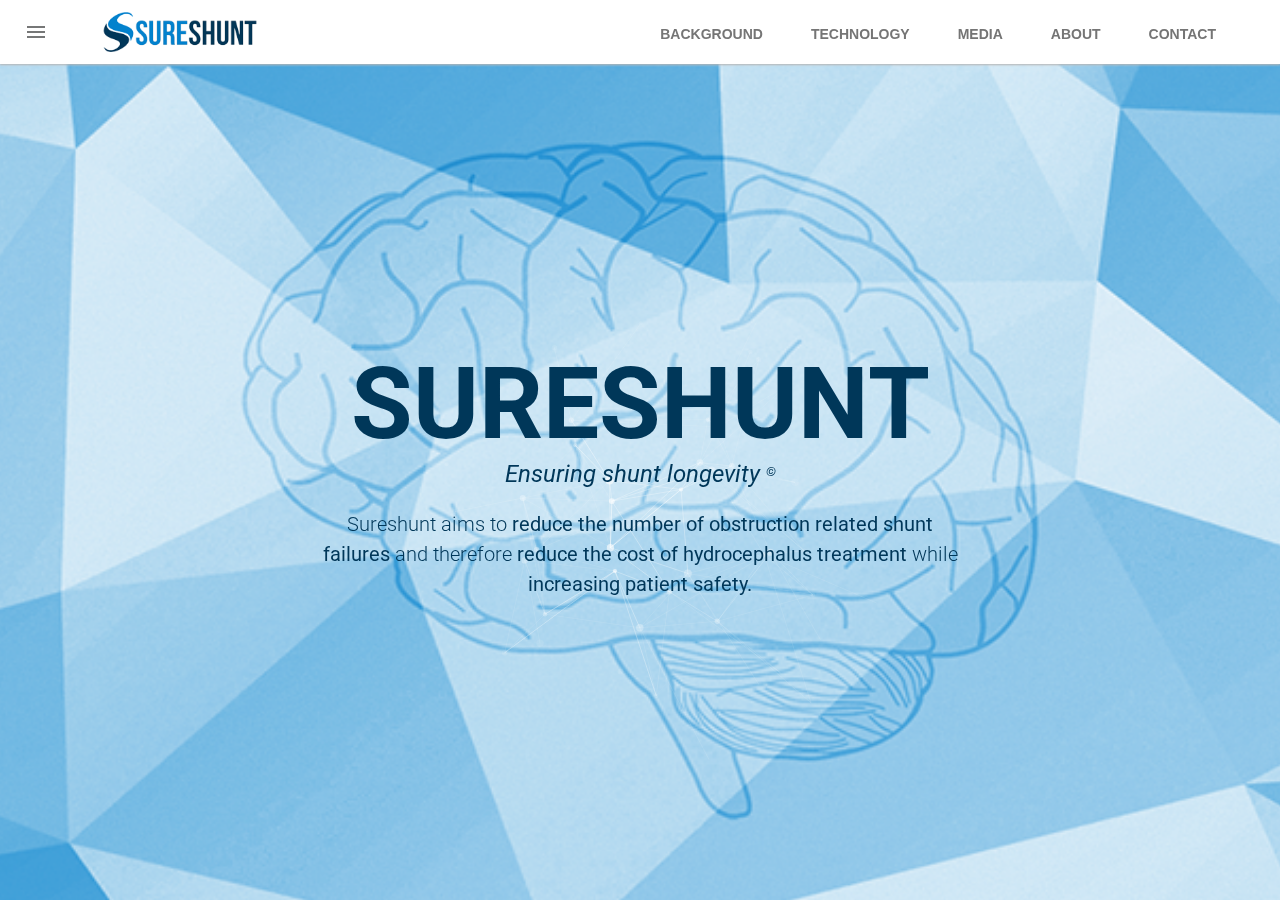
<file: index.html>
<!doctype html>
<!--
  Material Design Lite
  Copyright 2015 Google Inc. All rights reserved.

  Licensed under the Apache License, Version 2.0 (the "License");
  you may not use this file except in compliance with the License.
  You may obtain a copy of the License at

      https://www.apache.org/licenses/LICENSE-2.0

  Unless required by applicable law or agreed to in writing, software
  distributed under the License is distributed on an "AS IS" BASIS,
  WITHOUT WARRANTIES OR CONDITIONS OF ANY KIND, either express or implied.
  See the License for the specific language governing permissions and
  limitations under the License
-->

<html lang="en">
  <head>
    <meta charset="utf-8">
    <meta http-equiv="X-UA-Compatible" content="IE=edge">
    <meta name="viewport" content="width=device-width, initial-scale=1">
    <title>Sureshunt</title>

    <!-- Page styles -->
    <link href="https://fonts.googleapis.com/css?family=Roboto:regular,bold,italic,thin,light,bolditalic,black,medium&amp;lang=en" rel="stylesheet">
    <link href="https://fonts.googleapis.com/icon?family=Material+Icons" rel="stylesheet">
    <link rel="stylesheet" href="css/material.min.css">
    <link rel="stylesheet" href="css/styles.css">
        <style>
    #view-source {
      position: fixed;
      display: block;
      right: 0;
      bottom: 0;
      margin-right: 40px;
      margin-bottom: 40px;
      z-index: 900;
    }
    </style>
  </head>
  <body>
    <div class="mdl-layout mdl-js-layout mdl-layout--fixed-header">
      <div class="android-header mdl-layout__header mdl-layout__header--waterfall">
        <div class="mdl-layout__header-row">
          <span class="android-title mdl-layout-title">
            <a href="index.html"><img class="android-logo-image" src="images/android-logo.png"></a>
          </span>
          <!-- Add spacer, to align navigation to the right in desktop -->
          <div class="android-header-spacer mdl-layout-spacer"></div>
          
          <!-- Navigation -->
          <div class="android-navigation-container">
            <nav class="android-navigation mdl-navigation">
              <a class="mdl-navigation__link mdl-typography--text-uppercase" href="background.html">Background</a>
              <a class="mdl-navigation__link mdl-typography--text-uppercase" href="technology.html">Technology</a>
              
              <a class="mdl-navigation__link mdl-typography--text-uppercase" href="media.html">Media</a>
              <a class="mdl-navigation__link mdl-typography--text-uppercase" href="about.html">About</a>
              <a class="mdl-navigation__link mdl-typography--text-uppercase" href="contact.html">Contact</a>
            </nav>
          </div>
          <span class="android-mobile-title mdl-layout-title">
            <img class="android-logo-image" src="images/android-logo.png">
          </span>
        </div>
      </div>

      <!--sidebar-->
      <div class="android-drawer mdl-layout__drawer">
        <span class="mdl-layout-title">
          <img class="android-logo-image" src="images/android-logo2.png">
        </span>
        <nav class="mdl-navigation">
          <a class="mdl-navigation__link mdl-typography--text-uppercase" href="index.html">Home</a>
          <a class="mdl-navigation__link mdl-typography--text-uppercase" href="background.html">Background</a>
          <a class="mdl-navigation__link mdl-typography--text-uppercase" href="technology.html">Technology</a>
          <a class="mdl-navigation__link mdl-typography--text-uppercase" href="implementation.html">Implementation</a>
          <a class="mdl-navigation__link mdl-typography--text-uppercase" href="media.html">Media</a>
              <a class="mdl-navigation__link mdl-typography--text-uppercase" href="timeline.html">Timeline</a>
          <a class="mdl-navigation__link mdl-typography--text-uppercase" href="about.html">About</a>
          <a class="mdl-navigation__link mdl-typography--text-uppercase" href="contact.html">Contact</a>
        </nav>
      </div>
      <!--end sidebar-->

      <div class="mdl-layout__content">
        <div class="container demo-1">
          <div id="large-header" class="large-header">
            <canvas id="demo-canvas"></canvas>
            <div class="main-title">SURESHUNT</div>
            <div class="slogan"><i>Ensuring shunt longevity <span class ='copyright'><sup>&#169;</sup></span></i></div>
            <div class="hline"></div>
            <br>
            <br>
            <br>
            <div class="goal">Sureshunt aims to <strong>reduce the number of obstruction related shunt failures</strong> and therefore <strong>reduce the cost of hydrocephalus treatment</strong> while <strong>increasing patient safety.</strong></div>
            
          </div>

         
          <footer class="android-footer mdl-mega-footer">
            <div class="mdl-mega-footer--bottom-section">
            <a class="mdl-typography--font-light">Sureshunt &copy; 2017</a>
            </div>
          </footer> 
        </div>
      </div>
    </div>
    <script src="js/material.min.js"></script>
    <script src="js/TweenLite.min.js"></script>
    <script src="js/EasePack.min.js"></script>
    <script src="js/rAF.js"></script>
    <script src="js/demo-1.js"></script>
  </body>
</html>
</file>
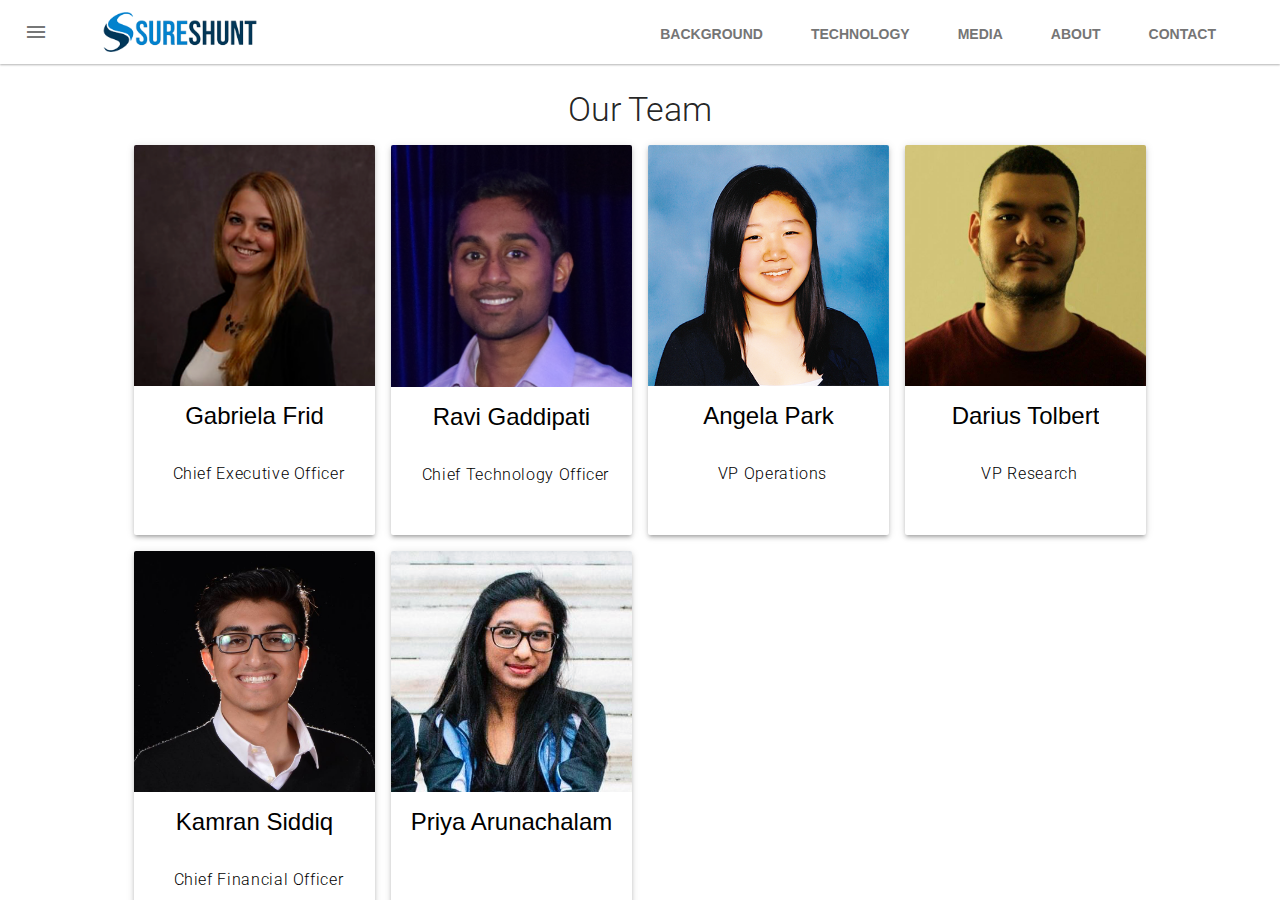
<file: about.html>
<!doctype html>
<!--
  Material Design Lite
  Copyright 2015 Google Inc. All rights reserved.

  Licensed under the Apache License, Version 2.0 (the "License");
  you may not use this file except in compliance with the License.
  You may obtain a copy of the License at

      https://www.apache.org/licenses/LICENSE-2.0

  Unless required by applicable law or agreed to in writing, software
  distributed under the License is distributed on an "AS IS" BASIS,
  WITHOUT WARRANTIES OR CONDITIONS OF ANY KIND, either express or implied.
  See the License for the specific language governing permissions and
  limitations under the License
-->

<html lang="en">
  <head>
    <meta charset="utf-8">
    <meta http-equiv="X-UA-Compatible" content="IE=edge">
    <meta name="viewport" content="width=device-width, initial-scale=1">
    <title>Sureshunt</title>

    <!-- Page styles -->
    <link href="https://fonts.googleapis.com/css?family=Roboto:regular,bold,italic,thin,light,bolditalic,black,medium&amp;lang=en" rel="stylesheet">
    <link href="https://fonts.googleapis.com/icon?family=Material+Icons" rel="stylesheet">
    <link rel="stylesheet" href="css/material.min.css">
    <link rel="stylesheet" href="css/styles.css">
    <style>
    #view-source {
      position: fixed;
      display: block;
      right: 0;
      bottom: 0;
      margin-right: 40px;
      margin-bottom: 40px;
      z-index: 900;
    }
    </style>
  </head>
  <body>
    <div class="mdl-layout mdl-js-layout mdl-layout--fixed-header">
      <div class="android-header mdl-layout__header mdl-layout__header--waterfall">
        <div class="mdl-layout__header-row">
          <span class="android-title mdl-layout-title">
            <a href="index.html"><img class="android-logo-image" src="images/android-logo.png"></a>
          </span>
          <!-- Add spacer, to align navigation to the right in desktop -->
          <div class="android-header-spacer mdl-layout-spacer"></div>
          
          <!-- Navigation -->
          <div class="android-navigation-container">
            <nav class="android-navigation mdl-navigation">
              <a class="mdl-navigation__link mdl-typography--text-uppercase" href="background.html">Background</a>
              <a class="mdl-navigation__link mdl-typography--text-uppercase" href="technology.html">Technology</a>

              <a class="mdl-navigation__link mdl-typography--text-uppercase" href="media.html">Media</a>
              <a class="mdl-navigation__link mdl-typography--text-uppercase" href="about.html">About</a>
              <a class="mdl-navigation__link mdl-typography--text-uppercase" href="contact.html">Contact</a>
            </nav>
          </div>
          <span class="android-mobile-title mdl-layout-title">
            <img class="android-logo-image" src="images/android-logo.png">
          </span>
        </div>
      </div>

      <!--sidebar-->
      <div class="android-drawer mdl-layout__drawer">
        <span class="mdl-layout-title">
          <img class="android-logo-image" src="images/android-logo2.png">
        </span>
        <nav class="mdl-navigation">
          <a class="mdl-navigation__link mdl-typography--text-uppercase" href="index.html">Home</a>
          <a class="mdl-navigation__link mdl-typography--text-uppercase" href="background.html">Background</a>
          <a class="mdl-navigation__link mdl-typography--text-uppercase" href="technology.html">Technology</a>
          <a class="mdl-navigation__link mdl-typography--text-uppercase" href="implementation.html">Implementation</a>
          
          <a class="mdl-navigation__link mdl-typography--text-uppercase" href="media.html">Media</a>
          <a class="mdl-navigation__link mdl-typography--text-uppercase" href="timeline.html">Timeline</a>
          <a class="mdl-navigation__link mdl-typography--text-uppercase" href="about.html">About</a>    
          <a class="mdl-navigation__link mdl-typography--text-uppercase" href="contact.html">Contact</a>
        </nav>
      </div>
      <!--end sidebar-->

      <div class="android-content mdl-layout__content">
        <a name="top"></a>
        <div class="aboutpadding">
          <div class="android-more-section">
            <div class="mdl-typography--font-light mdl-typography--display-1-color-contrast">Our Team</div>         
            <div class="android-card-container mdl-grid">
              <div class="mdl-cell mdl-cell--3-col mdl-cell--3-col-tablet mdl-cell--3-col-phone mdl-card mdl-shadow--3dp">
                <div class="mdl-card__media">
                  <img src="images/gabi.png">
                </div>
                <div class="mdl-card__title">
                   <h4 class="mdl-card__title-text">Gabriela Frid</h4>
                </div>
                <div class="mdl-card__supporting-text">
                  <span class="mdl-typography--font-light mdl-typography--subhead">
                  Chief Executive Officer
                  </span>
                </div>
                <!--<div class="mdl-card__actions">
                   <a class="android-link mdl-button mdl-js-button mdl-typography--text-uppercase" href="">
                     Read More
                     <i class="material-icons">chevron_right</i>
                   </a>
                </div>-->
              </div>

              <div class="mdl-cell mdl-cell--3-col mdl-cell--3-col-tablet mdl-cell--3-col-phone mdl-card mdl-shadow--3dp">
                <div class="mdl-card__media">
                  <img src="images/ravi.png">
                </div>
                <div class="mdl-card__title">
                   <h4 class="mdl-card__title-text">Ravi Gaddipati</h4>
                </div>
                <div class="mdl-card__supporting-text">
                  <span class="mdl-typography--font-light mdl-typography--subhead">
                  Chief Technology Officer
                  </span>
                </div>
                <!--<div class="mdl-card__actions">
                   <a class="android-link mdl-button mdl-js-button mdl-typography--text-uppercase" href="">
                     Read More
                     <i class="material-icons">chevron_right</i>
                   </a>
                </div>-->
              </div>
              <div class="mdl-cell mdl-cell--3-col mdl-cell--3-col-tablet mdl-cell--3-col-phone mdl-card mdl-shadow--3dp">
                <div class="mdl-card__media">
                  <img src="images/angela.png">
                </div>
                <div class="mdl-card__title">
                   <h4 class="mdl-card__title-text">Angela Park</h4>
                </div>
                <div class="mdl-card__supporting-text">
                  <span class="mdl-typography--font-light mdl-typography--subhead">
                    VP Operations
                  </span>
                </div>
                <!--<div class="mdl-card__actions">
                   <a class="android-link mdl-button mdl-js-button mdl-typography--text-uppercase" href="">
                     Read More
                     <i class="material-icons">chevron_right</i>
                   </a>
                </div>-->
              </div>
          
              <div class="mdl-cell mdl-cell--3-col mdl-cell--3-col-tablet mdl-cell--3-col-phone mdl-card mdl-shadow--3dp">
                <div class="mdl-card__media">
                  <img src="images/darius.png">
                </div>
                <div class="mdl-card__title">
                   <h4 class="mdl-card__title-text">Darius Tolbert</h4>
                </div>
                <div class="mdl-card__supporting-text">
                  <span class="mdl-typography--font-light mdl-typography--subhead">
                  VP Research
                  </span>
                </div>
                <!--<div class="mdl-card__actions">
                   <a class="android-link mdl-button mdl-js-button mdl-typography--text-uppercase" href="">
                     Read More
                     <i class="material-icons">chevron_right</i>
                   </a>
                </div>-->
              </div>

              <div class="mdl-cell mdl-cell--3-col mdl-cell--3-col-tablet mdl-cell--3-col-phone mdl-card mdl-shadow--3dp">
                <div class="mdl-card__media">
                  <img src="images/kamran.png">
                </div>
                <div class="mdl-card__title">
                   <h4 class="mdl-card__title-text">Kamran Siddiq</h4>
                </div>
                <div class="mdl-card__supporting-text">
                  <span class="mdl-typography--font-light mdl-typography--subhead">Chief Financial Officer</span>
                </div>
              </div>


              <div class="mdl-cell mdl-cell--3-col mdl-cell--3-col-tablet mdl-cell--3-col-phone mdl-card mdl-shadow--3dp">
                <div class="mdl-card__media">
                  <img src="images/priya.png">
                </div>
                <div class="mdl-card__title">
                   <h4 class="mdl-card__title-text">Priya Arunachalam</h4>
                </div>
                <div class="mdl-card__supporting-text">
                  <span class="mdl-typography--font-light mdl-typography--subhead">
                    
                  </span>
                </div>
                <!--<div class="mdl-card__actions">
                   <a class="android-link mdl-button mdl-js-button mdl-typography--text-uppercase" href="">
                     read more?
                     <i class="material-icons">chevron_right</i>
                   </a>
                </div>-->
              </div>

            </div>
          </div><!--end android more section-->

          <!--ADVISORS-->
          <div class="android-more-section">
            <div class="mdl-typography--font-light mdl-typography--display-1-color-contrast">Advisors</div>         
            <div class="android-card-container mdl-grid">
              <div class="mdl-cell mdl-cell--3-col mdl-cell--3-col-tablet mdl-cell--3-col-phone mdl-card mdl-shadow--3dp">
                <div class="mdl-card__media">
                  <img src="images/cb.jpg">
                </div>
                <div class="mdl-card__title">
                   <h4 class="mdl-card__title-text">Chetan Bettegowda, M.D., Ph.D</h4>
                </div>
                <div class="mdl-card__supporting-text">
                  <span class="mdl-typography--font-light mdl-typography--subhead">
                    Johns Hopkins Hospital
                    <br>
                    Department of Neurosurgery
                  </span>
                </div>
                <!--<div class="mdl-card__actions">
                   <a class="android-link mdl-button mdl-js-button mdl-typography--text-uppercase" href="">
                     Read More
                     <i class="material-icons">chevron_right</i>
                   </a>
                </div>-->
              </div>

              <div class="mdl-cell mdl-cell--3-col mdl-cell--3-col-tablet mdl-cell--3-col-phone mdl-card mdl-shadow--3dp">
                <div class="mdl-card__media">
                  <img src="images/tomas.jpg">
                </div>
                <div class="mdl-card__title">
                   <h4 class="mdl-card__title-text">Tomas Garzon-Muvdi, M.D.</h4>
                </div>
                <div class="mdl-card__supporting-text">
                  <span class="mdl-typography--font-light mdl-typography--subhead">
                  <br>
                    Johns Hopkins Hospital
                    <br>
                    Department of Neurosurgery
                  </span>
                </div>
                <!--<div class="mdl-card__actions">
                   <a class="android-link mdl-button mdl-js-button mdl-typography--text-uppercase" href="">
                     Read More
                     <i class="material-icons">chevron_right</i>
                   </a>
                </div>-->
              </div>
              <div class="mdl-cell mdl-cell--3-col mdl-cell--3-col-tablet mdl-cell--3-col-phone mdl-card mdl-shadow--3dp">
                <div class="mdl-card__media">
                  <img src="images/logsdon.jpg">
                </div>
                <div class="mdl-card__title">
                   <h4 class="mdl-card__title-text">Elizabeth Logsdon, Ph.D</h4>
                </div>
                <div class="mdl-card__supporting-text">
                  <span class="mdl-typography--font-light mdl-typography--subhead">
                  <br>
                    Johns Hopkins University
                    <br>
                    Biomedical Engineering
                  </span>
                </div>
                <!--<div class="mdl-card__actions">
                   <a class="android-link mdl-button mdl-js-button mdl-typography--text-uppercase" href="">
                     Read More
                     <i class="material-icons">chevron_right</i>
                   </a>
                </div>-->
              </div>
              <div class="mdl-cell mdl-cell--3-col mdl-cell--3-col-tablet mdl-cell--3-col-phone mdl-card mdl-shadow--3dp">
                <div class="mdl-card__media">
                  <img src="images/durr.jpg">
                </div>
                <div class="mdl-card__title">
                   <h4 class="mdl-card__title-text">Nicholas Durr, Ph.D</h4>
                </div>
                <div class="mdl-card__supporting-text">
                  <span class="mdl-typography--font-light mdl-typography--subhead">
                  <br>
                      Johns Hopkins University
                      <br>
                      Biomedical Engineering
                  </span>
                </div>
                <!--<div class="mdl-card__actions">
                   <a class="android-link mdl-button mdl-js-button mdl-typography--text-uppercase" href="">
                     read more?
                     <i class="material-icons">chevron_right</i>
                   </a>
                </div>-->
              </div>
              <div class="mdl-cell mdl-cell--3-col mdl-cell--3-col-tablet mdl-cell--3-col-phone mdl-card mdl-shadow--3dp">
                <div class="mdl-card__media">
                  <img src="images/allen.jpg">
                </div>
                <div class="mdl-card__title">
                   <h4 class="mdl-card__title-text">Robert Allen, Ph.D</h4>
                </div>
                <div class="mdl-card__supporting-text">
                  <span class="mdl-typography--font-light mdl-typography--subhead">
                  <br>
                  
                    Johns Hopkins University
                    <br>
                    Biomedical Engineering
                  </span>
                </div>
                <!--<div class="mdl-card__actions">
                   <a class="android-link mdl-button mdl-js-button mdl-typography--text-uppercase" href="">
                     Read More
                     <i class="material-icons">chevron_right</i>
                   </a>
                </div>-->
              </div>
              <div class="mdl-cell mdl-cell--3-col mdl-cell--3-col-tablet mdl-cell--3-col-phone mdl-card mdl-shadow--3dp">
                <div class="mdl-card__media">
                  <img src="images/ch.jpg">
                </div>
                <div class="mdl-card__title">
                   <h4 class="mdl-card__title-text">Carolyn Harris, Ph.D</h4>
                </div>
                <div class="mdl-card__supporting-text">
                  <span class="mdl-typography--font-light mdl-typography--subhead">
                  
                    Wayne State University
                    <br>
                    Department of Neurosurgery
                  </span>
                </div>
                <!--<div class="mdl-card__actions">
                   <a class="android-link mdl-button mdl-js-button mdl-typography--text-uppercase" href="">
                     Read More
                     <i class="material-icons">chevron_right</i>
                   </a>
                </div>-->
              </div>
              <div class="mdl-cell mdl-cell--3-col mdl-cell--3-col-tablet mdl-cell--3-col-phone mdl-card mdl-shadow--3dp">
                <div class="mdl-card__media">
                  <img src="images/dp.jpg">
                </div>
                <div class="mdl-card__title">
                   <h4 class="mdl-card__title-text">David Pascutti</h4>
                </div>
                <div class="mdl-card__supporting-text">
                  <span class="mdl-typography--font-light mdl-typography--subhead">
                  <br>
                  
                    Medical Murray
                    <br>
                    Business Development Engineer
                  </span>
                </div>
                <!--<div class="mdl-card__actions">
                   <a class="android-link mdl-button mdl-js-button mdl-typography--text-uppercase" href="">
                     Read More
                     <i class="material-icons">chevron_right</i>
                   </a>
                </div>-->
              </div>
            </div>
          </div><!--end android more section-->
          <!--end ADVISORS-->

          <footer class="android-footer mdl-mega-footer">
            <div class="mdl-mega-footer--bottom-section">
              <a class="mdl-typography--font-light">Sureshunt &copy; 2017</a>
            </div>

          </footer>
        </div><!--end about padding-->
      </div><!--end content-->
    <script src="js/material.min.js"></script>
  </body>
</html>
</file>
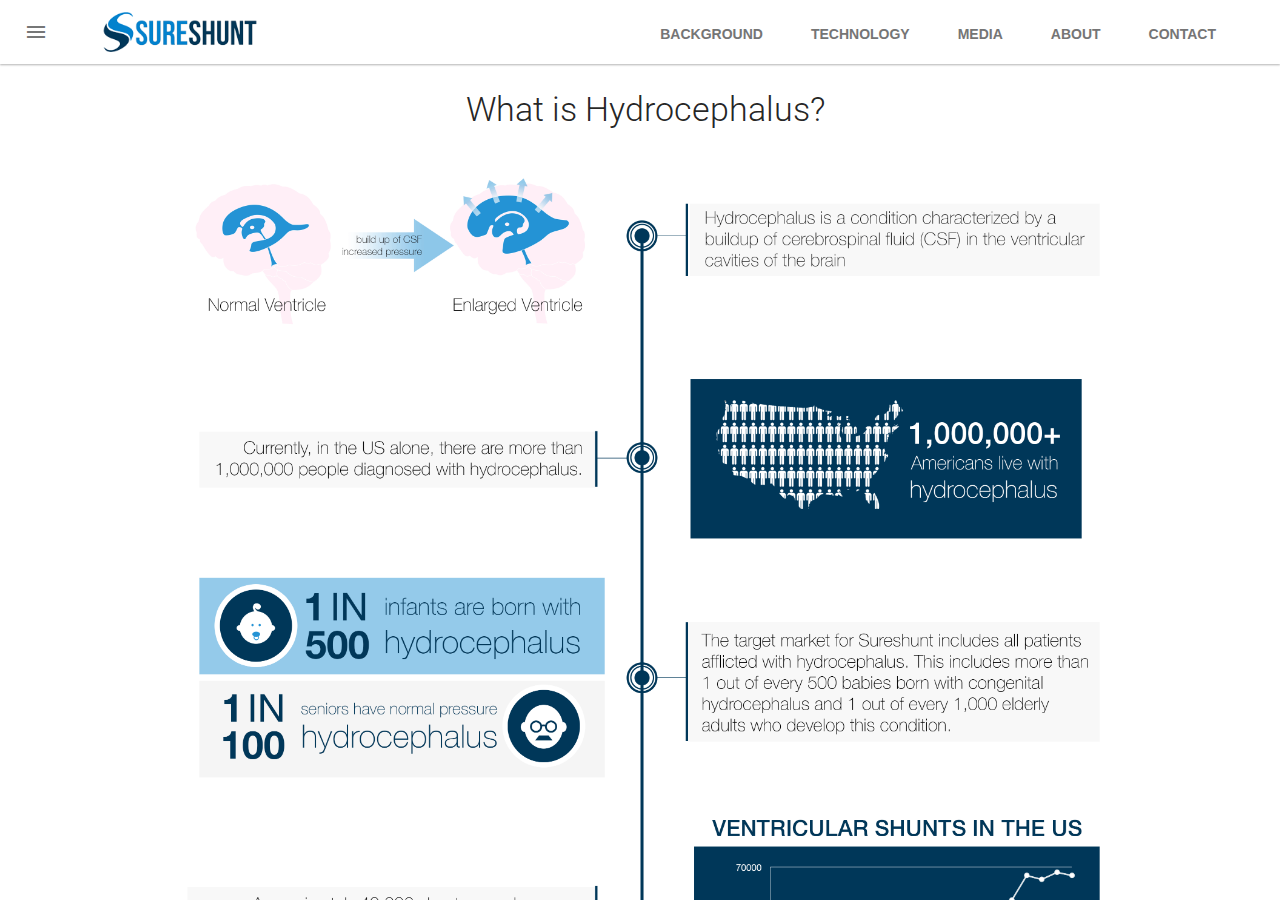
<file: background.html>
<!doctype html>
<!--
  Material Design Lite
  Copyright 2015 Google Inc. All rights reserved.

  Licensed under the Apache License, Version 2.0 (the "License");
  you may not use this file except in compliance with the License.
  You may obtain a copy of the License at

      https://www.apache.org/licenses/LICENSE-2.0

  Unless required by applicable law or agreed to in writing, software
  distributed under the License is distributed on an "AS IS" BASIS,
  WITHOUT WARRANTIES OR CONDITIONS OF ANY KIND, either express or implied.
  See the License for the specific language governing permissions and
  limitations under the License
-->

<html lang="en">
  <head>
    <meta charset="utf-8">
    <meta http-equiv="X-UA-Compatible" content="IE=edge">
    <meta name="viewport" content="width=device-width, initial-scale=1">
    <title>Sureshunt</title>

    <!-- Page styles -->
    <link href="https://fonts.googleapis.com/css?family=Roboto:regular,bold,italic,thin,light,bolditalic,black,medium&amp;lang=en" rel="stylesheet">
    <link href="https://fonts.googleapis.com/icon?family=Material+Icons" rel="stylesheet">
    <link rel="stylesheet" href="css/material.min.css">
    <link rel="stylesheet" href="css/styles.css">
    <style>
    #view-source {
      position: fixed;
      display: block;
      right: 0;
      bottom: 0;
      margin-right: 40px;
      margin-bottom: 40px;
      z-index: 900;
    }
    </style>
  </head>
  <body>
    <div class="mdl-layout mdl-js-layout mdl-layout--fixed-header">
      <div class="android-header mdl-layout__header mdl-layout__header--waterfall">
        <div class="mdl-layout__header-row">
          <span class="android-title mdl-layout-title">
            <a href="index.html"><img class="android-logo-image" src="images/android-logo.png"></a>
          </span>
          <!-- Add spacer, to align navigation to the right in desktop -->
          <div class="android-header-spacer mdl-layout-spacer"></div>
         
          <!-- Navigation -->
          <div class="android-navigation-container">
            <nav class="android-navigation mdl-navigation">
              <a class="mdl-navigation__link mdl-typography--text-uppercase" href="background.html">Background</a>
              <a class="mdl-navigation__link mdl-typography--text-uppercase" href="technology.html">Technology</a>

              <a class="mdl-navigation__link mdl-typography--text-uppercase" href="media.html">Media</a>
              <a class="mdl-navigation__link mdl-typography--text-uppercase" href="about.html">About</a>
              <a class="mdl-navigation__link mdl-typography--text-uppercase" href="contact.html">Contact</a>
            </nav>
          </div>
          <span class="android-mobile-title mdl-layout-title">
            <img class="android-logo-image" src="images/android-logo.png">
          </span>
        </div>
      </div>

      <!--sidebar-->
      <div class="android-drawer mdl-layout__drawer">
        <span class="mdl-layout-title">
          <img class="android-logo-image" src="images/android-logo2.png">
        </span>
        <nav class="mdl-navigation">
          <a class="mdl-navigation__link mdl-typography--text-uppercase" href="index.html">Home</a>
          <a class="mdl-navigation__link mdl-typography--text-uppercase" href="background.html">Background</a>
          <a class="mdl-navigation__link mdl-typography--text-uppercase" href="technology.html">Technology</a>
          <a class="mdl-navigation__link mdl-typography--text-uppercase" href="implementation.html">Implementation</a>
          <a class="mdl-navigation__link mdl-typography--text-uppercase" href="media.html">Media</a>
          <a class="mdl-navigation__link mdl-typography--text-uppercase" href="timeline.html">Timeline</a>
          <a class="mdl-navigation__link mdl-typography--text-uppercase" href="about.html">About</a>
          <a class="mdl-navigation__link mdl-typography--text-uppercase" href="contact.html">Contact</a>
        </nav>
      </div>
      <!--end sidebar-->

      <div class="android-content mdl-layout__content">
        <a name="top"></a>
        <div class="android-customized-section">
          <div class="android-customized-section-text">

            <div class="mdl-typography--font-light mdl-typography--display-1-color-contrast bcenter">What is Hydrocephalus?</div>

            <p class="mdl-typography--font-light">
              <div class="bwidth">
              
              <div class="bgif"><img src="images/background.gif" width="1000px"></div>

  

          </div>
        </div>

        <footer class="android-footer mdl-mega-footer">
          <div class="mdl-mega-footer--bottom-section">
            <a class="mdl-typography--font-light">Sureshunt &copy; 2017</a>
          </div>
        </footer>
      </div>
    </div>
    <script src="js/material.min.js"></script>


  </body>
</html>
</file>
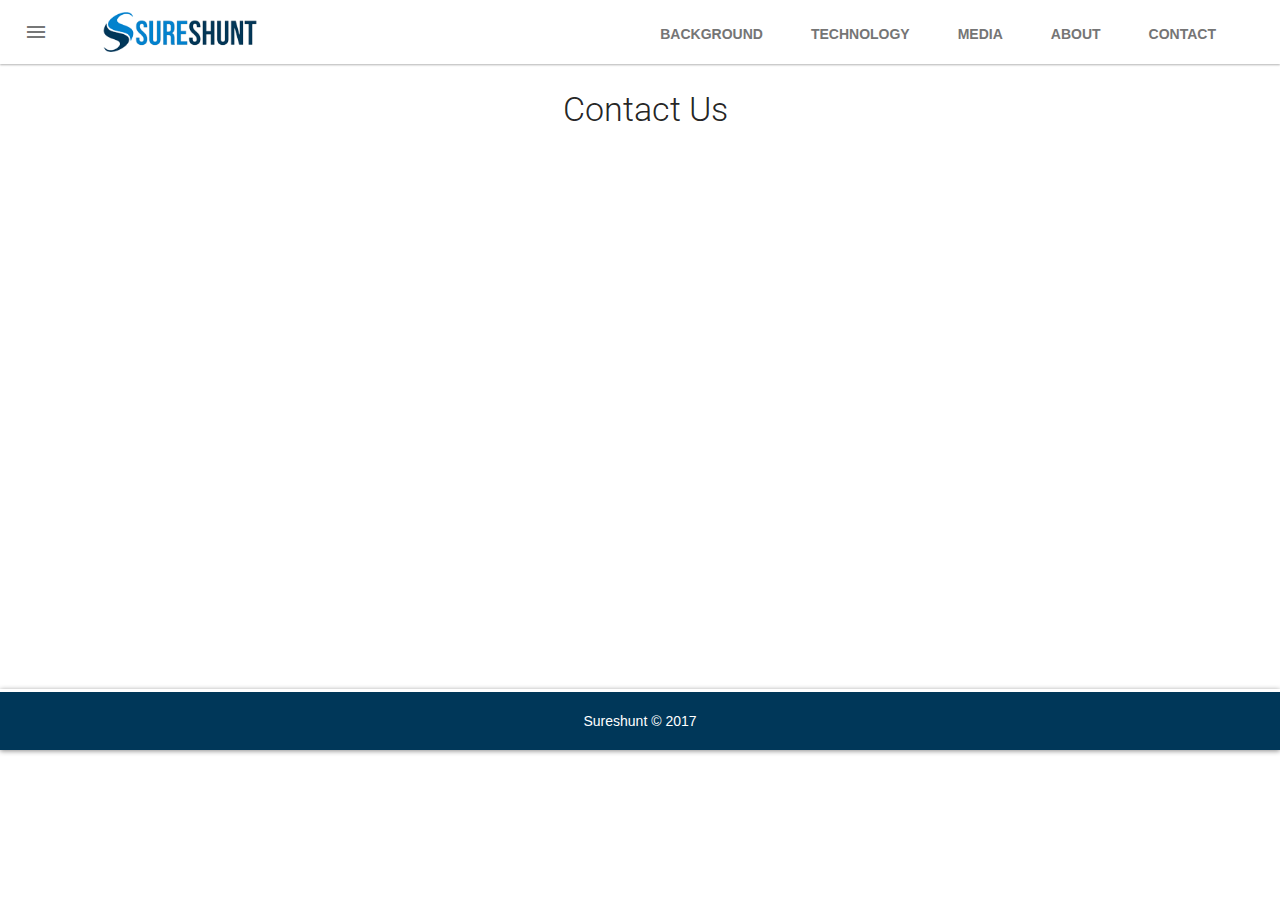
<file: contact.html>
<!doctype html>
<!--
  Material Design Lite
  Copyright 2015 Google Inc. All rights reserved.

  Licensed under the Apache License, Version 2.0 (the "License");
  you may not use this file except in compliance with the License.
  You may obtain a copy of the License at

      https://www.apache.org/licenses/LICENSE-2.0

  Unless required by applicable law or agreed to in writing, software
  distributed under the License is distributed on an "AS IS" BASIS,
  WITHOUT WARRANTIES OR CONDITIONS OF ANY KIND, either express or implied.
  See the License for the specific language governing permissions and
  limitations under the License
-->

<html lang="en">
  <head>
    <meta charset="utf-8">
    <meta http-equiv="X-UA-Compatible" content="IE=edge">
    <meta name="viewport" content="width=device-width, initial-scale=1">
    <title>Sureshunt</title>

    <!-- Page styles -->
    <link href="https://fonts.googleapis.com/css?family=Roboto:regular,bold,italic,thin,light,bolditalic,black,medium&amp;lang=en" rel="stylesheet">
    <link href="https://fonts.googleapis.com/icon?family=Material+Icons" rel="stylesheet">
    <link rel="stylesheet" href="css/material.min.css">
    <link rel="stylesheet" href="css/styles.css">
    <style>
    #view-source {
      position: fixed;
      display: block;
      right: 0;
      bottom: 0;
      margin-right: 40px;
      margin-bottom: 40px;
      z-index: 900;
    }
    </style>
  </head>
  <body>
    <div class="mdl-layout mdl-js-layout mdl-layout--fixed-header">

      <div class="android-header mdl-layout__header mdl-layout__header--waterfall">
        <div class="mdl-layout__header-row">
          <span class="android-title mdl-layout-title">
            <a href="index.html"><img class="android-logo-image" src="images/android-logo.png"></a>
          </span>
          <!-- Add spacer, to align navigation to the right in desktop -->
          <div class="android-header-spacer mdl-layout-spacer"></div>
          
          <!-- Navigation -->
          <div class="android-navigation-container">
            <nav class="android-navigation mdl-navigation">
              <a class="mdl-navigation__link mdl-typography--text-uppercase" href="background.html">Background</a>
              <a class="mdl-navigation__link mdl-typography--text-uppercase" href="technology.html">Technology</a>

              <a class="mdl-navigation__link mdl-typography--text-uppercase" href="media.html">Media</a>
              <a class="mdl-navigation__link mdl-typography--text-uppercase" href="about.html">About</a>
              <a class="mdl-navigation__link mdl-typography--text-uppercase" href="contact.html">Contact</a>
            </nav>
          </div>
          <span class="android-mobile-title mdl-layout-title">
            <img class="android-logo-image" src="images/android-logo.png">
          </span>
        </div>
      </div>

      <!--sidebar-->
      <div class="android-drawer mdl-layout__drawer">
        <span class="mdl-layout-title">
          <img class="android-logo-image" src="images/android-logo2.png">
        </span>
        <nav class="mdl-navigation">
          <a class="mdl-navigation__link mdl-typography--text-uppercase" href="index.html">Home</a>
          <a class="mdl-navigation__link mdl-typography--text-uppercase" href="background.html">Background</a>
          <a class="mdl-navigation__link mdl-typography--text-uppercase" href="technology.html">Technology</a>
          <a class="mdl-navigation__link mdl-typography--text-uppercase" href="implementation.html">Implementation</a>
          <a class="mdl-navigation__link mdl-typography--text-uppercase" href="media.html">Media</a>
          <a class="mdl-navigation__link mdl-typography--text-uppercase" href="timeline.html">Timeline</a>
          <a class="mdl-navigation__link mdl-typography--text-uppercase" href="about.html">About</a>
          <a class="mdl-navigation__link mdl-typography--text-uppercase" href="contact.html">Contact</a>
        </nav>
      </div>
      <!--end sidebar-->

      <div class="android-content mdl-layout__content">
        <a name="top"></a>
        
        <div class="android-customized-section">
          <div class="android-customized-section-text">
            <div class="mdl-typography--font-light mdl-typography--display-1-color-contrast bcenter">Contact Us</div>
          </div>
        </div>
      
        <div class="googleform">
          <div class="gfinside">
            <iframe src="https://docs.google.com/forms/d/1ZON1gunx5grT_TeZ8T9ivAebC_uYKIK_4foMIw4_I-Q/viewform?embedded=true" width="760" height="1100" frameborder="0" marginheight="0" marginwidth="0">Loading...</iframe>
          </div>
        </div>

        <footer class="android-footer mdl-mega-footer">
          <div class="mdl-mega-footer--bottom-section">
            <a class="mdl-typography--font-light">Sureshunt &copy; 2017</a>
          </div>

        </footer>
      </div>
    </div>
    <script src="js/material.min.js"></script>


  </body>
</html>
</file>
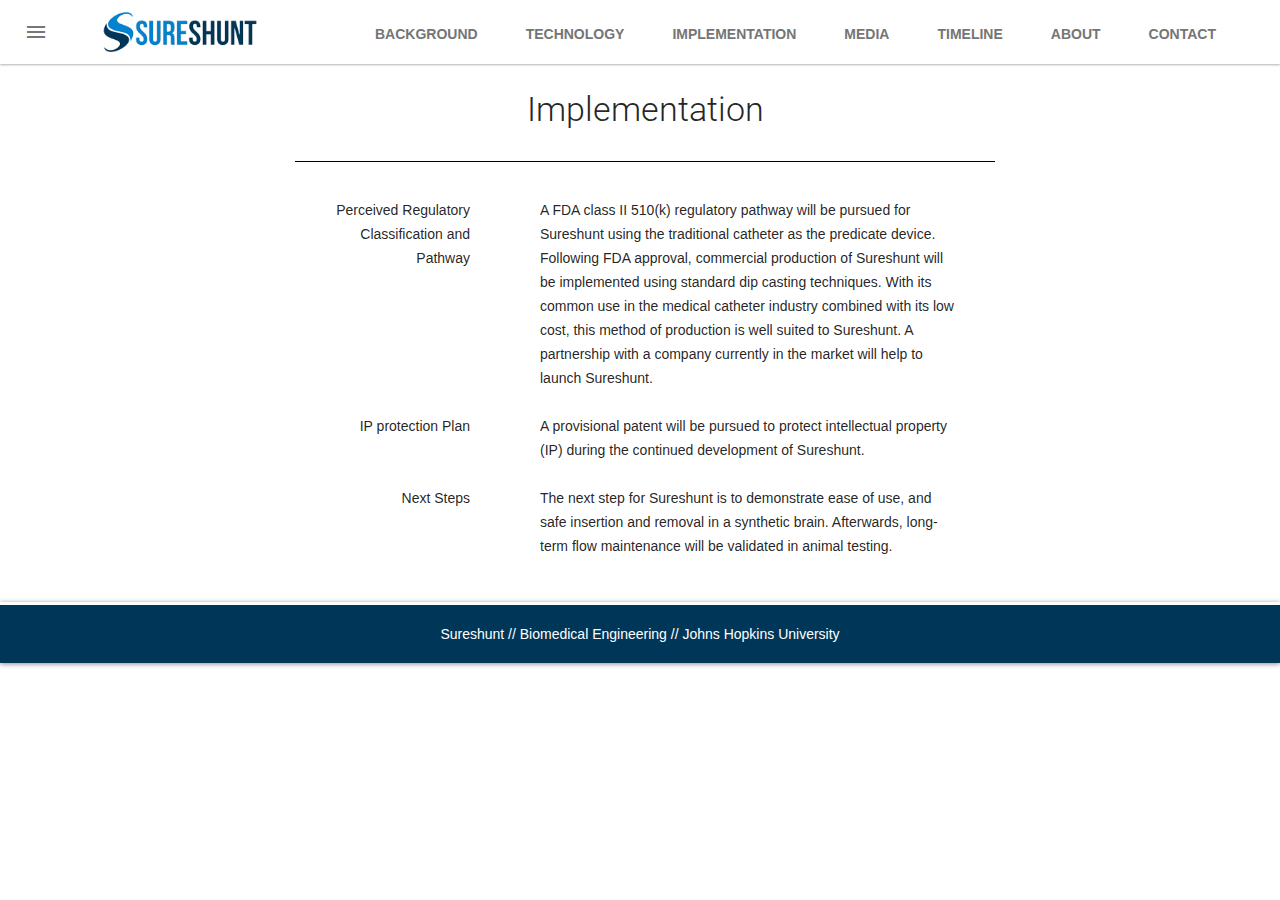
<file: implementation.html>
<!doctype html>
<!--
  Material Design Lite
  Copyright 2015 Google Inc. All rights reserved.

  Licensed under the Apache License, Version 2.0 (the "License");
  you may not use this file except in compliance with the License.
  You may obtain a copy of the License at

      https://www.apache.org/licenses/LICENSE-2.0

  Unless required by applicable law or agreed to in writing, software
  distributed under the License is distributed on an "AS IS" BASIS,
  WITHOUT WARRANTIES OR CONDITIONS OF ANY KIND, either express or implied.
  See the License for the specific language governing permissions and
  limitations under the License
-->

<html lang="en">
  <head>
    <meta charset="utf-8">
    <meta http-equiv="X-UA-Compatible" content="IE=edge">
    <meta name="viewport" content="width=device-width, initial-scale=1">
    <title>Sureshunt</title>

    <!-- Page styles -->
    <link href="https://fonts.googleapis.com/css?family=Roboto:regular,bold,italic,thin,light,bolditalic,black,medium&amp;lang=en" rel="stylesheet">
    <link href="https://fonts.googleapis.com/icon?family=Material+Icons" rel="stylesheet">
    <link rel="stylesheet" href="css/material.min.css">
    <link rel="stylesheet" href="css/styles.css">
    <style>
    #view-source {
      position: fixed;
      display: block;
      right: 0;
      bottom: 0;
      margin-right: 40px;
      margin-bottom: 40px;
      z-index: 900;
    }
    </style>
  </head>
  <body>
    <div class="mdl-layout mdl-js-layout mdl-layout--fixed-header">
      <div class="android-header mdl-layout__header mdl-layout__header--waterfall">
        <div class="mdl-layout__header-row">
          <span class="android-title mdl-layout-title">
            <a href="index.html"><img class="android-logo-image" src="images/android-logo.png"></a>
          </span>
          <!-- Add spacer, to align navigation to the right in desktop -->
          <div class="android-header-spacer mdl-layout-spacer"></div>
         
          <!-- Navigation -->
          <div class="android-navigation-container">
            <nav class="android-navigation mdl-navigation">
              <a class="mdl-navigation__link mdl-typography--text-uppercase" href="background.html">Background</a>
              <a class="mdl-navigation__link mdl-typography--text-uppercase" href="technology.html">Technology</a>
              <a class="mdl-navigation__link mdl-typography--text-uppercase" href="implementation.html">Implementation</a>

              <a class="mdl-navigation__link mdl-typography--text-uppercase" href="media.html">Media</a>
              <a class="mdl-navigation__link mdl-typography--text-uppercase" href="timeline.html">Timeline</a>
              <a class="mdl-navigation__link mdl-typography--text-uppercase" href="about.html">About</a>
              <a class="mdl-navigation__link mdl-typography--text-uppercase" href="contact.html">Contact</a>
            </nav>
          </div>
          <span class="android-mobile-title mdl-layout-title">
            <img class="android-logo-image" src="images/android-logo.png">
          </span>
        </div>
      </div>

      <!--sidebar-->
      <div class="android-drawer mdl-layout__drawer">
        <span class="mdl-layout-title">
          <img class="android-logo-image" src="images/android-logo2.png">
        </span>
        <nav class="mdl-navigation">
          <a class="mdl-navigation__link mdl-typography--text-uppercase" href="index.html">Home</a>
          <a class="mdl-navigation__link mdl-typography--text-uppercase" href="background.html">Background</a>
          <a class="mdl-navigation__link mdl-typography--text-uppercase" href="technology.html">Technology</a>
          <a class="mdl-navigation__link mdl-typography--text-uppercase" href="implementation.html">Implementation</a>

          <a class="mdl-navigation__link mdl-typography--text-uppercase" href="media.html">Media</a>
          <a class="mdl-navigation__link mdl-typography--text-uppercase" href="timeline.html">Timeline</a>
          <a class="mdl-navigation__link mdl-typography--text-uppercase" href="about.html">About</a>
          <a class="mdl-navigation__link mdl-typography--text-uppercase" href="contact.html">Contact</a>
        </nav>
      </div>
      <!--end sidebar-->

      <div class="android-content mdl-layout__content">
        <a name="top"></a>
        <div class="android-customized-section">
          <div class="android-customized-section-text">

            <div class="mdl-typography--font-light mdl-typography--display-1-color-contrast bcenter">Implementation</div>
            <p class="mdl-typography--font-light">
              <div class="bwidth">
                <div class="news">
                  <!--<div class="bcenter newstitle">...</div>-->
                  <div class="hline2"></div>
                  <br>
                  <div class="bleft11">
                    <p>
                      Perceived Regulatory Classification and <br>Pathway<br><br><br><br><br><br><br>IP protection Plan<br><br><br>Next Steps<br><br>

                    
                  </div>
                  <div class="bmiddle11">
                    <p>     </p>
                    <br>
                  </div>
                  <div class="bright11">
                    <p>
                      A FDA class II 510(k) regulatory pathway will be pursued for Sureshunt using the traditional catheter as the predicate device. Following FDA approval, commercial production of Sureshunt will be implemented using standard dip casting techniques. With its common use in the medical catheter industry combined with its low cost, this method of production is well suited to Sureshunt. A partnership with a company currently in the market will help to launch Sureshunt. 
<br><br>

                      
A provisional patent will be pursued to protect intellectual property (IP) during the continued development of Sureshunt.

                      <br><br>
                      The next step for Sureshunt is to demonstrate ease of use, and safe insertion and removal in a synthetic brain. Afterwards, long-term flow maintenance will be validated in animal testing.

                
                    </p>
    
                  </div>
                  <br>
                  <br>
                  <br>
                  <br>
                  <br>
                  <br>
                  <br>
                  <br>
                  <br>
                  <br>
                  <br>
                  <br>
                  <br>
                  <br>
                  <br>
                  <br>
                  <br>
                  <br>
                  <br>
                  <br>
                  <br>



            </div>
          </div>
        </div>

        <footer class="android-footer mdl-mega-footer">
          <div class="mdl-mega-footer--bottom-section">
            <a class="mdl-typography--font-light">Sureshunt // Biomedical Engineering // Johns Hopkins University</a>
          </div>
        </footer>
      </div>
    </div>
    <script src="js/material.min.js"></script>


  </body>
</html>
</file>
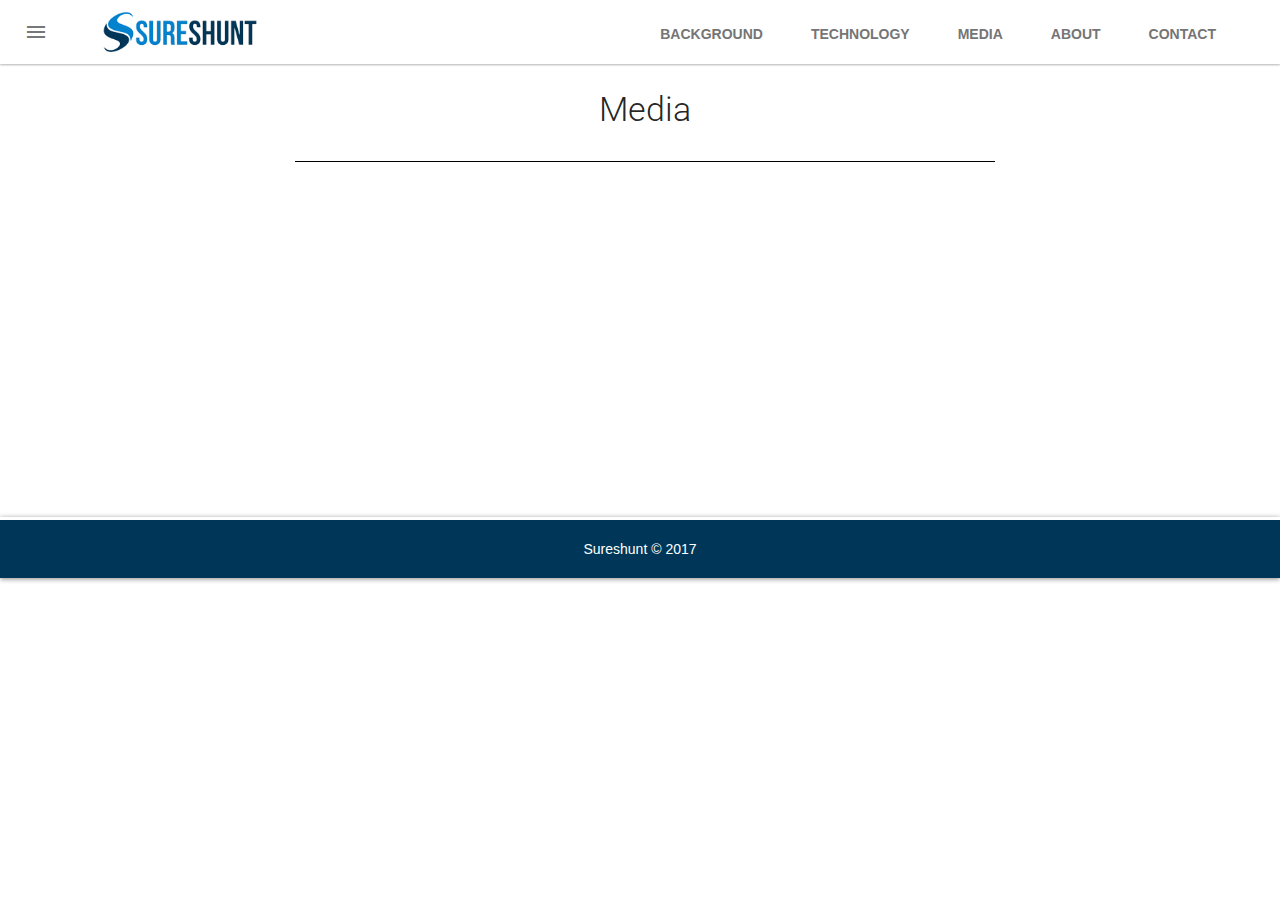
<file: media.html>
<!doctype html>
<!--
  Material Design Lite
  Copyright 2015 Google Inc. All rights reserved.

  Licensed under the Apache License, Version 2.0 (the "License");
  you may not use this file except in compliance with the License.
  You may obtain a copy of the License at

      https://www.apache.org/licenses/LICENSE-2.0

  Unless required by applicable law or agreed to in writing, software
  distributed under the License is distributed on an "AS IS" BASIS,
  WITHOUT WARRANTIES OR CONDITIONS OF ANY KIND, either express or implied.
  See the License for the specific language governing permissions and
  limitations under the License
-->

<html lang="en">
  <head>
    <meta charset="utf-8">
    <meta http-equiv="X-UA-Compatible" content="IE=edge">
    <meta name="viewport" content="width=device-width, initial-scale=1">
    <title>Sureshunt</title>

    <!-- Page styles -->
    <link href="https://fonts.googleapis.com/css?family=Roboto:regular,bold,italic,thin,light,bolditalic,black,medium&amp;lang=en" rel="stylesheet">
    <link href="https://fonts.googleapis.com/icon?family=Material+Icons" rel="stylesheet">
    <link rel="stylesheet" href="css/material.min.css">
    <link rel="stylesheet" href="css/styles.css">
    <style>
    #view-source {
      position: fixed;
      display: block;
      right: 0;
      bottom: 0;
      margin-right: 40px;
      margin-bottom: 40px;
      z-index: 900;
    }
    </style>
  </head>
  <body>
    <div class="mdl-layout mdl-js-layout mdl-layout--fixed-header">
      <div class="android-header mdl-layout__header mdl-layout__header--waterfall">
        <div class="mdl-layout__header-row">
          <span class="android-title mdl-layout-title">
            <a href="index.html"><img class="android-logo-image" src="images/android-logo.png"></a>
          </span>
          <!-- Add spacer, to align navigation to the right in desktop -->
          <div class="android-header-spacer mdl-layout-spacer"></div>
         
          <!-- Navigation -->
          <div class="android-navigation-container">
            <nav class="android-navigation mdl-navigation">
              <a class="mdl-navigation__link mdl-typography--text-uppercase" href="background.html">Background</a>
              <a class="mdl-navigation__link mdl-typography--text-uppercase" href="technology.html">Technology</a>

              <a class="mdl-navigation__link mdl-typography--text-uppercase" href="media.html">Media</a>
              <a class="mdl-navigation__link mdl-typography--text-uppercase" href="about.html">About</a>
              <a class="mdl-navigation__link mdl-typography--text-uppercase" href="contact.html">Contact</a>
            </nav>
          </div>
          <span class="android-mobile-title mdl-layout-title">
            <img class="android-logo-image" src="images/android-logo.png">
          </span>
        </div>
      </div>

      <!--sidebar-->
      <div class="android-drawer mdl-layout__drawer">
        <span class="mdl-layout-title">
          <img class="android-logo-image" src="images/android-logo2.png">
        </span>
        <nav class="mdl-navigation">
          <a class="mdl-navigation__link mdl-typography--text-uppercase" href="index.html">Home</a>
          <a class="mdl-navigation__link mdl-typography--text-uppercase" href="background.html">Background</a>
          <a class="mdl-navigation__link mdl-typography--text-uppercase" href="technology.html">Technology</a>
          <a class="mdl-navigation__link mdl-typography--text-uppercase" href="implementation.html">Implementation</a>

          <a class="mdl-navigation__link mdl-typography--text-uppercase" href="media.html">Media</a>
          <a class="mdl-navigation__link mdl-typography--text-uppercase" href="timeline.html">Timeline</a>
          <a class="mdl-navigation__link mdl-typography--text-uppercase" href="about.html">About</a>
          <a class="mdl-navigation__link mdl-typography--text-uppercase" href="contact.html">Contact</a>
        </nav>
      </div>
      <!--end sidebar-->

      <div class="android-content mdl-layout__content">
        <a name="top"></a>
        <div class="android-customized-section">
          <div class="android-customized-section-text">

            <div class="mdl-typography--font-light mdl-typography--display-1-color-contrast bcenter">Media</div>
            <p class="mdl-typography--font-light">
              <div class="bwidth">
                <div class="news">
                  <!--<div class="bcenter newstitle">...</div>-->
                  <div class="hline2"></div>
                  <br>
                  <div class="videoframe"><iframe width="560" height="315" src="https://www.youtube.com/embed/d19GBqR5UvQ" frameborder="0" allowfullscreen></iframe></div>
                  <br>
                
            </div>
          </div>
        </div>

        <footer class="android-footer mdl-mega-footer">
          <div class="mdl-mega-footer--bottom-section">
            <a class="mdl-typography--font-light">Sureshunt &copy; 2017</a>
          </div>
        </footer>
      </div>
    </div>
    <script src="js/material.min.js"></script>


  </body>
</html>
</file>
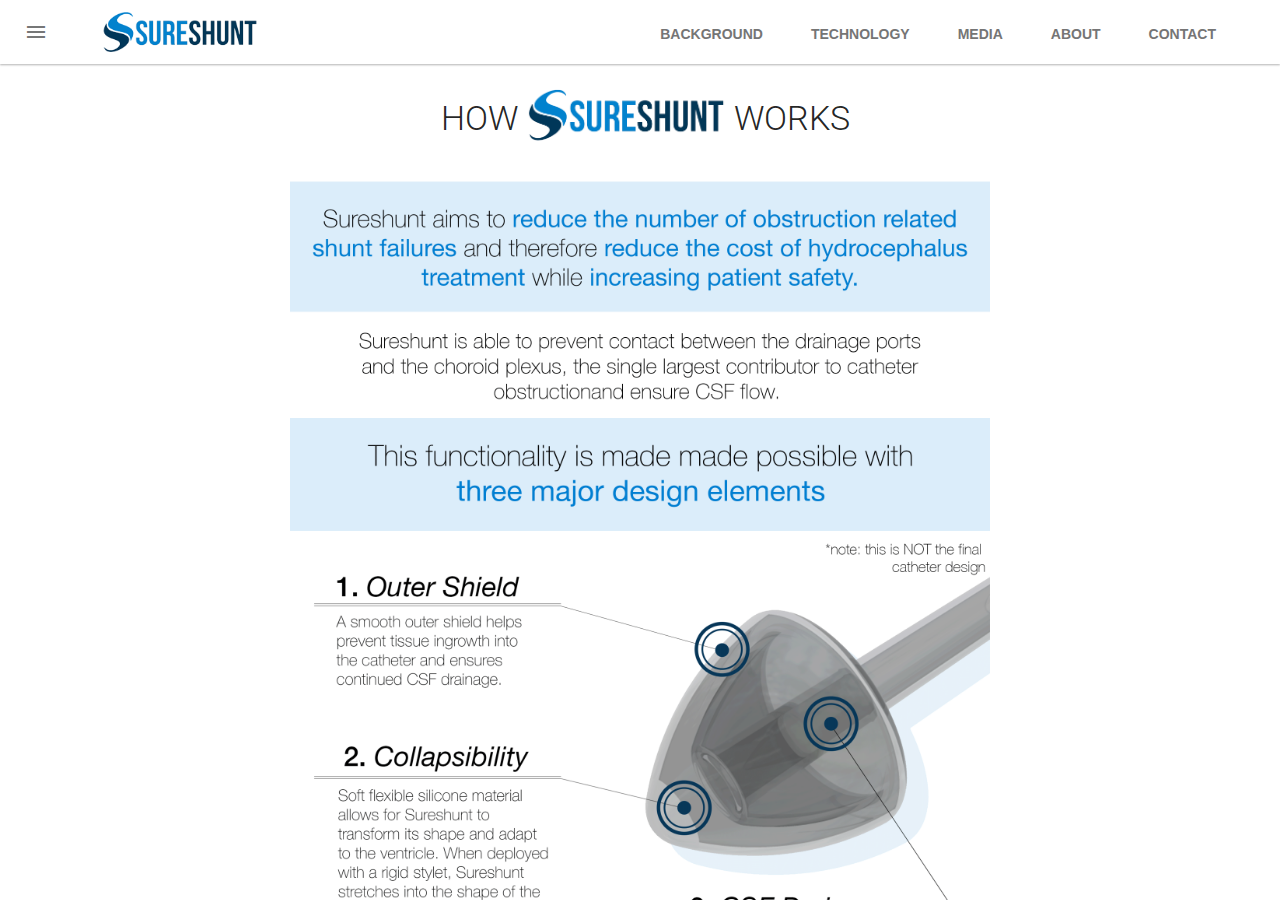
<file: technology.html>
<!doctype html>
<!--
  Material Design Lite
  Copyright 2015 Google Inc. All rights reserved.

  Licensed under the Apache License, Version 2.0 (the "License");
  you may not use this file except in compliance with the License.
  You may obtain a copy of the License at

      https://www.apache.org/licenses/LICENSE-2.0

  Unless required by applicable law or agreed to in writing, software
  distributed under the License is distributed on an "AS IS" BASIS,
  WITHOUT WARRANTIES OR CONDITIONS OF ANY KIND, either express or implied.
  See the License for the specific language governing permissions and
  limitations under the License
-->

<html lang="en">
  <head>
    <meta charset="utf-8">
    <meta http-equiv="X-UA-Compatible" content="IE=edge">
    <meta name="viewport" content="width=device-width, initial-scale=1">
    <title>Sureshunt</title>

    <!-- Page styles -->
    <link href="https://fonts.googleapis.com/css?family=Roboto:regular,bold,italic,thin,light,bolditalic,black,medium&amp;lang=en" rel="stylesheet">
    <link href="https://fonts.googleapis.com/icon?family=Material+Icons" rel="stylesheet">
    <link rel="stylesheet" href="css/material.min.css">
    <link rel="stylesheet" href="css/styles.css">
    <style>
    #view-source {
      position: fixed;
      display: block;
      right: 0;
      bottom: 0;
      margin-right: 40px;
      margin-bottom: 40px;
      z-index: 900;
    }
    </style>
  </head>
  <body>
    <div class="mdl-layout mdl-js-layout mdl-layout--fixed-header">
      <div class="android-header mdl-layout__header mdl-layout__header--waterfall">
        <div class="mdl-layout__header-row">
          <span class="android-title mdl-layout-title">
            <a href="index.html"><img class="android-logo-image" src="images/android-logo.png"></a>
          </span>
          <!-- Add spacer, to align navigation to the right in desktop -->
          <div class="android-header-spacer mdl-layout-spacer"></div>
         
          <!-- Navigation -->
          <div class="android-navigation-container">
            <nav class="android-navigation mdl-navigation">
              <a class="mdl-navigation__link mdl-typography--text-uppercase" href="background.html">Background</a>
              <a class="mdl-navigation__link mdl-typography--text-uppercase" href="technology.html">Technology</a>

              <a class="mdl-navigation__link mdl-typography--text-uppercase" href="media.html">Media</a>
              <a class="mdl-navigation__link mdl-typography--text-uppercase" href="about.html">About</a>
              <a class="mdl-navigation__link mdl-typography--text-uppercase" href="contact.html">Contact</a>
            </nav>
          </div>
          <span class="android-mobile-title mdl-layout-title">
            <img class="android-logo-image" src="images/android-logo.png">
          </span>
        </div>
      </div>

      <!--sidebar-->
      <div class="android-drawer mdl-layout__drawer">
        <span class="mdl-layout-title">
          <img class="android-logo-image" src="images/android-logo2.png">
        </span>
        <nav class="mdl-navigation">
          <a class="mdl-navigation__link mdl-typography--text-uppercase" href="index.html">Home</a>
          <a class="mdl-navigation__link mdl-typography--text-uppercase" href="background.html">Background</a>
          <a class="mdl-navigation__link mdl-typography--text-uppercase" href="technology.html">Technology</a>
          <a class="mdl-navigation__link mdl-typography--text-uppercase" href="implementation.html">Implementation</a>
          <a class="mdl-navigation__link mdl-typography--text-uppercase" href="media.html">Media</a>
              <a class="mdl-navigation__link mdl-typography--text-uppercase" href="timeline.html">Timeline</a>
          <a class="mdl-navigation__link mdl-typography--text-uppercase" href="about.html">About</a>
          <a class="mdl-navigation__link mdl-typography--text-uppercase" href="contact.html">Contact</a>
        </nav>
      </div>
      <!--end sidebar-->

      <div class="android-content mdl-layout__content">
        <a name="top"></a>
        <div class="android-customized-section">
          <div class="android-customized-section-text">

            <!--<div class="mdl-typography--font-light mdl-typography--display-1-color-contrast">   </div>-->
            <div class="mdl-typography--font-light mdl-typography--display-1-color-contrast bcenter">HOW <img src="images/gg.gif" width="200px"> WORKS</div>
            <p class="mdl-typography--font-light">
            <img src="images/solution.gif" width="700px">
              
            </p>
          </div>
        </div>

        <footer class="android-footer mdl-mega-footer">
          <div class="mdl-mega-footer--bottom-section">
            <a class="mdl-typography--font-light">Sureshunt &copy; 2017</a>
          </div>
        </footer>
      </div>
    </div>
    <script src="js/material.min.js"></script>


  </body>
</html>
</file>
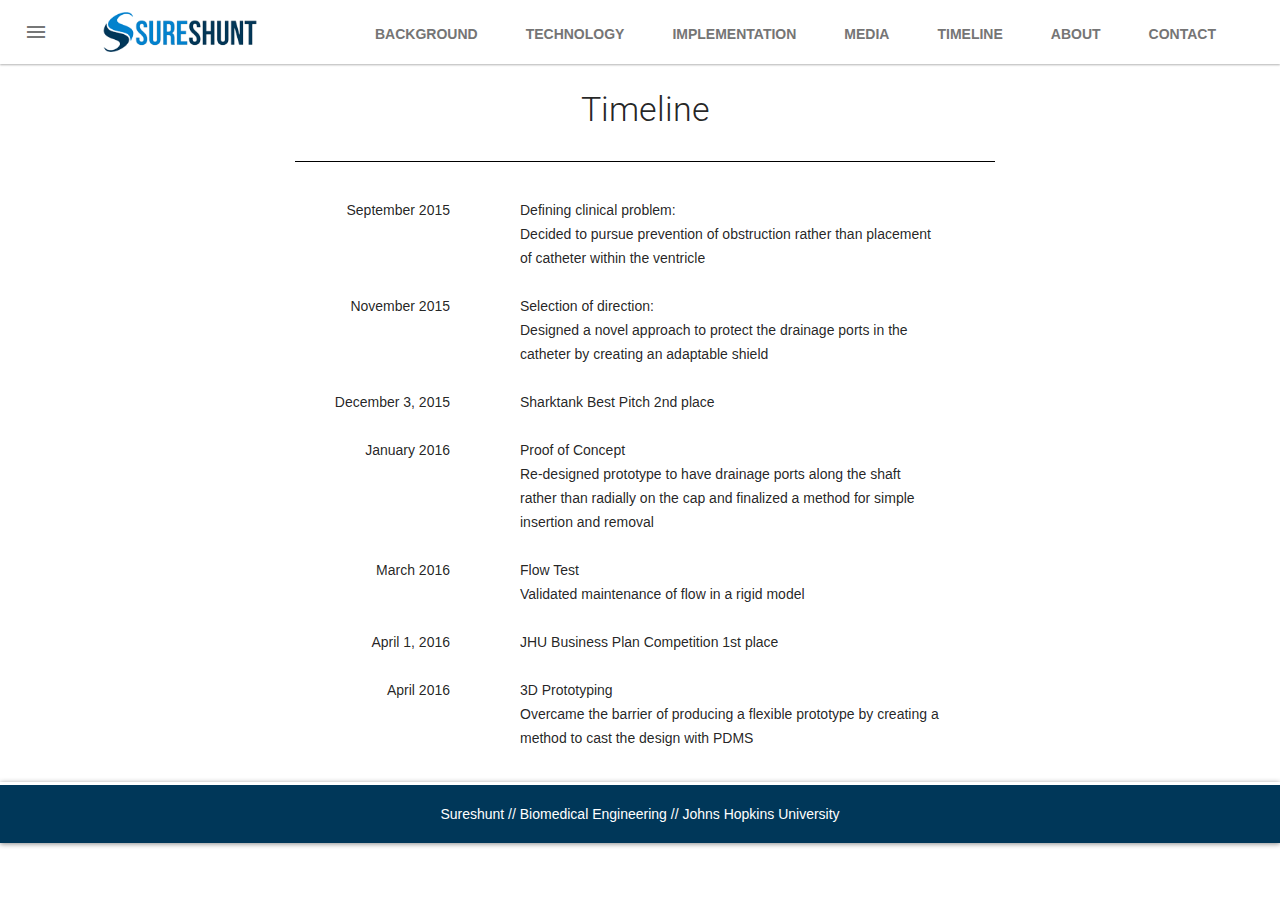
<file: timeline.html>
<!doctype html>
<!--
  Material Design Lite
  Copyright 2015 Google Inc. All rights reserved.

  Licensed under the Apache License, Version 2.0 (the "License");
  you may not use this file except in compliance with the License.
  You may obtain a copy of the License at

      https://www.apache.org/licenses/LICENSE-2.0

  Unless required by applicable law or agreed to in writing, software
  distributed under the License is distributed on an "AS IS" BASIS,
  WITHOUT WARRANTIES OR CONDITIONS OF ANY KIND, either express or implied.
  See the License for the specific language governing permissions and
  limitations under the License
-->

<html lang="en">
  <head>
    <meta charset="utf-8">
    <meta http-equiv="X-UA-Compatible" content="IE=edge">
    <meta name="viewport" content="width=device-width, initial-scale=1">
    <title>Sureshunt</title>

    <!-- Page styles -->
    <link href="https://fonts.googleapis.com/css?family=Roboto:regular,bold,italic,thin,light,bolditalic,black,medium&amp;lang=en" rel="stylesheet">
    <link href="https://fonts.googleapis.com/icon?family=Material+Icons" rel="stylesheet">
    <link rel="stylesheet" href="css/material.min.css">
    <link rel="stylesheet" href="css/styles.css">
    <style>
    #view-source {
      position: fixed;
      display: block;
      right: 0;
      bottom: 0;
      margin-right: 40px;
      margin-bottom: 40px;
      z-index: 900;
    }
    </style>
  </head>
  <body>
    <div class="mdl-layout mdl-js-layout mdl-layout--fixed-header">
      <div class="android-header mdl-layout__header mdl-layout__header--waterfall">
        <div class="mdl-layout__header-row">
          <span class="android-title mdl-layout-title">
            <a href="index.html"><img class="android-logo-image" src="images/android-logo.png"></a>
          </span>
          <!-- Add spacer, to align navigation to the right in desktop -->
          <div class="android-header-spacer mdl-layout-spacer"></div>
         
          <!-- Navigation -->
          <div class="android-navigation-container">
            <nav class="android-navigation mdl-navigation">
              <a class="mdl-navigation__link mdl-typography--text-uppercase" href="background.html">Background</a>
              <a class="mdl-navigation__link mdl-typography--text-uppercase" href="technology.html">Technology</a>
              <a class="mdl-navigation__link mdl-typography--text-uppercase" href="implementation.html">Implementation</a>

              <a class="mdl-navigation__link mdl-typography--text-uppercase" href="media.html">Media</a>
              <a class="mdl-navigation__link mdl-typography--text-uppercase" href="timeline.html">Timeline</a>
              <a class="mdl-navigation__link mdl-typography--text-uppercase" href="about.html">About</a>
              <a class="mdl-navigation__link mdl-typography--text-uppercase" href="contact.html">Contact</a>
            </nav>
          </div>
          <span class="android-mobile-title mdl-layout-title">
            <img class="android-logo-image" src="images/android-logo.png">
          </span>
        </div>
      </div>

      <!--sidebar-->
      <div class="android-drawer mdl-layout__drawer">
        <span class="mdl-layout-title">
          <img class="android-logo-image" src="images/android-logo2.png">
        </span>
        <nav class="mdl-navigation">
          <a class="mdl-navigation__link mdl-typography--text-uppercase" href="index.html">Home</a>
          <a class="mdl-navigation__link mdl-typography--text-uppercase" href="background.html">Background</a>
          <a class="mdl-navigation__link mdl-typography--text-uppercase" href="technology.html">Technology</a>
          <a class="mdl-navigation__link mdl-typography--text-uppercase" href="implementation.html">Implementation</a>
          <a class="mdl-navigation__link mdl-typography--text-uppercase" href="media.html">Media</a>
          <a class="mdl-navigation__link mdl-typography--text-uppercase" href="timeline.html">Timeline</a>
          <a class="mdl-navigation__link mdl-typography--text-uppercase" href="about.html">About</a>
          <a class="mdl-navigation__link mdl-typography--text-uppercase" href="contact.html">Contact</a>
        </nav>
      </div>
      <!--end sidebar-->

      <div class="android-content mdl-layout__content">
        <a name="top"></a>
        <div class="android-customized-section">
          <div class="android-customized-section-text">

            <div class="mdl-typography--font-light mdl-typography--display-1-color-contrast bcenter">Timeline</div>
            <p class="mdl-typography--font-light">
              <div class="bwidth">
                <div class="news">
                  <!--<div class="bcenter newstitle">...</div>-->
                  <div class="hline2"></div>
                  <br>
                  <div class="bleft1">
                    <p>
                      September 2015<br><br><br><br>
                      November 2015<br><br><br><br>
                      December 3, 2015<br><br>
                      January 2016<br><br><br><br><br>
                      March 2016<br><br><br>
                      April 1, 2016<br><br>
                      April 2016<br><br><br>
                    
                  </div>
                  <div class="bmiddle1">
                    <p>     </p>
                    <br>
                  </div>
                  <div class="bright1">
                    <p>
                      Defining clinical problem:<br>
                      Decided to pursue prevention of obstruction rather than placement of catheter within the ventricle <br><br>

                      Selection of direction:<br>
                      Designed a novel approach to protect the drainage ports in the catheter by creating an adaptable shield
                      <br><br>
                      Sharktank Best Pitch 2nd place<br>
                      <br>
                      Proof of Concept<br>
                      Re-designed prototype to have drainage ports along the shaft rather than radially on the cap and finalized a method for simple insertion and removal<br><br>

                      Flow Test<br>
                      Validated maintenance of flow in a rigid model<br><br>

                      JHU Business Plan Competition 1st place<br>
                      <br>

                      3D Prototyping<br>
                      Overcame the barrier of producing a flexible prototype by creating a method to cast the design with PDMS
                    </p>
    
                  </div>
                  <br>
                  <br>
                  <br>
                  <br>
                  <br>
                  <br>
                  <br>
                  <br>
                  <br>
                  <br>
                  <br>
                  <br>
                  <br>
                  <br>
                  <br>
                  <br>
                  <br>
                  <br>
                  <br>
                  <br>
                  <br>
                  <br>
                  <br>
                  <br>
                  <br>
                  <br>
                  <br>
                  <br>
                  <br>
                  <br>

            </div>
          </div>
        </div>

        <footer class="android-footer mdl-mega-footer">
          <div class="mdl-mega-footer--bottom-section">
            <a class="mdl-typography--font-light">Sureshunt // Biomedical Engineering // Johns Hopkins University</a>
          </div>
        </footer>
      </div>
    </div>
    <script src="js/material.min.js"></script>


  </body>
</html>
</file>
<file: css/styles.css>
/**
 * Copyright 2015 Google Inc. All Rights Reserved.
 *
 * Licensed under the Apache License, Version 2.0 (the "License");
 * you may not use this file except in compliance with the License.
 * You may obtain a copy of the License at
 *
 *      http://www.apache.org/licenses/LICENSE-2.0
 *
 * Unless required by applicable law or agreed to in writing, software
 * distributed under the License is distributed on an "AS IS" BASIS,
 * WITHOUT WARRANTIES OR CONDITIONS OF ANY KIND, either express or implied.
 * See the License for the specific language governing permissions and
 * limitations under the License.
 */

.bgif{
  margin-left: -48px;
}
.news{
  max-width: 700px;
  margin-left: 100px;
 }
 .newstitle{
  font-size: 20px;
 }
.bwidth {
  min-width: 1000px;
  margin-left: -100px;
}

.bcenter {
  text-align: center;
  margin-left:10px;
}
.bleft1 {
  margin-left: -50px;
  text-align: right;
  width: 30%;
  float: left;
}

.bmiddle1 {
  width: 10%;
  float: left;
  text-align: right;
}

.bright1 {
  width: 60%;
  float: left;
}
.bleft11 {
  margin-left: -30px;
  text-align: right;
  width: 30%;
  float: left;
}

.bmiddle11 {
  width: 10%;
  float: left;
  text-align: right;
}

.bright11 {
  width: 60%;
  float: left;
}
.bleft2 {
  width: 55%;
  float: left;
}
.bright2 {
  width: 45%;
  float: left;
  max-width: 300px;
}

.bmiddle{
  width: 10%;
  float: left;
}
.bleft3{
  width: 25%;
  float: left;
}

.bright3 {
  width: 50%;
  margin-left: 50px;
  float: left;
}

.hline { 
  width:90%; 
  height:1px; 
  background: #000 
}

.hline2 {
  margin-left: 5px;
  width: 100%;
  height: 1px;
  background: #000;
}

.newssec {
  max-width: 650px;
  margin-left: 50px;
}

.videoframe {
  margin-left: 75px;
}

.pcenter{
  margin-left: auto;
  margin-right: auto;
}

body {
  margin: 0;
}

/* Disable ugly boxes around images in IE10 */
a img{
  border: 0px;
}

::-moz-selection {
  background-color: #003759;
  color: #fff;
}

::selection {
  background-color: #003759;
  color: #fff;
}

.left_back {
  float: left;
  width: 300px;
  position: relative;
}
.right_back {
  float: right;
  width: 300px;
}

.aboutpadding {
 /* padding-left: 10%;
  padding-right: 10%;*/
  text-align: center;
}

.copyright {
  font-size: 15px;
}

.large-header {
  font-family:"Roboto","Helvetica","Arial",sans-serif;
  position: relative;
  width: 100%;
  overflow: hidden;
  background-size: cover;
  background-position: center center;
  background-image: url('../images/background.png');
}

.main-title {
  font-size: 100px;
  font-weight: 700;
  line-height:48px;
  position: absolute;
  margin: 0;
  margin-top: -110px;
  padding: 0;
  color: #003759;
  text-align: center;
  top: 50%;
  left: 50%;
  transform: translate3d(-50%,-50%,0);
}

.slogan {
  font-weight:400;
  text-align:center;
  font-size:24px;
  line-height:32px;
  position: absolute;
  margin: 0;
  margin-top: -40px;
  padding: 0;
  color: #003759;
  text-align: center;
  top: 50%;
  left: 50%;
  transform: translate3d(-50%,-50%,0);
}

.goal {
  font-weight:300;
  text-align:center;
  font-size: 20px;
  line-height: 30px;
  position: absolute;
  margin: 0;
  margin-top: 40px;
  padding: 0;
  color: #003759;
  text-align: center;
  top: 50%;
  left: 50%;
  transform: translate3d(-50%,-50%,0);
}

.googleform {
  position: relative;
  overflow: hidden;
  min-width: 600px;
  min-height: 560px;
  max-width: 600px;
  max-height: 560px;
  margin-left: auto;
  margin-right: auto;
 
}

.gfinside{
  position: absolute;
  min-width: 600px;
  min-height: 560px;
  max-width: 600px;
  max-height: 560px;
  top:-25%;
  left: -6%;
  overflow: hidden;
}


.android-search-box .mdl-textfield__input {
  color: rgba(0, 0, 0, 0.87);
}

.android-header .mdl-menu__container {
  z-index: 50;
  margin: 0 !important;
}


.mdl-textfield--expandable {
  width: auto;
}

.android-fab {
  position: absolute;
  right: 20%;
  bottom: -26px;
  z-index: 3;
  background: #64ffda !important;
  color: black !important;
}

.android-mobile-title {
  display: none !important;
}


.android-logo-image {
  height: 40px;
  width: 200px;
}


.android-header {
  overflow: visible;
  background-color: white;
  box-shadow: 0 0.5px 0 0 #ffffff inset, 0 1px 2px 0 #B3B3B3;
}

  .android-header .material-icons {
    color: #767777 !important;
  }

  .android-header .mdl-layout__drawer-button {
    background: transparent;
    color: #767777;
  }

  .android-header .mdl-navigation__link {
    color: #757575;
    font-weight: 700;
    font-size: 14px;
  }

  .android-navigation-container {
    /* Simple hack to make the overflow happen to the left instead... */
    direction: rtl;
    -webkit-box-ordinal-group: 2;
    -webkit-order: 1;
        -ms-flex-order: 1;
            order: 1;
    width: 600px;
    -webkit-transition: opacity 0.2s cubic-bezier(0.4, 0, 0.2, 1),
        width 0.2s cubic-bezier(0.4, 0, 0.2, 1);
            transition: opacity 0.2s cubic-bezier(0.4, 0, 0.2, 1),
        width 0.2s cubic-bezier(0.4, 0, 0.2, 1);
  }

  .android-navigation {
    /* ... and now make sure the content is actually LTR */
    direction: ltr;
    -webkit-box-pack: end;
    -webkit-justify-content: flex-end;
        -ms-flex-pack: end;
            justify-content: flex-end;
    width: 800px;
  }

  .android-search-box.is-focused + .android-navigation-container {
    opacity: 0;
    width: 100px;
  }


  .android-navigation .mdl-navigation__link {
    display: inline-block;
    height: 60px;
    line-height: 68px;
    background-color: transparent !important;
    border-bottom: 4px solid transparent;
  }

    .android-navigation .mdl-navigation__link:hover {
      border-bottom: 4px solid #003759;
    }

  .android-search-box {
    -webkit-box-ordinal-group: 3;
    -webkit-order: 2;
        -ms-flex-order: 2;
            order: 2;
    margin-left: 16px;
    margin-right: 16px;
  }

  .android-more-button {
    -webkit-box-ordinal-group: 4;
    -webkit-order: 3;
        -ms-flex-order: 3;
            order: 3;
  }


.android-drawer {
  border-right: none;
}

  .android-drawer-separator {
    height: 1px;
    background-color: #dcdcdc;
    margin: 8px 0;
  }

  .android-drawer .mdl-navigation__link.mdl-navigation__link {
    font-size: 14px;
    color: #757575;
  }

  .android-drawer span.mdl-navigation__link.mdl-navigation__link {
    color: #003759;
  }

  .android-drawer .mdl-layout-title {
    position: relative;
    background: #003759;
    height: 65px;
  }

    .android-drawer .android-logo-image {
      position: absolute;
      bottom: 16px;
    }

.android-be-together-section {
  position: relative;
  height: 800px;
  width: auto;
  background-color: #f3f3f3;
  background: url('images/slide01.jpg') center 30% no-repeat;
  background-size: cover;
}

.logo-font {
  font-family: 'Roboto', 'Helvetica', 'Arial', sans-serif;
  line-height: 1;
  color: #767777;
  font-weight: 500;
}

.android-slogan {
  font-size: 60px;
  padding-top: 160px;
}

.android-sub-slogan {
  font-size: 21px;
  padding-top: 24px;
}

.android-create-character {
  font-size: 21px;
  padding-top: 400px;
}

  .android-create-character a {
    text-decoration: none;
    color: #767777;
    font-weight: 300;
  }

.android-screen-section {
  position: relative;
  padding-top: 60px;
  padding-bottom: 80px;
}

.android-screens {
  text-align: right;
  width: 100%;
  white-space: nowrap;
  overflow-x: auto;
}

.android-screen {
  text-align: center;
}

.android-screen .android-link {
  margin-top: 16px;
  display: block;
  z-index: 2;
}

.android-image-link {
  text-decoration: none;
}

.android-wear {
  display: inline-block;
  width: 160px;
  margin-right: 32px;
}

  .android-wear .android-screen-image {
    width: 40%;
    z-index: 1;
  }


.android-phone {
  display: inline-block;
  width: 64px;
  margin-right: 48px;
}

  .android-phone .android-screen-image {
    width: 100%;
    z-index: 1;
  }


.android-tablet {
  display: inline-block;
  width: 110px;
  margin-right: 64px;
}

  .android-tablet .android-screen-image {
    width: 100%;
    z-index: 1;
  }

  .android-tablet .android-link {
    display: block;
    z-index: 2;
  }


.android-tv {
  display: inline-block;
  width: 300px;
  margin-right: 80px;
}

  .android-tv .android-screen-image {
    width: 100%;
    z-index: 1;
  }


.android-auto {
  display: inline-block;
  width: 300px;
  overflow: hidden;
}

  .android-auto .android-screen-image {
    display: block;
    height: 300px;
    z-index: 1;
  }


.android-wear-section {
  text-align: center;
  position: relative;
  /*background: url('images/background.png') center top no-repeat;*/
  background-size: cover;
  height: 650px;
  border-bottom: 0 none;
  box-shadow: 0 1px 5px rgba(0, 0, 0, 0.46);
  box-shadow: 0 0.5px 0 0 #ffffff inset, 0 1px 2px 0 #B3B3B3;
}

.android-wear-band {
  position: absolute;
  bottom: 0;
  width: 100%;
  text-align: center;
  background-color: #0382cd;
}

.android-wear-band-text {
  max-width: 800px;
  margin-left: 25%;
  padding: 24px;
  text-align: left;
  color: white;
}

  .android-wear-band-text p {
    padding-top: 8px;
  }

.android-link {
  text-decoration: none;
  color: #003759 !important;
}

  .android-link:hover {
    color: #ffffff !important;
  }

  .android-link .material-icons {
    position: relative;
    top: 6px;
  }

.android-alt-link {
  text-decoration: none;
  color: #64ffda !important;
  font-size: 16px;
}

  .android-alt-link:hover {
    color: #00bfa5 !important;
  }

  .android-alt-link .material-icons {
    position: relative;
    top: 6px;
  }

.android-customized-section {
  /*text-align: center;*/
}

.android-customized-section-text {
  max-width: 700px;
  margin-left: auto;
  margin-right: auto;
  padding: 25px 16px 0 16px;
}

  .android-customized-section-text p {
    padding-top: 16px;
  }

.android-customized-section-image {
  background: url('images/devices.jpg') center top no-repeat;
  background-size: cover;
  height: 400px;
}

.android-more-section {
  text-align: center;
  padding: 25px 0;
  max-width: 1044px;
  margin-left: auto;
  margin-right: auto;
  
}

  .android-more-section .android-section-title {
    margin-left: 12px;
    padding-bottom: 24px;
  }

.android-card-container {
  text-align: center;
}

  .android-card-container .mdl-card__media {
    overflow: hidden;
    background: transparent;
  }

    .android-card-container .mdl-card__media img {
      width: 100%;
    }

  .android-card-container .mdl-card__title {
    background: transparent;
    text-align: center;
    height: auto;
  }

  .android-card-container .mdl-card__title-text {
    color: black;
    height: auto;
    text-align: center;

  }

  .android-card-container .mdl-card__supporting-text {
    height: auto;
    color: black;
    padding-bottom: 48px;
  }

  .android-card-container .mdl-card__actions {
    position: absolute;
    bottom: 0;
  }

  .android-card-container .mdl-card__actions a {
    border-top: none;
    line-height: 32px;
    font-size: 16px;
  }

.android-footer {
  border-top-color: #ffffff;
  color: #ffffff;
  border-top-style: solid;
  background-color: #003759;
  position: relative;
  border-bottom: 0 none;
  box-shadow: 0 1px 5px rgba(0, 0, 0, 0.46);
  text-align: center;
}

  .android-footer a:hover {
    color: #ffffff;
  }

  /*.android-footer .mdl-mega-footer--top-section::after {
    border-bottom: none;
  }

  .android-footer .mdl-mega-footer--middle-section::after {
    border-bottom: none;
  }

  .android-footer .mdl-mega-footer--bottom-section {
    position: relative;
  }

  .android-footer .mdl-mega-footer--bottom-section a {
    margin-right: 2em;
  }

  .android-footer .mdl-mega-footer--right-section a .material-icons {
    position: relative;
    top: 6px;
    */
  }


.android-link-menu:hover {
  cursor: pointer;
}


/**** Mobile layout ****/
@media (max-width: 900px) {
  .android-navigation-container {
    display: none;
  }

  .android-title {
    display: none !important;
  }

  .android-mobile-title {
    display: block !important;
    position: absolute;
    left: calc(50% - 70px);
    top: 8px;
    -webkit-transition: opacity 0.2s cubic-bezier(0.4, 0, 0.2, 1);
            transition: opacity 0.2s cubic-bezier(0.4, 0, 0.2, 1);
  }

  /* WebViews in iOS 9 break the "~" operator, and WebViews in OS X 10.10 break
     consecutive "+" operators in some cases. Therefore, we need to use both
     here to cover all the bases. */
  .android.android-search-box.is-focused ~ .android-mobile-title,
  .android-search-box.is-focused + .android-navigation-container + .android-mobile-title {
    opacity: 0;
  }

  .android-more-button {
    display: none;
  }

  .android-search-box.is-focused {
    width: calc(100% - 48px);
  }

  .android-search-box .mdl-textfield__expandable-holder {
    width: 100%;
  }

  .android-be-together-section {
    height: 350px;
  }

  .android-create-character {
    padding-top: 200px;
    font-size: 16px;
  }

  .android-create-character img {
    height: 12px;
  }

  .android-fab {
    display: none;
  }

  .android-wear-band-text {
    margin-left: 0;
    padding: 16px;
  }
}
</file>
<file: css/material.min.css>
@charset "UTF-8";html{color:rgba(0,0,0,.87)}::-moz-selection{background:#b3d4fc;text-shadow:none}::selection{background:#b3d4fc;text-shadow:none}hr{display:block;height:1px;border:0;border-top:1px solid #ccc;margin:1em 0;padding:0}audio,canvas,iframe,img,svg,video{vertical-align:middle}fieldset{border:0;margin:0;padding:0}textarea{resize:vertical}.browserupgrade{margin:.2em 0;background:#ccc;color:#000;padding:.2em 0}.hidden{display:none!important}.visuallyhidden{border:0;clip:rect(0 0 0 0);height:1px;margin:-1px;overflow:hidden;padding:0;position:absolute;width:1px}.visuallyhidden.focusable:active,.visuallyhidden.focusable:focus{clip:auto;height:auto;margin:0;overflow:visible;position:static;width:auto}.invisible{visibility:hidden}.clearfix:before,.clearfix:after{content:" ";display:table}.clearfix:after{clear:both}@media print{*,*:before,*:after,*:first-letter,*:first-line{background:0 0!important;color:#000!important;box-shadow:none!important;text-shadow:none!important}a,a:visited{text-decoration:underline}a[href]:after{content:" (" attr(href)")"}abbr[title]:after{content:" (" attr(title)")"}a[href^="#"]:after,a[href^="javascript:"]:after{content:""}pre,blockquote{border:1px solid #999;page-break-inside:avoid}thead{display:table-header-group}tr,img{page-break-inside:avoid}img{max-width:100%!important}p,h2,h3{orphans:3;widows:3}h2,h3{page-break-after:avoid}}a,.mdl-accordion,.mdl-button,.mdl-card,.mdl-checkbox,.mdl-dropdown-menu,.mdl-icon-toggle,.mdl-item,.mdl-radio,.mdl-slider,.mdl-switch,.mdl-tabs__tab{-webkit-tap-highlight-color:transparent;-webkit-tap-highlight-color:rgba(255,255,255,0)}html{width:100%;height:100%;-ms-touch-action:manipulation;touch-action:manipulation}body{width:100%;min-height:100%;margin:0}main{display:block}*[hidden]{display:none!important}html,body{font-family:"Helvetica","Arial",sans-serif;font-size:14px;font-weight:400;line-height:20px}h1,h2,h3,h4,h5,h6,p{padding:0}h1 small,h2 small,h3 small,h4 small,h5 small,h6 small{font-family:"Roboto","Helvetica","Arial",sans-serif;font-weight:400;line-height:1.35;letter-spacing:-.02em;opacity:.54;font-size:.6em}h1{font-size:56px;line-height:1.35;letter-spacing:-.02em;margin:24px 0}h1,h2{font-family:"Roboto","Helvetica","Arial",sans-serif;font-weight:400}h2{font-size:45px;line-height:48px}h2,h3{margin:24px 0}h3{font-size:34px;line-height:40px}h5{font-size:20px;font-weight:500;line-height:1;letter-spacing:.02em}h5,h6{font-family:"Roboto","Helvetica","Arial",sans-serif;margin:24px 0 16px}h6{font-size:16px;letter-spacing:.04em}h6,p{font-weight:400;line-height:24px}p{font-size:14px;letter-spacing:0;margin:0 0 16px}a{color:#ffffff;font-weight:500}blockquote{font-family:"Roboto","Helvetica","Arial",sans-serif;position:relative;font-size:24px;font-weight:300;font-style:italic;line-height:1.35;letter-spacing:.08em}blockquote:before{position:absolute;left:-.5em;content:'“'}blockquote:after{content:'”';margin-left:-.05em}mark{background-color:#f4ff81}dt{font-weight:700}address{font-size:12px;line-height:1;font-style:normal}address,ul,ol{font-weight:400;letter-spacing:0}ul,ol{font-size:14px;line-height:24px}.mdl-typography--display-4,.mdl-typography--display-4-color-contrast{font-family:"Roboto","Helvetica","Arial",sans-serif;font-size:112px;font-weight:300;line-height:1;letter-spacing:-.04em}.mdl-typography--display-4-color-contrast{opacity:.54}.mdl-typography--display-3,.mdl-typography--display-3-color-contrast{font-family:"Roboto","Helvetica","Arial",sans-serif;font-size:56px;font-weight:400;line-height:1.35;letter-spacing:-.02em}.mdl-typography--display-3-color-contrast{opacity:.54}.mdl-typography--display-1,.mdl-typography--display-1-color-contrast{font-family:"Roboto","Helvetica","Arial",sans-serif;font-size:34px;font-weight:400;line-height:40px}.mdl-typography--display-1-color-contrast{opacity:1}.mdl-typography--headline,.mdl-typography--headline-color-contrast{font-family:"Roboto","Helvetica","Arial",sans-serif;font-size:24px;font-weight:400;line-height:32px;-moz-osx-font-smoothing:grayscale}.mdl-typography--headline-color-contrast{opacity:.87}.mdl-typography--title,.mdl-typography--title-color-contrast{font-family:"Roboto","Helvetica","Arial",sans-serif;font-size:20px;font-weight:500;line-height:1;letter-spacing:.02em}.mdl-typography--title-color-contrast{opacity:.87}.mdl-typography--subhead,.mdl-typography--subhead-color-contrast{font-family:"Roboto","Helvetica","Arial",sans-serif;font-size:16px;font-weight:400;line-height:24px;letter-spacing:.04em}.mdl-typography--subhead-color-contrast{opacity:.87}.mdl-typography--body-2,.mdl-typography--body-2-color-contrast{font-size:14px;font-weight:700;line-height:24px;letter-spacing:0}.mdl-typography--body-2-color-contrast{opacity:.87}.mdl-typography--body-1,.mdl-typography--body-1-color-contrast{font-size:14px;font-weight:400;line-height:24px;letter-spacing:0}.mdl-typography--body-1-color-contrast{opacity:.87}.mdl-typography--body-2-force-preferred-font,.mdl-typography--body-2-force-preferred-font-color-contrast{font-family:"Roboto","Helvetica","Arial",sans-serif;font-size:14px;font-weight:500;line-height:24px;letter-spacing:0}.mdl-typography--body-2-force-preferred-font-color-contrast{opacity:.87}.mdl-typography--body-1-force-preferred-font,.mdl-typography--body-1-force-preferred-font-color-contrast{font-family:"Roboto","Helvetica","Arial",sans-serif;font-size:14px;font-weight:400;line-height:24px;letter-spacing:0}.mdl-typography--body-1-force-preferred-font-color-contrast{opacity:.87}.mdl-typography--caption,.mdl-typography--caption-force-preferred-font{font-size:12px;font-weight:400;line-height:1;letter-spacing:0}.mdl-typography--caption-force-preferred-font{font-family:"Roboto","Helvetica","Arial",sans-serif}.mdl-typography--caption-color-contrast,.mdl-typography--caption-force-preferred-font-color-contrast{font-size:12px;font-weight:400;line-height:1;letter-spacing:0;opacity:.54}.mdl-typography--caption-force-preferred-font-color-contrast,.mdl-typography--menu{font-family:"Roboto","Helvetica","Arial",sans-serif}.mdl-typography--menu{font-size:14px;font-weight:500;line-height:1;letter-spacing:0}.mdl-typography--menu-color-contrast{opacity:.87}.mdl-typography--menu-color-contrast,.mdl-typography--button,.mdl-typography--button-color-contrast{font-family:"Roboto","Helvetica","Arial",sans-serif;font-size:14px;font-weight:500;line-height:1;letter-spacing:0}.mdl-typography--button,.mdl-typography--button-color-contrast{text-transform:uppercase}.mdl-typography--button-color-contrast{opacity:.87}.mdl-typography--text-left{text-align:left}.mdl-typography--text-right{text-align:right}.mdl-typography--text-center{text-align:center}.mdl-typography--text-justify{text-align:justify}.mdl-typography--text-nowrap{white-space:nowrap}.mdl-typography--text-lowercase{text-transform:lowercase}.mdl-typography--text-uppercase{text-transform:uppercase}.mdl-typography--text-capitalize{text-transform:capitalize}.mdl-typography--font-thin{font-weight:200!important}.mdl-typography--font-light{font-weight:300!important}.mdl-typography--font-regular{font-weight:400!important}.mdl-typography--font-medium{font-weight:500!important}.mdl-typography--font-bold{font-weight:700!important}.mdl-typography--font-black{font-weight:900!important}.mdl-color-text--red{color:#f44336 !important}.mdl-color--red{background-color:#f44336 !important}.mdl-color-text--red-50{color:#ffebee !important}.mdl-color--red-50{background-color:#ffebee !important}.mdl-color-text--red-100{color:#ffcdd2 !important}.mdl-color--red-100{background-color:#ffcdd2 !important}.mdl-color-text--red-200{color:#ef9a9a !important}.mdl-color--red-200{background-color:#ef9a9a !important}.mdl-color-text--red-300{color:#e57373 !important}.mdl-color--red-300{background-color:#e57373 !important}.mdl-color-text--red-400{color:#ef5350 !important}.mdl-color--red-400{background-color:#ef5350 !important}.mdl-color-text--red-500{color:#f44336 !important}.mdl-color--red-500{background-color:#f44336 !important}.mdl-color-text--red-600{color:#e53935 !important}.mdl-color--red-600{background-color:#e53935 !important}.mdl-color-text--red-700{color:#d32f2f !important}.mdl-color--red-700{background-color:#d32f2f !important}.mdl-color-text--red-800{color:#c62828 !important}.mdl-color--red-800{background-color:#c62828 !important}.mdl-color-text--red-900{color:#b71c1c !important}.mdl-color--red-900{background-color:#b71c1c !important}.mdl-color-text--red-A100{color:#ff8a80 !important}.mdl-color--red-A100{background-color:#ff8a80 !important}.mdl-color-text--red-A200{color:#ff5252 !important}.mdl-color--red-A200{background-color:#ff5252 !important}.mdl-color-text--red-A400{color:#ff1744 !important}.mdl-color--red-A400{background-color:#ff1744 !important}.mdl-color-text--red-A700{color:#d50000 !important}.mdl-color--red-A700{background-color:#d50000 !important}.mdl-color-text--pink{color:#e91e63 !important}.mdl-color--pink{background-color:#e91e63 !important}.mdl-color-text--pink-50{color:#fce4ec !important}.mdl-color--pink-50{background-color:#fce4ec !important}.mdl-color-text--pink-100{color:#f8bbd0 !important}.mdl-color--pink-100{background-color:#f8bbd0 !important}.mdl-color-text--pink-200{color:#f48fb1 !important}.mdl-color--pink-200{background-color:#f48fb1 !important}.mdl-color-text--pink-300{color:#f06292 !important}.mdl-color--pink-300{background-color:#f06292 !important}.mdl-color-text--pink-400{color:#ec407a !important}.mdl-color--pink-400{background-color:#ec407a !important}.mdl-color-text--pink-500{color:#e91e63 !important}.mdl-color--pink-500{background-color:#e91e63 !important}.mdl-color-text--pink-600{color:#d81b60 !important}.mdl-color--pink-600{background-color:#d81b60 !important}.mdl-color-text--pink-700{color:#c2185b !important}.mdl-color--pink-700{background-color:#c2185b !important}.mdl-color-text--pink-800{color:#ad1457 !important}.mdl-color--pink-800{background-color:#ad1457 !important}.mdl-color-text--pink-900{color:#880e4f !important}.mdl-color--pink-900{background-color:#880e4f !important}.mdl-color-text--pink-A100{color:#ff80ab !important}.mdl-color--pink-A100{background-color:#ff80ab !important}.mdl-color-text--pink-A200{color:#ff4081 !important}.mdl-color--pink-A200{background-color:#ff4081 !important}.mdl-color-text--pink-A400{color:#f50057 !important}.mdl-color--pink-A400{background-color:#f50057 !important}.mdl-color-text--pink-A700{color:#c51162 !important}.mdl-color--pink-A700{background-color:#c51162 !important}.mdl-color-text--purple{color:#9c27b0 !important}.mdl-color--purple{background-color:#9c27b0 !important}.mdl-color-text--purple-50{color:#f3e5f5 !important}.mdl-color--purple-50{background-color:#f3e5f5 !important}.mdl-color-text--purple-100{color:#e1bee7 !important}.mdl-color--purple-100{background-color:#e1bee7 !important}.mdl-color-text--purple-200{color:#ce93d8 !important}.mdl-color--purple-200{background-color:#ce93d8 !important}.mdl-color-text--purple-300{color:#ba68c8 !important}.mdl-color--purple-300{background-color:#ba68c8 !important}.mdl-color-text--purple-400{color:#ab47bc !important}.mdl-color--purple-400{background-color:#ab47bc !important}.mdl-color-text--purple-500{color:#9c27b0 !important}.mdl-color--purple-500{background-color:#9c27b0 !important}.mdl-color-text--purple-600{color:#8e24aa !important}.mdl-color--purple-600{background-color:#8e24aa !important}.mdl-color-text--purple-700{color:#7b1fa2 !important}.mdl-color--purple-700{background-color:#7b1fa2 !important}.mdl-color-text--purple-800{color:#6a1b9a !important}.mdl-color--purple-800{background-color:#6a1b9a !important}.mdl-color-text--purple-900{color:#4a148c !important}.mdl-color--purple-900{background-color:#4a148c !important}.mdl-color-text--purple-A100{color:#ea80fc !important}.mdl-color--purple-A100{background-color:#ea80fc !important}.mdl-color-text--purple-A200{color:#e040fb !important}.mdl-color--purple-A200{background-color:#e040fb !important}.mdl-color-text--purple-A400{color:#d500f9 !important}.mdl-color--purple-A400{background-color:#d500f9 !important}.mdl-color-text--purple-A700{color:#a0f !important}.mdl-color--purple-A700{background-color:#a0f !important}.mdl-color-text--deep-purple{color:#673ab7 !important}.mdl-color--deep-purple{background-color:#673ab7 !important}.mdl-color-text--deep-purple-50{color:#ede7f6 !important}.mdl-color--deep-purple-50{background-color:#ede7f6 !important}.mdl-color-text--deep-purple-100{color:#d1c4e9 !important}.mdl-color--deep-purple-100{background-color:#d1c4e9 !important}.mdl-color-text--deep-purple-200{color:#b39ddb !important}.mdl-color--deep-purple-200{background-color:#b39ddb !important}.mdl-color-text--deep-purple-300{color:#9575cd !important}.mdl-color--deep-purple-300{background-color:#9575cd !important}.mdl-color-text--deep-purple-400{color:#7e57c2 !important}.mdl-color--deep-purple-400{background-color:#7e57c2 !important}.mdl-color-text--deep-purple-500{color:#673ab7 !important}.mdl-color--deep-purple-500{background-color:#673ab7 !important}.mdl-color-text--deep-purple-600{color:#5e35b1 !important}.mdl-color--deep-purple-600{background-color:#5e35b1 !important}.mdl-color-text--deep-purple-700{color:#512da8 !important}.mdl-color--deep-purple-700{background-color:#512da8 !important}.mdl-color-text--deep-purple-800{color:#4527a0 !important}.mdl-color--deep-purple-800{background-color:#4527a0 !important}.mdl-color-text--deep-purple-900{color:#311b92 !important}.mdl-color--deep-purple-900{background-color:#311b92 !important}.mdl-color-text--deep-purple-A100{color:#b388ff !important}.mdl-color--deep-purple-A100{background-color:#b388ff !important}.mdl-color-text--deep-purple-A200{color:#7c4dff !important}.mdl-color--deep-purple-A200{background-color:#7c4dff !important}.mdl-color-text--deep-purple-A400{color:#651fff !important}.mdl-color--deep-purple-A400{background-color:#651fff !important}.mdl-color-text--deep-purple-A700{color:#6200ea !important}.mdl-color--deep-purple-A700{background-color:#6200ea !important}.mdl-color-text--indigo{color:#3f51b5 !important}.mdl-color--indigo{background-color:#3f51b5 !important}.mdl-color-text--indigo-50{color:#e8eaf6 !important}.mdl-color--indigo-50{background-color:#e8eaf6 !important}.mdl-color-text--indigo-100{color:#c5cae9 !important}.mdl-color--indigo-100{background-color:#c5cae9 !important}.mdl-color-text--indigo-200{color:#9fa8da !important}.mdl-color--indigo-200{background-color:#9fa8da !important}.mdl-color-text--indigo-300{color:#7986cb !important}.mdl-color--indigo-300{background-color:#7986cb !important}.mdl-color-text--indigo-400{color:#5c6bc0 !important}.mdl-color--indigo-400{background-color:#5c6bc0 !important}.mdl-color-text--indigo-500{color:#3f51b5 !important}.mdl-color--indigo-500{background-color:#3f51b5 !important}.mdl-color-text--indigo-600{color:#3949ab !important}.mdl-color--indigo-600{background-color:#3949ab !important}.mdl-color-text--indigo-700{color:#303f9f !important}.mdl-color--indigo-700{background-color:#303f9f !important}.mdl-color-text--indigo-800{color:#283593 !important}.mdl-color--indigo-800{background-color:#283593 !important}.mdl-color-text--indigo-900{color:#1a237e !important}.mdl-color--indigo-900{background-color:#1a237e !important}.mdl-color-text--indigo-A100{color:#8c9eff !important}.mdl-color--indigo-A100{background-color:#8c9eff !important}.mdl-color-text--indigo-A200{color:#536dfe !important}.mdl-color--indigo-A200{background-color:#536dfe !important}.mdl-color-text--indigo-A400{color:#3d5afe !important}.mdl-color--indigo-A400{background-color:#3d5afe !important}.mdl-color-text--indigo-A700{color:#304ffe !important}.mdl-color--indigo-A700{background-color:#304ffe !important}.mdl-color-text--blue{color:#2196f3 !important}.mdl-color--blue{background-color:#2196f3 !important}.mdl-color-text--blue-50{color:#e3f2fd !important}.mdl-color--blue-50{background-color:#e3f2fd !important}.mdl-color-text--blue-100{color:#bbdefb !important}.mdl-color--blue-100{background-color:#bbdefb !important}.mdl-color-text--blue-200{color:#90caf9 !important}.mdl-color--blue-200{background-color:#90caf9 !important}.mdl-color-text--blue-300{color:#64b5f6 !important}.mdl-color--blue-300{background-color:#64b5f6 !important}.mdl-color-text--blue-400{color:#42a5f5 !important}.mdl-color--blue-400{background-color:#42a5f5 !important}.mdl-color-text--blue-500{color:#2196f3 !important}.mdl-color--blue-500{background-color:#2196f3 !important}.mdl-color-text--blue-600{color:#1e88e5 !important}.mdl-color--blue-600{background-color:#1e88e5 !important}.mdl-color-text--blue-700{color:#1976d2 !important}.mdl-color--blue-700{background-color:#1976d2 !important}.mdl-color-text--blue-800{color:#1565c0 !important}.mdl-color--blue-800{background-color:#1565c0 !important}.mdl-color-text--blue-900{color:#0d47a1 !important}.mdl-color--blue-900{background-color:#0d47a1 !important}.mdl-color-text--blue-A100{color:#82b1ff !important}.mdl-color--blue-A100{background-color:#82b1ff !important}.mdl-color-text--blue-A200{color:#448aff !important}.mdl-color--blue-A200{background-color:#448aff !important}.mdl-color-text--blue-A400{color:#2979ff !important}.mdl-color--blue-A400{background-color:#2979ff !important}.mdl-color-text--blue-A700{color:#2962ff !important}.mdl-color--blue-A700{background-color:#2962ff !important}.mdl-color-text--light-blue{color:#03a9f4 !important}.mdl-color--light-blue{background-color:#03a9f4 !important}.mdl-color-text--light-blue-50{color:#e1f5fe !important}.mdl-color--light-blue-50{background-color:#e1f5fe !important}.mdl-color-text--light-blue-100{color:#b3e5fc !important}.mdl-color--light-blue-100{background-color:#b3e5fc !important}.mdl-color-text--light-blue-200{color:#81d4fa !important}.mdl-color--light-blue-200{background-color:#81d4fa !important}.mdl-color-text--light-blue-300{color:#4fc3f7 !important}.mdl-color--light-blue-300{background-color:#4fc3f7 !important}.mdl-color-text--light-blue-400{color:#29b6f6 !important}.mdl-color--light-blue-400{background-color:#29b6f6 !important}.mdl-color-text--light-blue-500{color:#03a9f4 !important}.mdl-color--light-blue-500{background-color:#03a9f4 !important}.mdl-color-text--light-blue-600{color:#039be5 !important}.mdl-color--light-blue-600{background-color:#039be5 !important}.mdl-color-text--light-blue-700{color:#0288d1 !important}.mdl-color--light-blue-700{background-color:#0288d1 !important}.mdl-color-text--light-blue-800{color:#0277bd !important}.mdl-color--light-blue-800{background-color:#0277bd !important}.mdl-color-text--light-blue-900{color:#01579b !important}.mdl-color--light-blue-900{background-color:#01579b !important}.mdl-color-text--light-blue-A100{color:#80d8ff !important}.mdl-color--light-blue-A100{background-color:#80d8ff !important}.mdl-color-text--light-blue-A200{color:#40c4ff !important}.mdl-color--light-blue-A200{background-color:#40c4ff !important}.mdl-color-text--light-blue-A400{color:#00b0ff !important}.mdl-color--light-blue-A400{background-color:#00b0ff !important}.mdl-color-text--light-blue-A700{color:#0091ea !important}.mdl-color--light-blue-A700{background-color:#0091ea !important}.mdl-color-text--cyan{color:#00bcd4 !important}.mdl-color--cyan{background-color:#00bcd4 !important}.mdl-color-text--cyan-50{color:#e0f7fa !important}.mdl-color--cyan-50{background-color:#e0f7fa !important}.mdl-color-text--cyan-100{color:#b2ebf2 !important}.mdl-color--cyan-100{background-color:#b2ebf2 !important}.mdl-color-text--cyan-200{color:#80deea !important}.mdl-color--cyan-200{background-color:#80deea !important}.mdl-color-text--cyan-300{color:#4dd0e1 !important}.mdl-color--cyan-300{background-color:#4dd0e1 !important}.mdl-color-text--cyan-400{color:#26c6da !important}.mdl-color--cyan-400{background-color:#26c6da !important}.mdl-color-text--cyan-500{color:#00bcd4 !important}.mdl-color--cyan-500{background-color:#00bcd4 !important}.mdl-color-text--cyan-600{color:#00acc1 !important}.mdl-color--cyan-600{background-color:#00acc1 !important}.mdl-color-text--cyan-700{color:#0097a7 !important}.mdl-color--cyan-700{background-color:#0097a7 !important}.mdl-color-text--cyan-800{color:#00838f !important}.mdl-color--cyan-800{background-color:#00838f !important}.mdl-color-text--cyan-900{color:#006064 !important}.mdl-color--cyan-900{background-color:#006064 !important}.mdl-color-text--cyan-A100{color:#84ffff !important}.mdl-color--cyan-A100{background-color:#84ffff !important}.mdl-color-text--cyan-A200{color:#18ffff !important}.mdl-color--cyan-A200{background-color:#18ffff !important}.mdl-color-text--cyan-A400{color:#00e5ff !important}.mdl-color--cyan-A400{background-color:#00e5ff !important}.mdl-color-text--cyan-A700{color:#00b8d4 !important}.mdl-color--cyan-A700{background-color:#00b8d4 !important}.mdl-color-text--teal{color:#009688 !important}.mdl-color--teal{background-color:#009688 !important}.mdl-color-text--teal-50{color:#e0f2f1 !important}.mdl-color--teal-50{background-color:#e0f2f1 !important}.mdl-color-text--teal-100{color:#b2dfdb !important}.mdl-color--teal-100{background-color:#b2dfdb !important}.mdl-color-text--teal-200{color:#80cbc4 !important}.mdl-color--teal-200{background-color:#80cbc4 !important}.mdl-color-text--teal-300{color:#4db6ac !important}.mdl-color--teal-300{background-color:#4db6ac !important}.mdl-color-text--teal-400{color:#26a69a !important}.mdl-color--teal-400{background-color:#26a69a !important}.mdl-color-text--teal-500{color:#009688 !important}.mdl-color--teal-500{background-color:#009688 !important}.mdl-color-text--teal-600{color:#00897b !important}.mdl-color--teal-600{background-color:#00897b !important}.mdl-color-text--teal-700{color:#00796b !important}.mdl-color--teal-700{background-color:#00796b !important}.mdl-color-text--teal-800{color:#00695c !important}.mdl-color--teal-800{background-color:#00695c !important}.mdl-color-text--teal-900{color:#004d40 !important}.mdl-color--teal-900{background-color:#004d40 !important}.mdl-color-text--teal-A100{color:#a7ffeb !important}.mdl-color--teal-A100{background-color:#a7ffeb !important}.mdl-color-text--teal-A200{color:#64ffda !important}.mdl-color--teal-A200{background-color:#64ffda !important}.mdl-color-text--teal-A400{color:#1de9b6 !important}.mdl-color--teal-A400{background-color:#1de9b6 !important}.mdl-color-text--teal-A700{color:#00bfa5 !important}.mdl-color--teal-A700{background-color:#00bfa5 !important}.mdl-color-text--green{color:#4caf50 !important}.mdl-color--green{background-color:#4caf50 !important}.mdl-color-text--green-50{color:#e8f5e9 !important}.mdl-color--green-50{background-color:#e8f5e9 !important}.mdl-color-text--green-100{color:#c8e6c9 !important}.mdl-color--green-100{background-color:#c8e6c9 !important}.mdl-color-text--green-200{color:#a5d6a7 !important}.mdl-color--green-200{background-color:#a5d6a7 !important}.mdl-color-text--green-300{color:#81c784 !important}.mdl-color--green-300{background-color:#81c784 !important}.mdl-color-text--green-400{color:#66bb6a !important}.mdl-color--green-400{background-color:#66bb6a !important}.mdl-color-text--green-500{color:#4caf50 !important}.mdl-color--green-500{background-color:#4caf50 !important}.mdl-color-text--green-600{color:#43a047 !important}.mdl-color--green-600{background-color:#43a047 !important}.mdl-color-text--green-700{color:#388e3c !important}.mdl-color--green-700{background-color:#388e3c !important}.mdl-color-text--green-800{color:#2e7d32 !important}.mdl-color--green-800{background-color:#2e7d32 !important}.mdl-color-text--green-900{color:#1b5e20 !important}.mdl-color--green-900{background-color:#1b5e20 !important}.mdl-color-text--green-A100{color:#b9f6ca !important}.mdl-color--green-A100{background-color:#b9f6ca !important}.mdl-color-text--green-A200{color:#69f0ae !important}.mdl-color--green-A200{background-color:#69f0ae !important}.mdl-color-text--green-A400{color:#00e676 !important}.mdl-color--green-A400{background-color:#00e676 !important}.mdl-color-text--green-A700{color:#00c853 !important}.mdl-color--green-A700{background-color:#00c853 !important}.mdl-color-text--light-green{color:#8bc34a !important}.mdl-color--light-green{background-color:#8bc34a !important}.mdl-color-text--light-green-50{color:#f1f8e9 !important}.mdl-color--light-green-50{background-color:#f1f8e9 !important}.mdl-color-text--light-green-100{color:#dcedc8 !important}.mdl-color--light-green-100{background-color:#dcedc8 !important}.mdl-color-text--light-green-200{color:#c5e1a5 !important}.mdl-color--light-green-200{background-color:#c5e1a5 !important}.mdl-color-text--light-green-300{color:#aed581 !important}.mdl-color--light-green-300{background-color:#aed581 !important}.mdl-color-text--light-green-400{color:#9ccc65 !important}.mdl-color--light-green-400{background-color:#9ccc65 !important}.mdl-color-text--light-green-500{color:#8bc34a !important}.mdl-color--light-green-500{background-color:#8bc34a !important}.mdl-color-text--light-green-600{color:#7cb342 !important}.mdl-color--light-green-600{background-color:#7cb342 !important}.mdl-color-text--light-green-700{color:#689f38 !important}.mdl-color--light-green-700{background-color:#689f38 !important}.mdl-color-text--light-green-800{color:#558b2f !important}.mdl-color--light-green-800{background-color:#558b2f !important}.mdl-color-text--light-green-900{color:#33691e !important}.mdl-color--light-green-900{background-color:#33691e !important}.mdl-color-text--light-green-A100{color:#ccff90 !important}.mdl-color--light-green-A100{background-color:#ccff90 !important}.mdl-color-text--light-green-A200{color:#b2ff59 !important}.mdl-color--light-green-A200{background-color:#b2ff59 !important}.mdl-color-text--light-green-A400{color:#76ff03 !important}.mdl-color--light-green-A400{background-color:#76ff03 !important}.mdl-color-text--light-green-A700{color:#64dd17 !important}.mdl-color--light-green-A700{background-color:#64dd17 !important}.mdl-color-text--lime{color:#cddc39 !important}.mdl-color--lime{background-color:#cddc39 !important}.mdl-color-text--lime-50{color:#f9fbe7 !important}.mdl-color--lime-50{background-color:#f9fbe7 !important}.mdl-color-text--lime-100{color:#f0f4c3 !important}.mdl-color--lime-100{background-color:#f0f4c3 !important}.mdl-color-text--lime-200{color:#e6ee9c !important}.mdl-color--lime-200{background-color:#e6ee9c !important}.mdl-color-text--lime-300{color:#dce775 !important}.mdl-color--lime-300{background-color:#dce775 !important}.mdl-color-text--lime-400{color:#d4e157 !important}.mdl-color--lime-400{background-color:#d4e157 !important}.mdl-color-text--lime-500{color:#cddc39 !important}.mdl-color--lime-500{background-color:#cddc39 !important}.mdl-color-text--lime-600{color:#c0ca33 !important}.mdl-color--lime-600{background-color:#c0ca33 !important}.mdl-color-text--lime-700{color:#afb42b !important}.mdl-color--lime-700{background-color:#afb42b !important}.mdl-color-text--lime-800{color:#9e9d24 !important}.mdl-color--lime-800{background-color:#9e9d24 !important}.mdl-color-text--lime-900{color:#827717 !important}.mdl-color--lime-900{background-color:#827717 !important}.mdl-color-text--lime-A100{color:#f4ff81 !important}.mdl-color--lime-A100{background-color:#f4ff81 !important}.mdl-color-text--lime-A200{color:#eeff41 !important}.mdl-color--lime-A200{background-color:#eeff41 !important}.mdl-color-text--lime-A400{color:#c6ff00 !important}.mdl-color--lime-A400{background-color:#c6ff00 !important}.mdl-color-text--lime-A700{color:#aeea00 !important}.mdl-color--lime-A700{background-color:#aeea00 !important}.mdl-color-text--yellow{color:#ffeb3b !important}.mdl-color--yellow{background-color:#ffeb3b !important}.mdl-color-text--yellow-50{color:#fffde7 !important}.mdl-color--yellow-50{background-color:#fffde7 !important}.mdl-color-text--yellow-100{color:#fff9c4 !important}.mdl-color--yellow-100{background-color:#fff9c4 !important}.mdl-color-text--yellow-200{color:#fff59d !important}.mdl-color--yellow-200{background-color:#fff59d !important}.mdl-color-text--yellow-300{color:#fff176 !important}.mdl-color--yellow-300{background-color:#fff176 !important}.mdl-color-text--yellow-400{color:#ffee58 !important}.mdl-color--yellow-400{background-color:#ffee58 !important}.mdl-color-text--yellow-500{color:#ffeb3b !important}.mdl-color--yellow-500{background-color:#ffeb3b !important}.mdl-color-text--yellow-600{color:#fdd835 !important}.mdl-color--yellow-600{background-color:#fdd835 !important}.mdl-color-text--yellow-700{color:#fbc02d !important}.mdl-color--yellow-700{background-color:#fbc02d !important}.mdl-color-text--yellow-800{color:#f9a825 !important}.mdl-color--yellow-800{background-color:#f9a825 !important}.mdl-color-text--yellow-900{color:#f57f17 !important}.mdl-color--yellow-900{background-color:#f57f17 !important}.mdl-color-text--yellow-A100{color:#ffff8d !important}.mdl-color--yellow-A100{background-color:#ffff8d !important}.mdl-color-text--yellow-A200{color:#ff0 !important}.mdl-color--yellow-A200{background-color:#ff0 !important}.mdl-color-text--yellow-A400{color:#ffea00 !important}.mdl-color--yellow-A400{background-color:#ffea00 !important}.mdl-color-text--yellow-A700{color:#ffd600 !important}.mdl-color--yellow-A700{background-color:#ffd600 !important}.mdl-color-text--amber{color:#ffc107 !important}.mdl-color--amber{background-color:#ffc107 !important}.mdl-color-text--amber-50{color:#fff8e1 !important}.mdl-color--amber-50{background-color:#fff8e1 !important}.mdl-color-text--amber-100{color:#ffecb3 !important}.mdl-color--amber-100{background-color:#ffecb3 !important}.mdl-color-text--amber-200{color:#ffe082 !important}.mdl-color--amber-200{background-color:#ffe082 !important}.mdl-color-text--amber-300{color:#ffd54f !important}.mdl-color--amber-300{background-color:#ffd54f !important}.mdl-color-text--amber-400{color:#ffca28 !important}.mdl-color--amber-400{background-color:#ffca28 !important}.mdl-color-text--amber-500{color:#ffc107 !important}.mdl-color--amber-500{background-color:#ffc107 !important}.mdl-color-text--amber-600{color:#ffb300 !important}.mdl-color--amber-600{background-color:#ffb300 !important}.mdl-color-text--amber-700{color:#ffa000 !important}.mdl-color--amber-700{background-color:#ffa000 !important}.mdl-color-text--amber-800{color:#ff8f00 !important}.mdl-color--amber-800{background-color:#ff8f00 !important}.mdl-color-text--amber-900{color:#ff6f00 !important}.mdl-color--amber-900{background-color:#ff6f00 !important}.mdl-color-text--amber-A100{color:#ffe57f !important}.mdl-color--amber-A100{background-color:#ffe57f !important}.mdl-color-text--amber-A200{color:#ffd740 !important}.mdl-color--amber-A200{background-color:#ffd740 !important}.mdl-color-text--amber-A400{color:#ffc400 !important}.mdl-color--amber-A400{background-color:#ffc400 !important}.mdl-color-text--amber-A700{color:#ffab00 !important}.mdl-color--amber-A700{background-color:#ffab00 !important}.mdl-color-text--orange{color:#ff9800 !important}.mdl-color--orange{background-color:#ff9800 !important}.mdl-color-text--orange-50{color:#fff3e0 !important}.mdl-color--orange-50{background-color:#fff3e0 !important}.mdl-color-text--orange-100{color:#ffe0b2 !important}.mdl-color--orange-100{background-color:#ffe0b2 !important}.mdl-color-text--orange-200{color:#ffcc80 !important}.mdl-color--orange-200{background-color:#ffcc80 !important}.mdl-color-text--orange-300{color:#ffb74d !important}.mdl-color--orange-300{background-color:#ffb74d !important}.mdl-color-text--orange-400{color:#ffa726 !important}.mdl-color--orange-400{background-color:#ffa726 !important}.mdl-color-text--orange-500{color:#ff9800 !important}.mdl-color--orange-500{background-color:#ff9800 !important}.mdl-color-text--orange-600{color:#fb8c00 !important}.mdl-color--orange-600{background-color:#fb8c00 !important}.mdl-color-text--orange-700{color:#f57c00 !important}.mdl-color--orange-700{background-color:#f57c00 !important}.mdl-color-text--orange-800{color:#ef6c00 !important}.mdl-color--orange-800{background-color:#ef6c00 !important}.mdl-color-text--orange-900{color:#e65100 !important}.mdl-color--orange-900{background-color:#e65100 !important}.mdl-color-text--orange-A100{color:#ffd180 !important}.mdl-color--orange-A100{background-color:#ffd180 !important}.mdl-color-text--orange-A200{color:#ffab40 !important}.mdl-color--orange-A200{background-color:#ffab40 !important}.mdl-color-text--orange-A400{color:#ff9100 !important}.mdl-color--orange-A400{background-color:#ff9100 !important}.mdl-color-text--orange-A700{color:#ff6d00 !important}.mdl-color--orange-A700{background-color:#ff6d00 !important}.mdl-color-text--deep-orange{color:#ff5722 !important}.mdl-color--deep-orange{background-color:#ff5722 !important}.mdl-color-text--deep-orange-50{color:#fbe9e7 !important}.mdl-color--deep-orange-50{background-color:#fbe9e7 !important}.mdl-color-text--deep-orange-100{color:#ffccbc !important}.mdl-color--deep-orange-100{background-color:#ffccbc !important}.mdl-color-text--deep-orange-200{color:#ffab91 !important}.mdl-color--deep-orange-200{background-color:#ffab91 !important}.mdl-color-text--deep-orange-300{color:#ff8a65 !important}.mdl-color--deep-orange-300{background-color:#ff8a65 !important}.mdl-color-text--deep-orange-400{color:#ff7043 !important}.mdl-color--deep-orange-400{background-color:#ff7043 !important}.mdl-color-text--deep-orange-500{color:#ff5722 !important}.mdl-color--deep-orange-500{background-color:#ff5722 !important}.mdl-color-text--deep-orange-600{color:#f4511e !important}.mdl-color--deep-orange-600{background-color:#f4511e !important}.mdl-color-text--deep-orange-700{color:#e64a19 !important}.mdl-color--deep-orange-700{background-color:#e64a19 !important}.mdl-color-text--deep-orange-800{color:#d84315 !important}.mdl-color--deep-orange-800{background-color:#d84315 !important}.mdl-color-text--deep-orange-900{color:#bf360c !important}.mdl-color--deep-orange-900{background-color:#bf360c !important}.mdl-color-text--deep-orange-A100{color:#ff9e80 !important}.mdl-color--deep-orange-A100{background-color:#ff9e80 !important}.mdl-color-text--deep-orange-A200{color:#ff6e40 !important}.mdl-color--deep-orange-A200{background-color:#ff6e40 !important}.mdl-color-text--deep-orange-A400{color:#ff3d00 !important}.mdl-color--deep-orange-A400{background-color:#ff3d00 !important}.mdl-color-text--deep-orange-A700{color:#dd2c00 !important}.mdl-color--deep-orange-A700{background-color:#dd2c00 !important}.mdl-color-text--brown{color:#795548 !important}.mdl-color--brown{background-color:#795548 !important}.mdl-color-text--brown-50{color:#efebe9 !important}.mdl-color--brown-50{background-color:#efebe9 !important}.mdl-color-text--brown-100{color:#d7ccc8 !important}.mdl-color--brown-100{background-color:#d7ccc8 !important}.mdl-color-text--brown-200{color:#bcaaa4 !important}.mdl-color--brown-200{background-color:#bcaaa4 !important}.mdl-color-text--brown-300{color:#a1887f !important}.mdl-color--brown-300{background-color:#a1887f !important}.mdl-color-text--brown-400{color:#8d6e63 !important}.mdl-color--brown-400{background-color:#8d6e63 !important}.mdl-color-text--brown-500{color:#795548 !important}.mdl-color--brown-500{background-color:#795548 !important}.mdl-color-text--brown-600{color:#6d4c41 !important}.mdl-color--brown-600{background-color:#6d4c41 !important}.mdl-color-text--brown-700{color:#5d4037 !important}.mdl-color--brown-700{background-color:#5d4037 !important}.mdl-color-text--brown-800{color:#4e342e !important}.mdl-color--brown-800{background-color:#4e342e !important}.mdl-color-text--brown-900{color:#3e2723 !important}.mdl-color--brown-900{background-color:#3e2723 !important}.mdl-color-text--grey{color:#9e9e9e !important}.mdl-color--grey{background-color:#9e9e9e !important}.mdl-color-text--grey-50{color:#fafafa !important}.mdl-color--grey-50{background-color:#fafafa !important}.mdl-color-text--grey-100{color:#f5f5f5 !important}.mdl-color--grey-100{background-color:#f5f5f5 !important}.mdl-color-text--grey-200{color:#eee !important}.mdl-color--grey-200{background-color:#eee !important}.mdl-color-text--grey-300{color:#e0e0e0 !important}.mdl-color--grey-300{background-color:#e0e0e0 !important}.mdl-color-text--grey-400{color:#bdbdbd !important}.mdl-color--grey-400{background-color:#bdbdbd !important}.mdl-color-text--grey-500{color:#9e9e9e !important}.mdl-color--grey-500{background-color:#9e9e9e !important}.mdl-color-text--grey-600{color:#757575 !important}.mdl-color--grey-600{background-color:#757575 !important}.mdl-color-text--grey-700{color:#616161 !important}.mdl-color--grey-700{background-color:#616161 !important}.mdl-color-text--grey-800{color:#424242 !important}.mdl-color--grey-800{background-color:#424242 !important}.mdl-color-text--grey-900{color:#212121 !important}.mdl-color--grey-900{background-color:#212121 !important}.mdl-color-text--blue-grey{color:#607d8b !important}.mdl-color--blue-grey{background-color:#607d8b !important}.mdl-color-text--blue-grey-50{color:#eceff1 !important}.mdl-color--blue-grey-50{background-color:#eceff1 !important}.mdl-color-text--blue-grey-100{color:#cfd8dc !important}.mdl-color--blue-grey-100{background-color:#cfd8dc !important}.mdl-color-text--blue-grey-200{color:#b0bec5 !important}.mdl-color--blue-grey-200{background-color:#b0bec5 !important}.mdl-color-text--blue-grey-300{color:#90a4ae !important}.mdl-color--blue-grey-300{background-color:#90a4ae !important}.mdl-color-text--blue-grey-400{color:#78909c !important}.mdl-color--blue-grey-400{background-color:#78909c !important}.mdl-color-text--blue-grey-500{color:#607d8b !important}.mdl-color--blue-grey-500{background-color:#607d8b !important}.mdl-color-text--blue-grey-600{color:#546e7a !important}.mdl-color--blue-grey-600{background-color:#546e7a !important}.mdl-color-text--blue-grey-700{color:#455a64 !important}.mdl-color--blue-grey-700{background-color:#455a64 !important}.mdl-color-text--blue-grey-800{color:#37474f !important}.mdl-color--blue-grey-800{background-color:#37474f !important}.mdl-color-text--blue-grey-900{color:#263238 !important}.mdl-color--blue-grey-900{background-color:#263238 !important}.mdl-color--black{background-color:#000 !important}.mdl-color-text--black{color:#000 !important}.mdl-color--white{background-color:#fff !important}.mdl-color-text--white{color:#fff !important}.mdl-color--primary{background-color:#3f51b5 !important}.mdl-color--primary-contrast{background-color:#fff !important}.mdl-color--primary-dark{background-color:#303f9f !important}.mdl-color--accent{background-color:#ff4081 !important}.mdl-color--accent-contrast{background-color:#fff !important}.mdl-color-text--primary{color:#3f51b5 !important}.mdl-color-text--primary-contrast{color:#fff !important}.mdl-color-text--primary-dark{color:#303f9f !important}.mdl-color-text--accent{color:#ff4081 !important}.mdl-color-text--accent-contrast{color:#fff !important}.mdl-ripple{background:#000;border-radius:50%;height:50px;left:0;opacity:0;pointer-events:none;position:absolute;top:0;-webkit-transform:translate(-50%,-50%);-ms-transform:translate(-50%,-50%);transform:translate(-50%,-50%);width:50px;overflow:hidden}.mdl-ripple.is-animating{-webkit-transition:-webkit-transform .3s cubic-bezier(0,0,.2,1),width .3s cubic-bezier(0,0,.2,1),height .3s cubic-bezier(0,0,.2,1),opacity .6s cubic-bezier(0,0,.2,1);transition:transform .3s cubic-bezier(0,0,.2,1),width .3s cubic-bezier(0,0,.2,1),height .3s cubic-bezier(0,0,.2,1),opacity .6s cubic-bezier(0,0,.2,1)}.mdl-ripple.is-visible{opacity:.3}.mdl-animation--default,.mdl-animation--fast-out-slow-in{-webkit-transition-timing-function:cubic-bezier(.4,0,.2,1);transition-timing-function:cubic-bezier(.4,0,.2,1)}.mdl-animation--linear-out-slow-in{-webkit-transition-timing-function:cubic-bezier(0,0,.2,1);transition-timing-function:cubic-bezier(0,0,.2,1)}.mdl-animation--fast-out-linear-in{-webkit-transition-timing-function:cubic-bezier(.4,0,1,1);transition-timing-function:cubic-bezier(.4,0,1,1)}.mdl-badge{position:relative;white-space:nowrap;margin-right:24px}.mdl-badge:not([data-badge]){margin-right:auto}.mdl-badge[data-badge]:after{content:attr(data-badge);display:-webkit-flex;display:-ms-flexbox;display:flex;-webkit-box-orient:horizontal;-webkit-box-direction:normal;-webkit-flex-direction:row;-ms-flex-direction:row;flex-direction:row;-webkit-flex-wrap:wrap;-ms-flex-wrap:wrap;flex-wrap:wrap;-webkit-box-pack:center;-webkit-justify-content:center;-ms-flex-pack:center;justify-content:center;-webkit-align-content:center;-ms-flex-line-pack:center;align-content:center;-webkit-box-align:center;-webkit-align-items:center;-ms-flex-align:center;align-items:center;position:absolute;top:-11px;right:-24px;font-family:"Roboto","Helvetica","Arial",sans-serif;font-weight:600;font-size:12px;width:22px;height:22px;border-radius:50%;background:#ff4081;color:#fff}.mdl-button .mdl-badge[data-badge]:after{top:-10px;right:-5px}.mdl-badge.mdl-badge--no-background[data-badge]:after{color:#ff4081;background:#fff;box-shadow:0 0 1px gray}.mdl-button{background:0 0;border:none;border-radius:2px;color:#000;position:relative;height:36px;min-width:64px;padding:0 16px;display:inline-block;font-family:"Roboto","Helvetica","Arial",sans-serif;font-size:14px;font-weight:500;text-transform:uppercase;letter-spacing:0;overflow:hidden;will-change:box-shadow,transform;-webkit-transition:box-shadow .2s cubic-bezier(.4,0,1,1),background-color .2s cubic-bezier(.4,0,.2,1),color .2s cubic-bezier(.4,0,.2,1);transition:box-shadow .2s cubic-bezier(.4,0,1,1),background-color .2s cubic-bezier(.4,0,.2,1),color .2s cubic-bezier(.4,0,.2,1);outline:none;cursor:pointer;text-decoration:none;text-align:center;line-height:36px;vertical-align:middle}.mdl-button::-moz-focus-inner{border:0}.mdl-button:hover{background-color:rgba(158,158,158,.2)}.mdl-button:focus:not(:active){background-color:rgba(0,0,0,.12)}.mdl-button:active{background-color:rgba(158,158,158,.4)}.mdl-button.mdl-button--colored{color:#3f51b5}.mdl-button.mdl-button--colored:focus:not(:active){background-color:rgba(0,0,0,.12)}input.mdl-button[type="submit"]{-webkit-appearance:none}.mdl-button--raised{background:rgba(158,158,158,.2);box-shadow:0 2px 2px 0 rgba(0,0,0,.14),0 3px 1px -2px rgba(0,0,0,.2),0 1px 5px 0 rgba(0,0,0,.12)}.mdl-button--raised:active{box-shadow:0 4px 5px 0 rgba(0,0,0,.14),0 1px 10px 0 rgba(0,0,0,.12),0 2px 4px -1px rgba(0,0,0,.2);background-color:rgba(158,158,158,.4)}.mdl-button--raised:focus:not(:active){box-shadow:0 0 8px rgba(0,0,0,.18),0 8px 16px rgba(0,0,0,.36);background-color:rgba(158,158,158,.4)}.mdl-button--raised.mdl-button--colored{background:#3f51b5;color:#fff}.mdl-button--raised.mdl-button--colored:hover{background-color:#3f51b5}.mdl-button--raised.mdl-button--colored:active{background-color:#3f51b5}.mdl-button--raised.mdl-button--colored:focus:not(:active){background-color:#3f51b5}.mdl-button--raised.mdl-button--colored .mdl-ripple{background:#fff}.mdl-button--fab{border-radius:50%;font-size:24px;height:56px;margin:auto;min-width:56px;width:56px;padding:0;overflow:hidden;background:rgba(158,158,158,.2);box-shadow:0 1px 1.5px 0 rgba(0,0,0,.12),0 1px 1px 0 rgba(0,0,0,.24);position:relative;line-height:normal}.mdl-button--fab .material-icons{position:absolute;top:50%;left:50%;-webkit-transform:translate(-12px,-12px);-ms-transform:translate(-12px,-12px);transform:translate(-12px,-12px);line-height:24px;width:24px}.mdl-button--fab.mdl-button--mini-fab{height:40px;min-width:40px;width:40px}.mdl-button--fab .mdl-button__ripple-container{border-radius:50%;-webkit-mask-image:-webkit-radial-gradient(circle,#fff,#000)}.mdl-button--fab:active{box-shadow:0 4px 5px 0 rgba(0,0,0,.14),0 1px 10px 0 rgba(0,0,0,.12),0 2px 4px -1px rgba(0,0,0,.2);background-color:rgba(158,158,158,.4)}.mdl-button--fab:focus:not(:active){box-shadow:0 0 8px rgba(0,0,0,.18),0 8px 16px rgba(0,0,0,.36);background-color:rgba(158,158,158,.4)}.mdl-button--fab.mdl-button--colored{background:#ff4081;color:#fff}.mdl-button--fab.mdl-button--colored:hover{background-color:#ff4081}.mdl-button--fab.mdl-button--colored:focus:not(:active){background-color:#ff4081}.mdl-button--fab.mdl-button--colored:active{background-color:#ff4081}.mdl-button--fab.mdl-button--colored .mdl-ripple{background:#fff}.mdl-button--icon{border-radius:50%;font-size:24px;height:32px;margin-left:0;margin-right:0;min-width:32px;width:32px;padding:0;overflow:hidden;color:inherit;line-height:normal}.mdl-button--icon .material-icons{position:absolute;top:50%;left:50%;-webkit-transform:translate(-12px,-12px);-ms-transform:translate(-12px,-12px);transform:translate(-12px,-12px);line-height:24px;width:24px}.mdl-button--icon.mdl-button--mini-icon{height:24px;min-width:24px;width:24px}.mdl-button--icon.mdl-button--mini-icon .material-icons{top:0;left:0}.mdl-button--icon .mdl-button__ripple-container{border-radius:50%;-webkit-mask-image:-webkit-radial-gradient(circle,#fff,#000)}.mdl-button__ripple-container{display:block;height:100%;left:0;position:absolute;top:0;width:100%;z-index:0;overflow:hidden}.mdl-button[disabled] .mdl-button__ripple-container .mdl-ripple,.mdl-button.mdl-button--disabled .mdl-button__ripple-container .mdl-ripple{background-color:transparent}.mdl-button--primary.mdl-button--primary{color:#3f51b5}.mdl-button--primary.mdl-button--primary .mdl-ripple{background:#fff}.mdl-button--primary.mdl-button--primary.mdl-button--raised,.mdl-button--primary.mdl-button--primary.mdl-button--fab{color:#fff;background-color:#3f51b5}.mdl-button--accent.mdl-button--accent{color:#ff4081}.mdl-button--accent.mdl-button--accent .mdl-ripple{background:#fff}.mdl-button--accent.mdl-button--accent.mdl-button--raised,.mdl-button--accent.mdl-button--accent.mdl-button--fab{color:#fff;background-color:#ff4081}.mdl-button[disabled][disabled],.mdl-button.mdl-button--disabled.mdl-button--disabled{color:rgba(0,0,0,.26);cursor:default;background-color:transparent}.mdl-button--fab[disabled][disabled],.mdl-button--fab.mdl-button--disabled.mdl-button--disabled,.mdl-button--raised[disabled][disabled],.mdl-button--raised.mdl-button--disabled.mdl-button--disabled{background-color:rgba(0,0,0,.12);color:rgba(0,0,0,.26);box-shadow:0 2px 2px 0 rgba(0,0,0,.14),0 3px 1px -2px rgba(0,0,0,.2),0 1px 5px 0 rgba(0,0,0,.12)}.mdl-button--colored[disabled][disabled],.mdl-button--colored.mdl-button--disabled.mdl-button--disabled{color:rgba(0,0,0,.26)}.mdl-button .material-icons{vertical-align:middle}.mdl-card{display:-webkit-flex;display:-ms-flexbox;display:flex;-webkit-box-orient:vertical;-webkit-box-direction:normal;-webkit-flex-direction:column;-ms-flex-direction:column;flex-direction:column;font-size:16px;font-weight:400;min-height:200px;overflow:hidden;width:330px;z-index:1;position:relative;background:#fff;border-radius:2px;box-sizing:border-box}.mdl-card__media{background-color:#ff4081;background-repeat:repeat;background-position:50% 50%;background-size:cover;background-origin:padding-box;background-attachment:scroll;box-sizing:border-box}.mdl-card__title{-webkit-box-align:center;-webkit-align-items:center;-ms-flex-align:center;align-items:center;color:#000;display:-webkit-flex;display:-ms-flexbox;display:flex;-webkit-box-pack:stretch;-webkit-justify-content:stretch;-ms-flex-pack:stretch;justify-content:stretch;line-height:normal;padding:16px;-webkit-perspective-origin:165px 56px;perspective-origin:165px 56px;-webkit-transform-origin:165px 56px;-ms-transform-origin:165px 56px;transform-origin:165px 56px;box-sizing:border-box}.mdl-card__title.mdl-card--border{border-bottom:1px solid rgba(0,0,0,.1)}.mdl-card__title-text{-webkit-align-self:flex-end;-ms-flex-item-align:end;align-self:flex-end;color:inherit;display:-webkit-flex;display:-ms-flexbox;display:flex;font-size:24px;font-weight:300;line-height:normal;overflow:hidden;-webkit-transform-origin:149px 48px;-ms-transform-origin:149px 48px;transform-origin:149px 48px;margin-top:0;margin-bottom:0;margin-left: auto;margin-right:auto;}.mdl-card__subtitle-text{font-size:14px;color:rgba(0,0,0,.54);margin:0}.mdl-card__supporting-text{color:rgba(0,0,0,.54);font-size:13px;line-height:18px;overflow:hidden;padding:16px;width:90%}.mdl-card__actions{font-size:16px;line-height:normal;width:100%;background-color:transparent;padding:8px;box-sizing:border-box}.mdl-card__actions.mdl-card--border{border-top:1px solid rgba(0,0,0,.1)}.mdl-card--expand{-webkit-box-flex:1;-webkit-flex-grow:1;-ms-flex-positive:1;flex-grow:1}.mdl-card__menu{position:absolute;right:16px;top:16px}.mdl-checkbox{position:relative;z-index:1;vertical-align:middle;display:inline-block;box-sizing:border-box;width:100%;height:24px;margin:0;padding:0}.mdl-checkbox.is-upgraded{padding-left:24px}.mdl-checkbox__input{line-height:24px}.mdl-checkbox.is-upgraded .mdl-checkbox__input{position:absolute;width:0;height:0;margin:0;padding:0;opacity:0;-ms-appearance:none;-moz-appearance:none;-webkit-appearance:none;appearance:none;border:none}.mdl-checkbox__box-outline{position:absolute;top:3px;left:0;display:inline-block;box-sizing:border-box;width:16px;height:16px;margin:0;cursor:pointer;overflow:hidden;border:2px solid rgba(0,0,0,.54);border-radius:2px;z-index:2}.mdl-checkbox.is-checked .mdl-checkbox__box-outline{border:2px solid #3f51b5}.mdl-checkbox.is-disabled .mdl-checkbox__box-outline{border:2px solid rgba(0,0,0,.26);cursor:auto}.mdl-checkbox__focus-helper{position:absolute;top:3px;left:0;display:inline-block;box-sizing:border-box;width:16px;height:16px;border-radius:50%;background-color:transparent}.mdl-checkbox.is-focused .mdl-checkbox__focus-helper{box-shadow:0 0 0 8px rgba(0,0,0,.1);background-color:rgba(0,0,0,.1)}.mdl-checkbox.is-focused.is-checked .mdl-checkbox__focus-helper{box-shadow:0 0 0 8px rgba(63,81,181,.26);background-color:rgba(63,81,181,.26)}.mdl-checkbox__tick-outline{position:absolute;top:0;left:0;height:100%;width:100%;-webkit-mask:url("[data-uri]");mask:url("[data-uri]");background:0 0;-webkit-transition-duration:.28s;transition-duration:.28s;-webkit-transition-timing-function:cubic-bezier(.4,0,.2,1);transition-timing-function:cubic-bezier(.4,0,.2,1);-webkit-transition-property:background;transition-property:background}.mdl-checkbox.is-checked .mdl-checkbox__tick-outline{background:#3f51b5 url("[data-uri]")}.mdl-checkbox.is-checked.is-disabled .mdl-checkbox__tick-outline{background:rgba(0,0,0,.26)url("[data-uri]")}.mdl-checkbox__label{position:relative;cursor:pointer;font-size:16px;line-height:24px;margin:0}.mdl-checkbox.is-disabled .mdl-checkbox__label{color:rgba(0,0,0,.26);cursor:auto}.mdl-checkbox__ripple-container{position:absolute;z-index:2;top:-6px;left:-10px;box-sizing:border-box;width:36px;height:36px;border-radius:50%;cursor:pointer;overflow:hidden;-webkit-mask-image:-webkit-radial-gradient(circle,#fff,#000)}.mdl-checkbox__ripple-container .mdl-ripple{background:#3f51b5}.mdl-checkbox.is-disabled .mdl-checkbox__ripple-container{cursor:auto}.mdl-checkbox.is-disabled .mdl-checkbox__ripple-container .mdl-ripple{background:0 0}.mdl-data-table{position:relative;border:1px solid rgba(0,0,0,.12);border-collapse:collapse;white-space:nowrap;font-size:13px;background-color:#fff}.mdl-data-table thead{padding-bottom:3px}.mdl-data-table thead .mdl-data-table__select{margin-top:0}.mdl-data-table tbody tr{position:relative;height:48px;-webkit-transition-duration:.28s;transition-duration:.28s;-webkit-transition-timing-function:cubic-bezier(.4,0,.2,1);transition-timing-function:cubic-bezier(.4,0,.2,1);-webkit-transition-property:background-color;transition-property:background-color}.mdl-data-table tbody tr.is-selected{background-color:#e0e0e0}.mdl-data-table tbody tr:hover{background-color:#eee}.mdl-data-table td{text-align:right}.mdl-data-table th{padding:0 18px;text-align:right}.mdl-data-table td:first-of-type,.mdl-data-table th:first-of-type{padding-left:24px}.mdl-data-table td:last-of-type,.mdl-data-table th:last-of-type{padding-right:24px}.mdl-data-table td{position:relative;vertical-align:top;height:48px;border-top:1px solid rgba(0,0,0,.12);border-bottom:1px solid rgba(0,0,0,.12);padding:12px 18px 0;box-sizing:border-box}.mdl-data-table td .mdl-data-table__select{vertical-align:top;position:absolute;left:24px}.mdl-data-table th{position:relative;vertical-align:bottom;text-overflow:ellipsis;font-weight:700;line-height:24px;letter-spacing:0;height:48px;font-size:12px;color:rgba(0,0,0,.54);padding-bottom:8px;box-sizing:border-box}.mdl-data-table th .mdl-data-table__select{position:absolute;bottom:8px;left:24px}.mdl-data-table__select{width:16px}.mdl-data-table__cell--non-numeric.mdl-data-table__cell--non-numeric{text-align:left}.mdl-mega-footer{padding:3px 40px;color:#9e9e9e;background-color:#424242}.mdl-mega-footer--top-section:after,.mdl-mega-footer--middle-section:after,.mdl-mega-footer--bottom-section:after,.mdl-mega-footer__top-section:after,.mdl-mega-footer__middle-section:after,.mdl-mega-footer__bottom-section:after{content:'';display:block;clear:both}.mdl-mega-footer--left-section,.mdl-mega-footer__left-section,.mdl-mega-footer--right-section,.mdl-mega-footer__right-section{margin-bottom:16px}.mdl-mega-footer--right-section a,.mdl-mega-footer__right-section a{display:block;margin-bottom:16px;color:inherit;text-decoration:none}@media screen and (min-width:760px){.mdl-mega-footer--left-section,.mdl-mega-footer__left-section{float:left}.mdl-mega-footer--right-section,.mdl-mega-footer__right-section{float:right}.mdl-mega-footer--right-section a,.mdl-mega-footer__right-section a{display:inline-block;margin-left:16px;line-height:36px;vertical-align:middle}}.mdl-mega-footer--social-btn,.mdl-mega-footer__social-btn{width:36px;height:36px;padding:0;margin:0;background-color:#9e9e9e;border:none}.mdl-mega-footer--drop-down-section,.mdl-mega-footer__drop-down-section{display:block;position:relative}@media screen and (min-width:760px){.mdl-mega-footer--drop-down-section,.mdl-mega-footer__drop-down-section{width:33%}.mdl-mega-footer--drop-down-section:nth-child(1),.mdl-mega-footer--drop-down-section:nth-child(2),.mdl-mega-footer__drop-down-section:nth-child(1),.mdl-mega-footer__drop-down-section:nth-child(2){float:left}.mdl-mega-footer--drop-down-section:nth-child(3),.mdl-mega-footer__drop-down-section:nth-child(3){float:right}.mdl-mega-footer--drop-down-section:nth-child(3):after,.mdl-mega-footer__drop-down-section:nth-child(3):after{clear:right}.mdl-mega-footer--drop-down-section:nth-child(4),.mdl-mega-footer__drop-down-section:nth-child(4){clear:right;float:right}.mdl-mega-footer--middle-section:after,.mdl-mega-footer__middle-section:after{content:'';display:block;clear:both}.mdl-mega-footer--bottom-section,.mdl-mega-footer__bottom-section{padding-top:0}}@media screen and (min-width:1024px){.mdl-mega-footer--drop-down-section,.mdl-mega-footer--drop-down-section:nth-child(3),.mdl-mega-footer--drop-down-section:nth-child(4),.mdl-mega-footer__drop-down-section,.mdl-mega-footer__drop-down-section:nth-child(3),.mdl-mega-footer__drop-down-section:nth-child(4){width:24%;float:left}}.mdl-mega-footer--heading-checkbox,.mdl-mega-footer__heading-checkbox{position:absolute;width:100%;height:55.8px;padding:32px;margin:-16px 0 0;cursor:pointer;z-index:1;opacity:0}.mdl-mega-footer--heading-checkbox+.mdl-mega-footer--heading:after,.mdl-mega-footer--heading-checkbox+.mdl-mega-footer__heading:after,.mdl-mega-footer__heading-checkbox+.mdl-mega-footer--heading:after,.mdl-mega-footer__heading-checkbox+.mdl-mega-footer__heading:after{font-family:'Material Icons';content:'\E5CE'}.mdl-mega-footer--heading-checkbox:checked~.mdl-mega-footer--link-list,.mdl-mega-footer--heading-checkbox:checked~.mdl-mega-footer__link-list,.mdl-mega-footer--heading-checkbox:checked+.mdl-mega-footer--heading+.mdl-mega-footer--link-list,.mdl-mega-footer--heading-checkbox:checked+.mdl-mega-footer__heading+.mdl-mega-footer__link-list,.mdl-mega-footer__heading-checkbox:checked~.mdl-mega-footer--link-list,.mdl-mega-footer__heading-checkbox:checked~.mdl-mega-footer__link-list,.mdl-mega-footer__heading-checkbox:checked+.mdl-mega-footer--heading+.mdl-mega-footer--link-list,.mdl-mega-footer__heading-checkbox:checked+.mdl-mega-footer__heading+.mdl-mega-footer__link-list{display:none}.mdl-mega-footer--heading-checkbox:checked+.mdl-mega-footer--heading:after,.mdl-mega-footer--heading-checkbox:checked+.mdl-mega-footer__heading:after,.mdl-mega-footer__heading-checkbox:checked+.mdl-mega-footer--heading:after,.mdl-mega-footer__heading-checkbox:checked+.mdl-mega-footer__heading:after{font-family:'Material Icons';content:'\E5CF'}.mdl-mega-footer--heading,.mdl-mega-footer__heading{position:relative;width:100%;padding-right:39.8px;margin-bottom:16px;box-sizing:border-box;font-size:14px;line-height:23.8px;font-weight:500;white-space:nowrap;text-overflow:ellipsis;overflow:hidden;color:#e0e0e0}.mdl-mega-footer--heading:after,.mdl-mega-footer__heading:after{content:'';position:absolute;top:0;right:0;display:block;width:23.8px;height:23.8px;background-size:cover}.mdl-mega-footer--link-list,.mdl-mega-footer__link-list{list-style:none;padding:0;margin:0 0 32px}.mdl-mega-footer--link-list:after,.mdl-mega-footer__link-list:after{clear:both;display:block;content:''}.mdl-mega-footer--link-list li,.mdl-mega-footer__link-list li{font-size:14px;font-weight:400;letter-spacing:0;line-height:20px}.mdl-mega-footer--link-list a,.mdl-mega-footer__link-list a{color:inherit;text-decoration:none;white-space:nowrap}@media screen and (min-width:760px){.mdl-mega-footer--heading-checkbox,.mdl-mega-footer__heading-checkbox{display:none}.mdl-mega-footer--heading-checkbox+.mdl-mega-footer--heading:after,.mdl-mega-footer--heading-checkbox+.mdl-mega-footer__heading:after,.mdl-mega-footer__heading-checkbox+.mdl-mega-footer--heading:after,.mdl-mega-footer__heading-checkbox+.mdl-mega-footer__heading:after{background-image:none}.mdl-mega-footer--heading-checkbox:checked~.mdl-mega-footer--link-list,.mdl-mega-footer--heading-checkbox:checked~.mdl-mega-footer__link-list,.mdl-mega-footer--heading-checkbox:checked+.mdl-mega-footer__heading+.mdl-mega-footer__link-list,.mdl-mega-footer--heading-checkbox:checked+.mdl-mega-footer--heading+.mdl-mega-footer--link-list,.mdl-mega-footer__heading-checkbox:checked~.mdl-mega-footer--link-list,.mdl-mega-footer__heading-checkbox:checked~.mdl-mega-footer__link-list,.mdl-mega-footer__heading-checkbox:checked+.mdl-mega-footer__heading+.mdl-mega-footer__link-list,.mdl-mega-footer__heading-checkbox:checked+.mdl-mega-footer--heading+.mdl-mega-footer--link-list{display:block}.mdl-mega-footer--heading-checkbox:checked+.mdl-mega-footer--heading:after,.mdl-mega-footer--heading-checkbox:checked+.mdl-mega-footer__heading:after,.mdl-mega-footer__heading-checkbox:checked+.mdl-mega-footer--heading:after,.mdl-mega-footer__heading-checkbox:checked+.mdl-mega-footer__heading:after{content:''}}.mdl-mega-footer--bottom-section,.mdl-mega-footer__bottom-section{padding-top:16px;margin-bottom:16px}.mdl-logo{margin-bottom:16px;color:#fff}.mdl-mega-footer--bottom-section .mdl-mega-footer--link-list li,.mdl-mega-footer__bottom-section .mdl-mega-footer__link-list li{float:left;margin-bottom:0;margin-right:16px}@media screen and (min-width:760px){.mdl-logo{float:left;margin-bottom:0;margin-right:16px}}.mdl-mini-footer{display:-webkit-flex;display:-ms-flexbox;display:flex;-webkit-flex-flow:row wrap;-ms-flex-flow:row wrap;flex-flow:row wrap;-webkit-box-pack:justify;-webkit-justify-content:space-between;-ms-flex-pack:justify;justify-content:space-between;padding:32px 16px;color:#9e9e9e;background-color:#424242}.mdl-mini-footer:after{content:'';display:block}.mdl-mini-footer .mdl-logo{line-height:36px}.mdl-mini-footer--link-list,.mdl-mini-footer__link-list{display:-webkit-flex;display:-ms-flexbox;display:flex;-webkit-flex-flow:row nowrap;-ms-flex-flow:row nowrap;flex-flow:row nowrap;list-style:none;margin:0;padding:0}.mdl-mini-footer--link-list li,.mdl-mini-footer__link-list li{margin-bottom:0;margin-right:16px}@media screen and (min-width:760px){.mdl-mini-footer--link-list li,.mdl-mini-footer__link-list li{line-height:36px}}.mdl-mini-footer--link-list a,.mdl-mini-footer__link-list a{color:inherit;text-decoration:none;white-space:nowrap}.mdl-mini-footer--left-section,.mdl-mini-footer__left-section{display:inline-block;-webkit-box-ordinal-group:1;-webkit-order:0;-ms-flex-order:0;order:0}.mdl-mini-footer--right-section,.mdl-mini-footer__right-section{display:inline-block;-webkit-box-ordinal-group:2;-webkit-order:1;-ms-flex-order:1;order:1}.mdl-mini-footer--social-btn,.mdl-mini-footer__social-btn{width:36px;height:36px;padding:0;margin:0;background-color:#9e9e9e;border:none}.mdl-icon-toggle{position:relative;z-index:1;vertical-align:middle;display:inline-block;height:32px;margin:0;padding:0}.mdl-icon-toggle__input{line-height:32px}.mdl-icon-toggle.is-upgraded .mdl-icon-toggle__input{position:absolute;width:0;height:0;margin:0;padding:0;opacity:0;-ms-appearance:none;-moz-appearance:none;-webkit-appearance:none;appearance:none;border:none}.mdl-icon-toggle__label{display:inline-block;position:relative;cursor:pointer;height:32px;width:32px;min-width:32px;color:#616161;border-radius:50%;padding:0;margin-left:0;margin-right:0;text-align:center;background-color:transparent;will-change:background-color;-webkit-transition:background-color .2s cubic-bezier(.4,0,.2,1),color .2s cubic-bezier(.4,0,.2,1);transition:background-color .2s cubic-bezier(.4,0,.2,1),color .2s cubic-bezier(.4,0,.2,1)}.mdl-icon-toggle__label.material-icons{line-height:32px;font-size:24px}.mdl-icon-toggle.is-checked .mdl-icon-toggle__label{color:#3f51b5}.mdl-icon-toggle.is-disabled .mdl-icon-toggle__label{color:rgba(0,0,0,.26);cursor:auto;-webkit-transition:none;transition:none}.mdl-icon-toggle.is-focused .mdl-icon-toggle__label{background-color:rgba(0,0,0,.12)}.mdl-icon-toggle.is-focused.is-checked .mdl-icon-toggle__label{background-color:rgba(63,81,181,.26)}.mdl-icon-toggle__ripple-container{position:absolute;z-index:2;top:-2px;left:-2px;box-sizing:border-box;width:36px;height:36px;border-radius:50%;cursor:pointer;overflow:hidden;-webkit-mask-image:-webkit-radial-gradient(circle,#fff,#000)}.mdl-icon-toggle__ripple-container .mdl-ripple{background:#616161}.mdl-icon-toggle.is-disabled .mdl-icon-toggle__ripple-container{cursor:auto}.mdl-icon-toggle.is-disabled .mdl-icon-toggle__ripple-container .mdl-ripple{background:0 0}.mdl-menu__container{display:block;margin:0;padding:0;border:none;position:absolute;overflow:visible;height:0;width:0;visibility:hidden;z-index:-1}.mdl-menu__container.is-visible,.mdl-menu__container.is-animating{z-index:999;visibility:visible}.mdl-menu__outline{display:block;background:#fff;margin:0;padding:0;border:none;border-radius:2px;position:absolute;top:0;left:0;overflow:hidden;opacity:0;-webkit-transform:scale(0);-ms-transform:scale(0);transform:scale(0);-webkit-transform-origin:0 0;-ms-transform-origin:0 0;transform-origin:0 0;box-shadow:0 2px 2px 0 rgba(0,0,0,.14),0 3px 1px -2px rgba(0,0,0,.2),0 1px 5px 0 rgba(0,0,0,.12);will-change:transform;-webkit-transition:-webkit-transform .3s cubic-bezier(.4,0,.2,1),opacity .2s cubic-bezier(.4,0,.2,1);transition:transform .3s cubic-bezier(.4,0,.2,1),opacity .2s cubic-bezier(.4,0,.2,1);z-index:-1}.mdl-menu__container.is-visible .mdl-menu__outline{opacity:1;-webkit-transform:scale(1);-ms-transform:scale(1);transform:scale(1);z-index:999}.mdl-menu__outline.mdl-menu--bottom-right{-webkit-transform-origin:100% 0;-ms-transform-origin:100% 0;transform-origin:100% 0}.mdl-menu__outline.mdl-menu--top-left{-webkit-transform-origin:0 100%;-ms-transform-origin:0 100%;transform-origin:0 100%}.mdl-menu__outline.mdl-menu--top-right{-webkit-transform-origin:100% 100%;-ms-transform-origin:100% 100%;transform-origin:100% 100%}.mdl-menu{position:absolute;list-style:none;top:0;left:0;height:auto;width:auto;min-width:124px;padding:8px 0;margin:0;opacity:0;clip:rect(0 0 0 0);z-index:-1}.mdl-menu__container.is-visible .mdl-menu{opacity:1;z-index:999}.mdl-menu.is-animating{-webkit-transition:opacity .2s cubic-bezier(.4,0,.2,1),clip .3s cubic-bezier(.4,0,.2,1);transition:opacity .2s cubic-bezier(.4,0,.2,1),clip .3s cubic-bezier(.4,0,.2,1)}.mdl-menu.mdl-menu--bottom-right{left:auto;right:0}.mdl-menu.mdl-menu--top-left{top:auto;bottom:0}.mdl-menu.mdl-menu--top-right{top:auto;left:auto;bottom:0;right:0}.mdl-menu.mdl-menu--unaligned{top:auto;left:auto}.mdl-menu__item{display:block;border:none;color:rgba(0,0,0,.87);background-color:transparent;text-align:left;margin:0;padding:0 16px;outline-color:#bdbdbd;position:relative;overflow:hidden;font-size:14px;font-weight:400;letter-spacing:0;text-decoration:none;cursor:pointer;height:48px;line-height:48px;white-space:nowrap;opacity:0;-webkit-transition:opacity .2s cubic-bezier(.4,0,.2,1);transition:opacity .2s cubic-bezier(.4,0,.2,1);-webkit-user-select:none;-moz-user-select:none;-ms-user-select:none;user-select:none}.mdl-menu__container.is-visible .mdl-menu__item{opacity:1}.mdl-menu__item::-moz-focus-inner{border:0}.mdl-menu__item[disabled]{color:#bdbdbd;background-color:transparent;cursor:auto}.mdl-menu__item[disabled]:hover{background-color:transparent}.mdl-menu__item[disabled]:focus{background-color:transparent}.mdl-menu__item[disabled] .mdl-ripple{background:0 0}.mdl-menu__item:hover{background-color:#eee}.mdl-menu__item:focus{outline:none;background-color:#eee}.mdl-menu__item:active{background-color:#e0e0e0}.mdl-menu__item--ripple-container{display:block;height:100%;left:0;position:absolute;top:0;width:100%;z-index:0;overflow:hidden}.mdl-progress{display:block;position:relative;height:4px;width:500px}.mdl-progress>.bar{display:block;position:absolute;top:0;bottom:0;width:0%;-webkit-transition:width .2s cubic-bezier(.4,0,.2,1);transition:width .2s cubic-bezier(.4,0,.2,1)}.mdl-progress>.progressbar{background-color:#3f51b5;z-index:1;left:0}.mdl-progress>.bufferbar{background-image:-webkit-linear-gradient(left,rgba(255,255,255,.7),rgba(255,255,255,.7)),-webkit-linear-gradient(left,#3f51b5 ,#3f51b5);background-image:linear-gradient(to right,rgba(255,255,255,.7),rgba(255,255,255,.7)),linear-gradient(to right,#3f51b5 ,#3f51b5);z-index:0;left:0}.mdl-progress>.auxbar{right:0}@supports (-webkit-appearance:none){.mdl-progress:not(.mdl-progress__indeterminate):not(.mdl-progress__indeterminate)>.auxbar{background-image:-webkit-linear-gradient(left,rgba(255,255,255,.7),rgba(255,255,255,.7)),-webkit-linear-gradient(left,#3f51b5 ,#3f51b5);background-image:linear-gradient(to right,rgba(255,255,255,.7),rgba(255,255,255,.7)),linear-gradient(to right,#3f51b5 ,#3f51b5);-webkit-mask:url("[data-uri]");mask:url("[data-uri]")}}.mdl-progress:not(.mdl-progress__indeterminate)>.auxbar{background-image:-webkit-linear-gradient(left,rgba(255,255,255,.9),rgba(255,255,255,.9)),-webkit-linear-gradient(left,#3f51b5 ,#3f51b5);background-image:linear-gradient(to right,rgba(255,255,255,.9),rgba(255,255,255,.9)),linear-gradient(to right,#3f51b5 ,#3f51b5)}.mdl-progress.mdl-progress__indeterminate>.bar1{-webkit-animation-name:indeterminate1;animation-name:indeterminate1}.mdl-progress.mdl-progress__indeterminate>.bar1,.mdl-progress.mdl-progress__indeterminate>.bar3{background-color:#3f51b5;-webkit-animation-duration:2s;animation-duration:2s;-webkit-animation-iteration-count:infinite;animation-iteration-count:infinite;-webkit-animation-timing-function:linear;animation-timing-function:linear}.mdl-progress.mdl-progress__indeterminate>.bar3{background-image:none;-webkit-animation-name:indeterminate2;animation-name:indeterminate2}@-webkit-keyframes indeterminate1{0%{left:0%;width:0%}50%{left:25%;width:75%}75%{left:100%;width:0%}}@keyframes indeterminate1{0%{left:0%;width:0%}50%{left:25%;width:75%}75%{left:100%;width:0%}}@-webkit-keyframes indeterminate2{0%,50%{left:0%;width:0%}75%{left:0%;width:25%}100%{left:100%;width:0%}}@keyframes indeterminate2{0%,50%{left:0%;width:0%}75%{left:0%;width:25%}100%{left:100%;width:0%}}.mdl-navigation{display:-webkit-flex;display:-ms-flexbox;display:flex;-webkit-flex-wrap:nowrap;-ms-flex-wrap:nowrap;flex-wrap:nowrap;box-sizing:border-box}.mdl-navigation__link{color:#424242;text-decoration:none;font-weight:500;font-size:13px;margin:0}.mdl-layout{width:100%;height:100%;display:-webkit-flex;display:-ms-flexbox;display:flex;-webkit-box-orient:vertical;-webkit-box-direction:normal;-webkit-flex-direction:column;-ms-flex-direction:column;flex-direction:column;overflow-y:auto;overflow-x:hidden;position:relative;-webkit-overflow-scrolling:touch}.mdl-layout.is-small-screen .mdl-layout--large-screen-only{display:none}.mdl-layout:not(.is-small-screen) .mdl-layout--small-screen-only{display:none}.mdl-layout__container{position:absolute;width:100%;height:100%}.mdl-layout__title,.mdl-layout-title{display:block;position:relative;font-family:"Roboto","Helvetica","Arial",sans-serif;font-size:20px;line-height:1;letter-spacing:.02em;font-weight:400;box-sizing:border-box}.mdl-layout-spacer{-webkit-box-flex:1;-webkit-flex-grow:1;-ms-flex-positive:1;flex-grow:1}.mdl-layout__drawer{display:-webkit-flex;display:-ms-flexbox;display:flex;-webkit-box-orient:vertical;-webkit-box-direction:normal;-webkit-flex-direction:column;-ms-flex-direction:column;flex-direction:column;-webkit-flex-wrap:nowrap;-ms-flex-wrap:nowrap;flex-wrap:nowrap;width:240px;height:100%;max-height:100%;position:absolute;top:0;left:0;box-shadow:0 2px 2px 0 rgba(0,0,0,.14),0 3px 1px -2px rgba(0,0,0,.2),0 1px 5px 0 rgba(0,0,0,.12);box-sizing:border-box;border-right:1px solid #e0e0e0;background:#fafafa;-webkit-transform:translateX(-250px);-ms-transform:translateX(-250px);transform:translateX(-250px);-webkit-transform-style:preserve-3d;transform-style:preserve-3d;will-change:transform;-webkit-transition-duration:.2s;transition-duration:.2s;-webkit-transition-timing-function:cubic-bezier(.4,0,.2,1);transition-timing-function:cubic-bezier(.4,0,.2,1);-webkit-transition-property:-webkit-transform;transition-property:transform;color:#424242;overflow:visible;overflow-y:auto;z-index:5}.mdl-layout__drawer.is-visible{-webkit-transform:translateX(0);-ms-transform:translateX(0);transform:translateX(0)}.mdl-layout__drawer.is-visible~.mdl-layout__content.mdl-layout__content{overflow:hidden}.mdl-layout__drawer>*{-webkit-flex-shrink:0;-ms-flex-negative:0;flex-shrink:0}.mdl-layout__drawer>.mdl-layout__title,.mdl-layout__drawer>.mdl-layout-title{line-height:64px;padding-left:40px}@media screen and (max-width:1024px){.mdl-layout__drawer>.mdl-layout__title,.mdl-layout__drawer>.mdl-layout-title{line-height:56px;padding-left:16px}}.mdl-layout__drawer .mdl-navigation{-webkit-box-orient:vertical;-webkit-box-direction:normal;-webkit-flex-direction:column;-ms-flex-direction:column;flex-direction:column;-webkit-box-align:stretch;-webkit-align-items:stretch;-ms-flex-align:stretch;align-items:stretch;padding-top:16px}.mdl-layout__drawer .mdl-navigation .mdl-navigation__link{display:block;-webkit-flex-shrink:0;-ms-flex-negative:0;flex-shrink:0;padding:16px 40px;margin:0;color:#757575}@media screen and (max-width:1024px){.mdl-layout__drawer .mdl-navigation .mdl-navigation__link{padding:16px}}.mdl-layout__drawer .mdl-navigation .mdl-navigation__link:hover{background-color:#e0e0e0}.mdl-layout__drawer .mdl-navigation .mdl-navigation__link--current{background-color:#000;color:#e0e0e0}@media screen and (min-width:1025px){.mdl-layout--fixed-drawer>.mdl-layout__drawer{-webkit-transform:translateX(0);-ms-transform:translateX(0);transform:translateX(0)}}.mdl-layout__drawer-button{display:block;position:absolute;height:48px;width:48px;border:0;-webkit-flex-shrink:0;-ms-flex-negative:0;flex-shrink:0;overflow:hidden;text-align:center;cursor:pointer;font-size:26px;line-height:50px;font-family:Helvetica,Arial,sans-serif;margin:10px 12px;top:0;left:0;color:#fff;z-index:4}.mdl-layout__header .mdl-layout__drawer-button{position:absolute;color:#fff;background-color:inherit}@media screen and (max-width:1024px){.mdl-layout__header .mdl-layout__drawer-button{margin:4px}}@media screen and (max-width:1024px){.mdl-layout__drawer-button{margin:4px;color:rgba(0,0,0,.5)}}@media screen and (min-width:1025px){.mdl-layout--fixed-drawer>.mdl-layout__drawer-button{display:none}}.mdl-layout__header{display:-webkit-flex;display:-ms-flexbox;display:flex;-webkit-box-orient:vertical;-webkit-box-direction:normal;-webkit-flex-direction:column;-ms-flex-direction:column;flex-direction:column;-webkit-flex-wrap:nowrap;-ms-flex-wrap:nowrap;flex-wrap:nowrap;-webkit-box-pack:start;-webkit-justify-content:flex-start;-ms-flex-pack:start;justify-content:flex-start;box-sizing:border-box;-webkit-flex-shrink:0;-ms-flex-negative:0;flex-shrink:0;width:100%;margin:0;padding:0;border:none;min-height:64px;max-height:1000px;z-index:3;background-color:#3f51b5;color:#fff;box-shadow:0 2px 2px 0 rgba(0,0,0,.14),0 3px 1px -2px rgba(0,0,0,.2),0 1px 5px 0 rgba(0,0,0,.12);-webkit-transition-duration:.2s;transition-duration:.2s;-webkit-transition-timing-function:cubic-bezier(.4,0,.2,1);transition-timing-function:cubic-bezier(.4,0,.2,1);-webkit-transition-property:max-height,box-shadow;transition-property:max-height,box-shadow}@media screen and (max-width:1024px){.mdl-layout__header{min-height:56px}}.mdl-layout--fixed-drawer.is-upgraded:not(.is-small-screen)>.mdl-layout__header{margin-left:240px;width:calc(100% - 240px)}@media screen and (min-width:1025px){.mdl-layout--fixed-drawer>.mdl-layout__header .mdl-layout__header-row{padding-left:40px}}.mdl-layout__header>.mdl-layout-icon{position:absolute;left:40px;top:16px;height:32px;width:32px;overflow:hidden;z-index:3;display:block}@media screen and (max-width:1024px){.mdl-layout__header>.mdl-layout-icon{left:16px;top:12px}}.mdl-layout.has-drawer .mdl-layout__header>.mdl-layout-icon{display:none}.mdl-layout__header.is-compact{max-height:64px}@media screen and (max-width:1024px){.mdl-layout__header.is-compact{max-height:56px}}.mdl-layout__header.is-compact.has-tabs{height:112px}@media screen and (max-width:1024px){.mdl-layout__header.is-compact.has-tabs{min-height:104px}}@media screen and (max-width:1024px){.mdl-layout__header{display:none}.mdl-layout--fixed-header>.mdl-layout__header{display:-webkit-flex;display:-ms-flexbox;display:flex}}.mdl-layout__header--transparent.mdl-layout__header--transparent{background-color:transparent;box-shadow:none}.mdl-layout__header--seamed,.mdl-layout__header--scroll{box-shadow:none}.mdl-layout__header--waterfall{box-shadow:none;overflow:hidden}.mdl-layout__header--waterfall.is-casting-shadow{box-shadow:0 2px 2px 0 rgba(0,0,0,.14),0 3px 1px -2px rgba(0,0,0,.2),0 1px 5px 0 rgba(0,0,0,.12)}.mdl-layout__header-row{display:-webkit-flex;display:-ms-flexbox;display:flex;-webkit-box-orient:horizontal;-webkit-box-direction:normal;-webkit-flex-direction:row;-ms-flex-direction:row;flex-direction:row;-webkit-flex-wrap:nowrap;-ms-flex-wrap:nowrap;flex-wrap:nowrap;-webkit-flex-shrink:0;-ms-flex-negative:0;flex-shrink:0;box-sizing:border-box;-webkit-align-self:stretch;-ms-flex-item-align:stretch;align-self:stretch;-webkit-box-align:center;-webkit-align-items:center;-ms-flex-align:center;align-items:center;height:64px;margin:0;padding:0 40px 0 80px}@media screen and (max-width:1024px){.mdl-layout__header-row{height:56px;padding:0 16px 0 72px}}.mdl-layout__header-row>*{-webkit-flex-shrink:0;-ms-flex-negative:0;flex-shrink:0}.mdl-layout__header--scroll .mdl-layout__header-row{width:100%}.mdl-layout__header-row .mdl-navigation{margin:0;padding:0;height:64px;-webkit-box-orient:horizontal;-webkit-box-direction:normal;-webkit-flex-direction:row;-ms-flex-direction:row;flex-direction:row;-webkit-box-align:center;-webkit-align-items:center;-ms-flex-align:center;align-items:center}@media screen and (max-width:1024px){.mdl-layout__header-row .mdl-navigation{height:56px}}.mdl-layout__header-row .mdl-navigation__link{display:block;color:#fff;line-height:64px;padding:0 24px}@media screen and (max-width:1024px){.mdl-layout__header-row .mdl-navigation__link{line-height:56px;padding:0 16px}}.mdl-layout__obfuscator{background-color:transparent;position:absolute;top:0;left:0;height:100%;width:100%;z-index:4;visibility:hidden;-webkit-transition-property:background-color;transition-property:background-color;-webkit-transition-duration:.2s;transition-duration:.2s;-webkit-transition-timing-function:cubic-bezier(.4,0,.2,1);transition-timing-function:cubic-bezier(.4,0,.2,1)}.mdl-layout__obfuscator.is-visible{background-color:rgba(0,0,0,.5);visibility:visible}.mdl-layout__content{-ms-flex:0 1 auto;display:inline-block;overflow-y:auto;overflow-x:hidden;-webkit-box-flex:1;-webkit-flex-grow:1;-ms-flex-positive:1;flex-grow:1;z-index:1;-webkit-overflow-scrolling:touch}.mdl-layout--fixed-drawer>.mdl-layout__content{margin-left:240px}.mdl-layout__container.has-scrolling-header .mdl-layout__content{overflow:visible}@media screen and (max-width:1024px){.mdl-layout--fixed-drawer>.mdl-layout__content{margin-left:0}.mdl-layout__container.has-scrolling-header .mdl-layout__content{overflow-y:auto;overflow-x:hidden}}.mdl-layout__tab-bar{height:96px;margin:0;width:calc(100% - 112px);padding:0 0 0 56px;display:-webkit-flex;display:-ms-flexbox;display:flex;background-color:#3f51b5;overflow-y:hidden;overflow-x:scroll}.mdl-layout__tab-bar::-webkit-scrollbar{display:none}@media screen and (max-width:1024px){.mdl-layout__tab-bar{width:calc(100% - 60px);padding:0 0 0 60px}}.mdl-layout--fixed-tabs .mdl-layout__tab-bar{padding:0;overflow:hidden;width:100%}.mdl-layout__tab-bar-container{position:relative;height:48px;width:100%;border:none;margin:0;z-index:2;-webkit-box-flex:0;-webkit-flex-grow:0;-ms-flex-positive:0;flex-grow:0;-webkit-flex-shrink:0;-ms-flex-negative:0;flex-shrink:0;overflow:hidden}.mdl-layout__container>.mdl-layout__tab-bar-container{position:absolute;top:0;left:0}.mdl-layout__tab-bar-button{display:inline-block;position:absolute;top:0;height:48px;width:56px;z-index:4;text-align:center;background-color:#3f51b5;color:transparent;cursor:pointer;-webkit-user-select:none;-moz-user-select:none;-ms-user-select:none;user-select:none}@media screen and (max-width:1024px){.mdl-layout__tab-bar-button{display:none;width:60px}}.mdl-layout--fixed-tabs .mdl-layout__tab-bar-button{display:none}.mdl-layout__tab-bar-button .material-icons{line-height:48px}.mdl-layout__tab-bar-button.is-active{color:#fff}.mdl-layout__tab-bar-left-button{left:0}.mdl-layout__tab-bar-right-button{right:0}.mdl-layout__tab{margin:0;border:none;padding:0 24px;float:left;position:relative;display:block;-webkit-box-flex:0;-webkit-flex-grow:0;-ms-flex-positive:0;flex-grow:0;-webkit-flex-shrink:0;-ms-flex-negative:0;flex-shrink:0;text-decoration:none;height:48px;line-height:48px;text-align:center;font-weight:500;font-size:14px;text-transform:uppercase;color:rgba(255,255,255,.6);overflow:hidden}@media screen and (max-width:1024px){.mdl-layout__tab{padding:0 12px}}.mdl-layout--fixed-tabs .mdl-layout__tab{float:none;-webkit-box-flex:1;-webkit-flex-grow:1;-ms-flex-positive:1;flex-grow:1;padding:0}.mdl-layout.is-upgraded .mdl-layout__tab.is-active{color:#fff}.mdl-layout.is-upgraded .mdl-layout__tab.is-active::after{height:2px;width:100%;display:block;content:" ";bottom:0;left:0;position:absolute;background:#ffffff;-webkit-animation:border-expand .2s cubic-bezier(.4,0,.4,1).01s alternate forwards;animation:border-expand .2s cubic-bezier(.4,0,.4,1).01s alternate forwards;-webkit-transition:all 1s cubic-bezier(.4,0,1,1);transition:all 1s cubic-bezier(.4,0,1,1)}.mdl-layout__tab .mdl-layout__tab-ripple-container{display:block;position:absolute;height:100%;width:100%;left:0;top:0;z-index:1;overflow:hidden}.mdl-layout__tab .mdl-layout__tab-ripple-container .mdl-ripple{background-color:#fff}.mdl-layout__tab-panel{display:block}.mdl-layout.is-upgraded .mdl-layout__tab-panel{display:none}.mdl-layout.is-upgraded .mdl-layout__tab-panel.is-active{display:block}.mdl-radio{position:relative;font-size:16px;line-height:24px;display:inline-block;box-sizing:border-box;margin:0;padding-left:0}.mdl-radio.is-upgraded{padding-left:24px}.mdl-radio__button{line-height:24px}.mdl-radio.is-upgraded .mdl-radio__button{position:absolute;width:0;height:0;margin:0;padding:0;opacity:0;-ms-appearance:none;-moz-appearance:none;-webkit-appearance:none;appearance:none;border:none}.mdl-radio__outer-circle{position:absolute;top:4px;left:0;display:inline-block;box-sizing:border-box;width:16px;height:16px;margin:0;cursor:pointer;border:2px solid rgba(0,0,0,.54);border-radius:50%;z-index:2}.mdl-radio.is-checked .mdl-radio__outer-circle{border:2px solid #3f51b5}.mdl-radio.is-disabled .mdl-radio__outer-circle{border:2px solid rgba(0,0,0,.26);cursor:auto}.mdl-radio__inner-circle{position:absolute;z-index:1;margin:0;top:8px;left:4px;box-sizing:border-box;width:8px;height:8px;cursor:pointer;-webkit-transition-duration:.28s;transition-duration:.28s;-webkit-transition-timing-function:cubic-bezier(.4,0,.2,1);transition-timing-function:cubic-bezier(.4,0,.2,1);-webkit-transition-property:-webkit-transform;transition-property:transform;-webkit-transform:scale3d(0,0,0);transform:scale3d(0,0,0);border-radius:50%;background:#3f51b5}.mdl-radio.is-checked .mdl-radio__inner-circle{-webkit-transform:scale3d(1,1,1);transform:scale3d(1,1,1)}.mdl-radio.is-disabled .mdl-radio__inner-circle{background:rgba(0,0,0,.26);cursor:auto}.mdl-radio.is-focused .mdl-radio__inner-circle{box-shadow:0 0 0 10px rgba(0,0,0,.1)}.mdl-radio__label{cursor:pointer}.mdl-radio.is-disabled .mdl-radio__label{color:rgba(0,0,0,.26);cursor:auto}.mdl-radio__ripple-container{position:absolute;z-index:2;top:-9px;left:-13px;box-sizing:border-box;width:42px;height:42px;border-radius:50%;cursor:pointer;overflow:hidden;-webkit-mask-image:-webkit-radial-gradient(circle,#fff,#000)}.mdl-radio__ripple-container .mdl-ripple{background:#3f51b5}.mdl-radio.is-disabled .mdl-radio__ripple-container{cursor:auto}.mdl-radio.is-disabled .mdl-radio__ripple-container .mdl-ripple{background:0 0}_:-ms-input-placeholder,:root .mdl-slider.mdl-slider.is-upgraded{-ms-appearance:none;height:32px;margin:0}.mdl-slider{width:calc(100% - 40px);margin:0 20px}.mdl-slider.is-upgraded{-webkit-appearance:none;-moz-appearance:none;appearance:none;height:2px;background:0 0;-webkit-user-select:none;-moz-user-select:none;-ms-user-select:none;user-select:none;outline:0;padding:0;color:#3f51b5;-webkit-align-self:center;-ms-flex-item-align:center;align-self:center;z-index:1;cursor:pointer}.mdl-slider.is-upgraded::-moz-focus-outer{border:0}.mdl-slider.is-upgraded::-ms-tooltip{display:none}.mdl-slider.is-upgraded::-webkit-slider-runnable-track{background:0 0}.mdl-slider.is-upgraded::-moz-range-track{background:0 0;border:none}.mdl-slider.is-upgraded::-ms-track{background:0 0;color:transparent;height:2px;width:100%;border:none}.mdl-slider.is-upgraded::-ms-fill-lower{padding:0;background:linear-gradient(to right,transparent,transparent 16px,#3f51b5 16px,#3f51b5 0)}.mdl-slider.is-upgraded::-ms-fill-upper{padding:0;background:linear-gradient(to left,transparent,transparent 16px,rgba(0,0,0,.26)16px,rgba(0,0,0,.26)0)}.mdl-slider.is-upgraded::-webkit-slider-thumb{-webkit-appearance:none;width:12px;height:12px;box-sizing:border-box;border-radius:50%;background:#3f51b5;border:none;-webkit-transition:-webkit-transform .18s cubic-bezier(.4,0,.2,1),border .18s cubic-bezier(.4,0,.2,1),box-shadow .18s cubic-bezier(.4,0,.2,1),background .28s cubic-bezier(.4,0,.2,1);transition:transform .18s cubic-bezier(.4,0,.2,1),border .18s cubic-bezier(.4,0,.2,1),box-shadow .18s cubic-bezier(.4,0,.2,1),background .28s cubic-bezier(.4,0,.2,1)}.mdl-slider.is-upgraded::-moz-range-thumb{-moz-appearance:none;width:12px;height:12px;box-sizing:border-box;border-radius:50%;background-image:none;background:#3f51b5;border:none}.mdl-slider.is-upgraded:focus:not(:active)::-webkit-slider-thumb{box-shadow:0 0 0 10px rgba(63,81,181,.26)}.mdl-slider.is-upgraded:focus:not(:active)::-moz-range-thumb{box-shadow:0 0 0 10px rgba(63,81,181,.26)}.mdl-slider.is-upgraded:active::-webkit-slider-thumb{background-image:none;background:#3f51b5;-webkit-transform:scale(1.5);transform:scale(1.5)}.mdl-slider.is-upgraded:active::-moz-range-thumb{background-image:none;background:#3f51b5;transform:scale(1.5)}.mdl-slider.is-upgraded::-ms-thumb{width:32px;height:32px;border:none;border-radius:50%;background:#3f51b5;-ms-transform:scale(.375);transform:scale(.375);transition:transform .18s cubic-bezier(.4,0,.2,1),background .28s cubic-bezier(.4,0,.2,1)}.mdl-slider.is-upgraded:focus:not(:active)::-ms-thumb{background:radial-gradient(circle closest-side,#3f51b5 0%,#3f51b5 37.5%,rgba(63,81,181,.26)37.5%,rgba(63,81,181,.26)100%);-ms-transform:scale(1);transform:scale(1)}.mdl-slider.is-upgraded:active::-ms-thumb{background:#3f51b5;-ms-transform:scale(.5625);transform:scale(.5625)}.mdl-slider.is-upgraded.is-lowest-value::-webkit-slider-thumb{border:2px solid rgba(0,0,0,.26);background:0 0}.mdl-slider.is-upgraded.is-lowest-value::-moz-range-thumb{border:2px solid rgba(0,0,0,.26);background:0 0}.mdl-slider.is-upgraded.is-lowest-value+.mdl-slider__background-flex>.mdl-slider__background-upper{left:6px}.mdl-slider.is-upgraded.is-lowest-value:focus:not(:active)::-webkit-slider-thumb{box-shadow:0 0 0 10px rgba(0,0,0,.12);background:rgba(0,0,0,.12)}.mdl-slider.is-upgraded.is-lowest-value:focus:not(:active)::-moz-range-thumb{box-shadow:0 0 0 10px rgba(0,0,0,.12);background:rgba(0,0,0,.12)}.mdl-slider.is-upgraded.is-lowest-value:active::-webkit-slider-thumb{border:1.6px solid rgba(0,0,0,.26);-webkit-transform:scale(1.5);transform:scale(1.5)}.mdl-slider.is-upgraded.is-lowest-value:active+.mdl-slider__background-flex>.mdl-slider__background-upper{left:9px}.mdl-slider.is-upgraded.is-lowest-value:active::-moz-range-thumb{border:1.5px solid rgba(0,0,0,.26);transform:scale(1.5)}.mdl-slider.is-upgraded.is-lowest-value::-ms-thumb{background:radial-gradient(circle closest-side,transparent 0%,transparent 66.67%,rgba(0,0,0,.26)66.67%,rgba(0,0,0,.26)100%)}.mdl-slider.is-upgraded.is-lowest-value:focus:not(:active)::-ms-thumb{background:radial-gradient(circle closest-side,rgba(0,0,0,.12)0%,rgba(0,0,0,.12)25%,rgba(0,0,0,.26)25%,rgba(0,0,0,.26)37.5%,rgba(0,0,0,.12)37.5%,rgba(0,0,0,.12)100%);-ms-transform:scale(1);transform:scale(1)}.mdl-slider.is-upgraded.is-lowest-value:active::-ms-thumb{-ms-transform:scale(.5625);transform:scale(.5625);background:radial-gradient(circle closest-side,transparent 0%,transparent 77.78%,rgba(0,0,0,.26)77.78%,rgba(0,0,0,.26)100%)}.mdl-slider.is-upgraded.is-lowest-value::-ms-fill-lower{background:0 0}.mdl-slider.is-upgraded.is-lowest-value::-ms-fill-upper{margin-left:6px}.mdl-slider.is-upgraded.is-lowest-value:active::-ms-fill-upper{margin-left:9px}.mdl-slider.is-upgraded:disabled:focus::-webkit-slider-thumb,.mdl-slider.is-upgraded:disabled:active::-webkit-slider-thumb,.mdl-slider.is-upgraded:disabled::-webkit-slider-thumb{-webkit-transform:scale(.667);transform:scale(.667);background:rgba(0,0,0,.26)}.mdl-slider.is-upgraded:disabled:focus::-moz-range-thumb,.mdl-slider.is-upgraded:disabled:active::-moz-range-thumb,.mdl-slider.is-upgraded:disabled::-moz-range-thumb{transform:scale(.667);background:rgba(0,0,0,.26)}.mdl-slider.is-upgraded:disabled+.mdl-slider__background-flex>.mdl-slider__background-lower{background-color:rgba(0,0,0,.26);left:-6px}.mdl-slider.is-upgraded:disabled+.mdl-slider__background-flex>.mdl-slider__background-upper{left:6px}.mdl-slider.is-upgraded.is-lowest-value:disabled:focus::-webkit-slider-thumb,.mdl-slider.is-upgraded.is-lowest-value:disabled:active::-webkit-slider-thumb,.mdl-slider.is-upgraded.is-lowest-value:disabled::-webkit-slider-thumb{border:3px solid rgba(0,0,0,.26);background:0 0;-webkit-transform:scale(.667);transform:scale(.667)}.mdl-slider.is-upgraded.is-lowest-value:disabled:focus::-moz-range-thumb,.mdl-slider.is-upgraded.is-lowest-value:disabled:active::-moz-range-thumb,.mdl-slider.is-upgraded.is-lowest-value:disabled::-moz-range-thumb{border:3px solid rgba(0,0,0,.26);background:0 0;transform:scale(.667)}.mdl-slider.is-upgraded.is-lowest-value:disabled:active+.mdl-slider__background-flex>.mdl-slider__background-upper{left:6px}.mdl-slider.is-upgraded:disabled:focus::-ms-thumb,.mdl-slider.is-upgraded:disabled:active::-ms-thumb,.mdl-slider.is-upgraded:disabled::-ms-thumb{-ms-transform:scale(.25);transform:scale(.25);background:rgba(0,0,0,.26)}.mdl-slider.is-upgraded.is-lowest-value:disabled:focus::-ms-thumb,.mdl-slider.is-upgraded.is-lowest-value:disabled:active::-ms-thumb,.mdl-slider.is-upgraded.is-lowest-value:disabled::-ms-thumb{-ms-transform:scale(.25);transform:scale(.25);background:radial-gradient(circle closest-side,transparent 0%,transparent 50%,rgba(0,0,0,.26)50%,rgba(0,0,0,.26)100%)}.mdl-slider.is-upgraded:disabled::-ms-fill-lower{margin-right:6px;background:linear-gradient(to right,transparent,transparent 25px,rgba(0,0,0,.26)25px,rgba(0,0,0,.26)0)}.mdl-slider.is-upgraded:disabled::-ms-fill-upper{margin-left:6px}.mdl-slider.is-upgraded.is-lowest-value:disabled:active::-ms-fill-upper{margin-left:6px}.mdl-slider__ie-container{height:18px;overflow:visible;border:none;margin:none;padding:none}.mdl-slider__container{height:18px;position:relative;-webkit-box-orient:horizontal;-webkit-box-direction:normal;-webkit-flex-direction:row;-ms-flex-direction:row;flex-direction:row}.mdl-slider__container,.mdl-slider__background-flex{background:0 0;display:-webkit-flex;display:-ms-flexbox;display:flex}.mdl-slider__background-flex{position:absolute;height:2px;width:calc(100% - 52px);top:50%;left:0;margin:0 26px;overflow:hidden;border:0;padding:0;-webkit-transform:translate(0,-1px);-ms-transform:translate(0,-1px);transform:translate(0,-1px)}.mdl-slider__background-lower{background:#3f51b5}.mdl-slider__background-lower,.mdl-slider__background-upper{-webkit-box-flex:0;-webkit-flex:0;-ms-flex:0;flex:0;position:relative;border:0;padding:0}.mdl-slider__background-upper{background:rgba(0,0,0,.26);-webkit-transition:left .18s cubic-bezier(.4,0,.2,1);transition:left .18s cubic-bezier(.4,0,.2,1)}.mdl-spinner{display:inline-block;position:relative;width:28px;height:28px}.mdl-spinner:not(.is-upgraded).is-active:after{content:"Loading..."}.mdl-spinner.is-upgraded.is-active{-webkit-animation:mdl-spinner__container-rotate 1568.23529412ms linear infinite;animation:mdl-spinner__container-rotate 1568.23529412ms linear infinite}@-webkit-keyframes mdl-spinner__container-rotate{to{-webkit-transform:rotate(360deg);transform:rotate(360deg)}}@keyframes mdl-spinner__container-rotate{to{-webkit-transform:rotate(360deg);transform:rotate(360deg)}}.mdl-spinner__layer{position:absolute;width:100%;height:100%;opacity:0}.mdl-spinner__layer-1{border-color:#42a5f5}.mdl-spinner--single-color .mdl-spinner__layer-1{border-color:#3f51b5}.mdl-spinner.is-active .mdl-spinner__layer-1{-webkit-animation:mdl-spinner__fill-unfill-rotate 5332ms cubic-bezier(.4,0,.2,1)infinite both,mdl-spinner__layer-1-fade-in-out 5332ms cubic-bezier(.4,0,.2,1)infinite both;animation:mdl-spinner__fill-unfill-rotate 5332ms cubic-bezier(.4,0,.2,1)infinite both,mdl-spinner__layer-1-fade-in-out 5332ms cubic-bezier(.4,0,.2,1)infinite both}.mdl-spinner__layer-2{border-color:#f44336}.mdl-spinner--single-color .mdl-spinner__layer-2{border-color:#3f51b5}.mdl-spinner.is-active .mdl-spinner__layer-2{-webkit-animation:mdl-spinner__fill-unfill-rotate 5332ms cubic-bezier(.4,0,.2,1)infinite both,mdl-spinner__layer-2-fade-in-out 5332ms cubic-bezier(.4,0,.2,1)infinite both;animation:mdl-spinner__fill-unfill-rotate 5332ms cubic-bezier(.4,0,.2,1)infinite both,mdl-spinner__layer-2-fade-in-out 5332ms cubic-bezier(.4,0,.2,1)infinite both}.mdl-spinner__layer-3{border-color:#fdd835}.mdl-spinner--single-color .mdl-spinner__layer-3{border-color:#3f51b5}.mdl-spinner.is-active .mdl-spinner__layer-3{-webkit-animation:mdl-spinner__fill-unfill-rotate 5332ms cubic-bezier(.4,0,.2,1)infinite both,mdl-spinner__layer-3-fade-in-out 5332ms cubic-bezier(.4,0,.2,1)infinite both;animation:mdl-spinner__fill-unfill-rotate 5332ms cubic-bezier(.4,0,.2,1)infinite both,mdl-spinner__layer-3-fade-in-out 5332ms cubic-bezier(.4,0,.2,1)infinite both}.mdl-spinner__layer-4{border-color:#4caf50}.mdl-spinner--single-color .mdl-spinner__layer-4{border-color:#3f51b5}.mdl-spinner.is-active .mdl-spinner__layer-4{-webkit-animation:mdl-spinner__fill-unfill-rotate 5332ms cubic-bezier(.4,0,.2,1)infinite both,mdl-spinner__layer-4-fade-in-out 5332ms cubic-bezier(.4,0,.2,1)infinite both;animation:mdl-spinner__fill-unfill-rotate 5332ms cubic-bezier(.4,0,.2,1)infinite both,mdl-spinner__layer-4-fade-in-out 5332ms cubic-bezier(.4,0,.2,1)infinite both}@-webkit-keyframes mdl-spinner__fill-unfill-rotate{12.5%{-webkit-transform:rotate(135deg);transform:rotate(135deg)}25%{-webkit-transform:rotate(270deg);transform:rotate(270deg)}37.5%{-webkit-transform:rotate(405deg);transform:rotate(405deg)}50%{-webkit-transform:rotate(540deg);transform:rotate(540deg)}62.5%{-webkit-transform:rotate(675deg);transform:rotate(675deg)}75%{-webkit-transform:rotate(810deg);transform:rotate(810deg)}87.5%{-webkit-transform:rotate(945deg);transform:rotate(945deg)}to{-webkit-transform:rotate(1080deg);transform:rotate(1080deg)}}@keyframes mdl-spinner__fill-unfill-rotate{12.5%{-webkit-transform:rotate(135deg);transform:rotate(135deg)}25%{-webkit-transform:rotate(270deg);transform:rotate(270deg)}37.5%{-webkit-transform:rotate(405deg);transform:rotate(405deg)}50%{-webkit-transform:rotate(540deg);transform:rotate(540deg)}62.5%{-webkit-transform:rotate(675deg);transform:rotate(675deg)}75%{-webkit-transform:rotate(810deg);transform:rotate(810deg)}87.5%{-webkit-transform:rotate(945deg);transform:rotate(945deg)}to{-webkit-transform:rotate(1080deg);transform:rotate(1080deg)}}@-webkit-keyframes mdl-spinner__layer-1-fade-in-out{from,25%{opacity:.99}26%,89%{opacity:0}90%,100%{opacity:.99}}@keyframes mdl-spinner__layer-1-fade-in-out{from,25%{opacity:.99}26%,89%{opacity:0}90%,100%{opacity:.99}}@-webkit-keyframes mdl-spinner__layer-2-fade-in-out{from,15%{opacity:0}25%,50%{opacity:.99}51%{opacity:0}}@keyframes mdl-spinner__layer-2-fade-in-out{from,15%{opacity:0}25%,50%{opacity:.99}51%{opacity:0}}@-webkit-keyframes mdl-spinner__layer-3-fade-in-out{from,40%{opacity:0}50%,75%{opacity:.99}76%{opacity:0}}@keyframes mdl-spinner__layer-3-fade-in-out{from,40%{opacity:0}50%,75%{opacity:.99}76%{opacity:0}}@-webkit-keyframes mdl-spinner__layer-4-fade-in-out{from,65%{opacity:0}75%,90%{opacity:.99}100%{opacity:0}}@keyframes mdl-spinner__layer-4-fade-in-out{from,65%{opacity:0}75%,90%{opacity:.99}100%{opacity:0}}.mdl-spinner__gap-patch{position:absolute;box-sizing:border-box;top:0;left:45%;width:10%;height:100%;overflow:hidden;border-color:inherit}.mdl-spinner__gap-patch .mdl-spinner__circle{width:1000%;left:-450%}.mdl-spinner__circle-clipper{display:inline-block;position:relative;width:50%;height:100%;overflow:hidden;border-color:inherit}.mdl-spinner__circle-clipper .mdl-spinner__circle{width:200%}.mdl-spinner__circle{box-sizing:border-box;height:100%;border-width:3px;border-style:solid;border-color:inherit;border-bottom-color:transparent!important;border-radius:50%;-webkit-animation:none;animation:none;position:absolute;top:0;right:0;bottom:0;left:0}.mdl-spinner__left .mdl-spinner__circle{border-right-color:transparent!important;-webkit-transform:rotate(129deg);-ms-transform:rotate(129deg);transform:rotate(129deg)}.mdl-spinner.is-active .mdl-spinner__left .mdl-spinner__circle{-webkit-animation:mdl-spinner__left-spin 1333ms cubic-bezier(.4,0,.2,1)infinite both;animation:mdl-spinner__left-spin 1333ms cubic-bezier(.4,0,.2,1)infinite both}.mdl-spinner__right .mdl-spinner__circle{left:-100%;border-left-color:transparent!important;-webkit-transform:rotate(-129deg);-ms-transform:rotate(-129deg);transform:rotate(-129deg)}.mdl-spinner.is-active .mdl-spinner__right .mdl-spinner__circle{-webkit-animation:mdl-spinner__right-spin 1333ms cubic-bezier(.4,0,.2,1)infinite both;animation:mdl-spinner__right-spin 1333ms cubic-bezier(.4,0,.2,1)infinite both}@-webkit-keyframes mdl-spinner__left-spin{from{-webkit-transform:rotate(130deg);transform:rotate(130deg)}50%{-webkit-transform:rotate(-5deg);transform:rotate(-5deg)}to{-webkit-transform:rotate(130deg);transform:rotate(130deg)}}@keyframes mdl-spinner__left-spin{from{-webkit-transform:rotate(130deg);transform:rotate(130deg)}50%{-webkit-transform:rotate(-5deg);transform:rotate(-5deg)}to{-webkit-transform:rotate(130deg);transform:rotate(130deg)}}@-webkit-keyframes mdl-spinner__right-spin{from{-webkit-transform:rotate(-130deg);transform:rotate(-130deg)}50%{-webkit-transform:rotate(5deg);transform:rotate(5deg)}to{-webkit-transform:rotate(-130deg);transform:rotate(-130deg)}}@keyframes mdl-spinner__right-spin{from{-webkit-transform:rotate(-130deg);transform:rotate(-130deg)}50%{-webkit-transform:rotate(5deg);transform:rotate(5deg)}to{-webkit-transform:rotate(-130deg);transform:rotate(-130deg)}}.mdl-switch{position:relative;z-index:1;vertical-align:middle;display:inline-block;box-sizing:border-box;width:100%;height:24px;margin:0;padding:0;overflow:visible;-webkit-touch-callout:none;-webkit-user-select:none;-moz-user-select:none;-ms-user-select:none;user-select:none}.mdl-switch.is-upgraded{padding-left:28px}.mdl-switch__input{line-height:24px}.mdl-switch.is-upgraded .mdl-switch__input{position:absolute;width:0;height:0;margin:0;padding:0;opacity:0;-ms-appearance:none;-moz-appearance:none;-webkit-appearance:none;appearance:none;border:none}.mdl-switch__track{background:rgba(0,0,0,.26);position:absolute;left:0;top:5px;height:14px;width:36px;border-radius:14px;cursor:pointer}.mdl-switch.is-checked .mdl-switch__track{background:rgba(63,81,181,.5)}.mdl-switch.is-disabled .mdl-switch__track{background:rgba(0,0,0,.12);cursor:auto}.mdl-switch__thumb{background:#fafafa;position:absolute;left:0;top:2px;height:20px;width:20px;border-radius:50%;cursor:pointer;box-shadow:0 2px 2px 0 rgba(0,0,0,.14),0 3px 1px -2px rgba(0,0,0,.2),0 1px 5px 0 rgba(0,0,0,.12);-webkit-transition-duration:.28s;transition-duration:.28s;-webkit-transition-timing-function:cubic-bezier(.4,0,.2,1);transition-timing-function:cubic-bezier(.4,0,.2,1);-webkit-transition-property:left;transition-property:left}.mdl-switch.is-checked .mdl-switch__thumb{background:#3f51b5;left:16px;box-shadow:0 3px 4px 0 rgba(0,0,0,.14),0 3px 3px -2px rgba(0,0,0,.2),0 1px 8px 0 rgba(0,0,0,.12)}.mdl-switch.is-disabled .mdl-switch__thumb{background:#bdbdbd;cursor:auto}.mdl-switch__focus-helper{position:absolute;top:50%;left:50%;-webkit-transform:translate(-4px,-4px);-ms-transform:translate(-4px,-4px);transform:translate(-4px,-4px);display:inline-block;box-sizing:border-box;width:8px;height:8px;border-radius:50%;background-color:transparent}.mdl-switch.is-focused .mdl-switch__focus-helper{box-shadow:0 0 0 20px rgba(0,0,0,.1);background-color:rgba(0,0,0,.1)}.mdl-switch.is-focused.is-checked .mdl-switch__focus-helper{box-shadow:0 0 0 20px rgba(63,81,181,.26);background-color:rgba(63,81,181,.26)}.mdl-switch__label{position:relative;cursor:pointer;font-size:16px;line-height:24px;margin:0;left:24px}.mdl-switch.is-disabled .mdl-switch__label{color:#bdbdbd;cursor:auto}.mdl-switch__ripple-container{position:absolute;z-index:2;top:-12px;left:-14px;box-sizing:border-box;width:48px;height:48px;border-radius:50%;cursor:pointer;overflow:hidden;-webkit-mask-image:-webkit-radial-gradient(circle,#fff,#000);-webkit-transition-duration:.4s;transition-duration:.4s;-webkit-transition-timing-function:step-end;transition-timing-function:step-end;-webkit-transition-property:left;transition-property:left}.mdl-switch__ripple-container .mdl-ripple{background:#3f51b5}.mdl-switch.is-disabled .mdl-switch__ripple-container{cursor:auto}.mdl-switch.is-disabled .mdl-switch__ripple-container .mdl-ripple{background:0 0}.mdl-switch.is-checked .mdl-switch__ripple-container{cursor:auto;left:2px}.mdl-tabs{display:block;width:100%}.mdl-tabs__tab-bar{display:-webkit-flex;display:-ms-flexbox;display:flex;-webkit-box-orient:horizontal;-webkit-box-direction:normal;-webkit-flex-direction:row;-ms-flex-direction:row;flex-direction:row;-webkit-box-pack:center;-webkit-justify-content:center;-ms-flex-pack:center;justify-content:center;-webkit-align-content:space-between;-ms-flex-line-pack:justify;align-content:space-between;-webkit-box-align:start;-webkit-align-items:flex-start;-ms-flex-align:start;align-items:flex-start;height:48px;padding:0;margin:0;border-bottom:1px solid #e0e0e0}.mdl-tabs__tab{margin:0;border:none;padding:0 24px;float:left;position:relative;display:block;color:red;text-decoration:none;height:48px;line-height:48px;text-align:center;font-weight:500;font-size:14px;text-transform:uppercase;color:rgba(0,0,0,.54);overflow:hidden}.mdl-tabs.is-upgraded .mdl-tabs__tab.is-active{color:rgba(0,0,0,.87)}.mdl-tabs.is-upgraded .mdl-tabs__tab.is-active:after{height:2px;width:100%;display:block;content:" ";bottom:0;left:0;position:absolute;background:#3f51b5;-webkit-animation:border-expand .2s cubic-bezier(.4,0,.4,1).01s alternate forwards;animation:border-expand .2s cubic-bezier(.4,0,.4,1).01s alternate forwards;-webkit-transition:all 1s cubic-bezier(.4,0,1,1);transition:all 1s cubic-bezier(.4,0,1,1)}.mdl-tabs__tab .mdl-tabs__ripple-container{display:block;position:absolute;height:100%;width:100%;left:0;top:0;z-index:1;overflow:hidden}.mdl-tabs__tab .mdl-tabs__ripple-container .mdl-ripple{background:#3f51b5}.mdl-tabs__panel{display:block}.mdl-tabs.is-upgraded .mdl-tabs__panel{display:none}.mdl-tabs.is-upgraded .mdl-tabs__panel.is-active{display:block}@-webkit-keyframes border-expand{0%{opacity:0;width:0}100%{opacity:1;width:100%}}@keyframes border-expand{0%{opacity:0;width:0}100%{opacity:1;width:100%}}.mdl-textfield{position:relative;font-size:16px;display:inline-block;box-sizing:border-box;width:300px;max-width:100%;margin:0;padding:20px 0}.mdl-textfield .mdl-button{position:absolute;bottom:20px}.mdl-textfield--align-right{text-align:right}.mdl-textfield--full-width{width:100%}.mdl-textfield--expandable{min-width:32px;width:auto;min-height:32px}.mdl-textfield__input{border:none;border-bottom:1px solid rgba(0,0,0,.12);display:block;font-size:16px;margin:0;padding:4px 0;width:100%;background:0 0;text-align:left;color:inherit}.mdl-textfield.is-focused .mdl-textfield__input{outline:none}.mdl-textfield.is-invalid .mdl-textfield__input{border-color:#de3226;box-shadow:none}.mdl-textfield.is-disabled .mdl-textfield__input{background-color:transparent;border-bottom:1px dotted rgba(0,0,0,.12);color:rgba(0,0,0,.26)}.mdl-textfield textarea.mdl-textfield__input{display:block}.mdl-textfield__label{bottom:0;color:rgba(0,0,0,.26);font-size:16px;left:0;right:0;pointer-events:none;position:absolute;display:block;top:24px;width:100%;overflow:hidden;white-space:nowrap;text-align:left}.mdl-textfield.is-dirty .mdl-textfield__label{visibility:hidden}.mdl-textfield--floating-label .mdl-textfield__label{-webkit-transition-duration:.2s;transition-duration:.2s;-webkit-transition-timing-function:cubic-bezier(.4,0,.2,1);transition-timing-function:cubic-bezier(.4,0,.2,1)}.mdl-textfield.is-disabled.is-disabled .mdl-textfield__label{color:rgba(0,0,0,.26)}.mdl-textfield--floating-label.is-focused .mdl-textfield__label,.mdl-textfield--floating-label.is-dirty .mdl-textfield__label{color:#3f51b5;font-size:12px;top:4px;visibility:visible}.mdl-textfield--floating-label.is-focused .mdl-textfield__expandable-holder .mdl-textfield__label,.mdl-textfield--floating-label.is-dirty .mdl-textfield__expandable-holder .mdl-textfield__label{top:-16px}.mdl-textfield--floating-label.is-invalid .mdl-textfield__label{color:#de3226;font-size:12px}.mdl-textfield__label:after{background-color:#3f51b5;bottom:20px;content:'';height:2px;left:45%;position:absolute;-webkit-transition-duration:.2s;transition-duration:.2s;-webkit-transition-timing-function:cubic-bezier(.4,0,.2,1);transition-timing-function:cubic-bezier(.4,0,.2,1);visibility:hidden;width:10px}.mdl-textfield.is-focused .mdl-textfield__label:after{left:0;visibility:visible;width:100%}.mdl-textfield.is-invalid .mdl-textfield__label:after{background-color:#de3226}.mdl-textfield__error{color:#de3226;position:absolute;font-size:12px;margin-top:3px;visibility:hidden;display:block}.mdl-textfield.is-invalid .mdl-textfield__error{visibility:visible}.mdl-textfield__expandable-holder{position:relative;margin-left:32px;-webkit-transition-duration:.2s;transition-duration:.2s;-webkit-transition-timing-function:cubic-bezier(.4,0,.2,1);transition-timing-function:cubic-bezier(.4,0,.2,1);display:inline-block;max-width:.1px}.mdl-textfield.is-focused .mdl-textfield__expandable-holder,.mdl-textfield.is-dirty .mdl-textfield__expandable-holder{max-width:600px}.mdl-textfield__expandable-holder .mdl-textfield__label:after{bottom:0}.mdl-tooltip{-webkit-transform:scale(0);-ms-transform:scale(0);transform:scale(0);-webkit-transform-origin:top center;-ms-transform-origin:top center;transform-origin:top center;will-change:transform;z-index:999;background:rgba(97,97,97,.9);border-radius:2px;color:#fff;display:inline-block;font-size:10px;font-weight:500;line-height:14px;max-width:170px;position:fixed;top:-500px;left:-500px;padding:8px;text-align:center}.mdl-tooltip.is-active{-webkit-animation:pulse 200ms cubic-bezier(0,0,.2,1)forwards;animation:pulse 200ms cubic-bezier(0,0,.2,1)forwards}.mdl-tooltip--large{line-height:14px;font-size:14px;padding:16px}@-webkit-keyframes pulse{0%{-webkit-transform:scale(0);transform:scale(0);opacity:0}50%{-webkit-transform:scale(.99);transform:scale(.99)}100%{-webkit-transform:scale(1);transform:scale(1);opacity:1;visibility:visible}}@keyframes pulse{0%{-webkit-transform:scale(0);transform:scale(0);opacity:0}50%{-webkit-transform:scale(.99);transform:scale(.99)}100%{-webkit-transform:scale(1);transform:scale(1);opacity:1;visibility:visible}}.mdl-shadow--2dp{box-shadow:0 2px 2px 0 rgba(0,0,0,.14),0 3px 1px -2px rgba(0,0,0,.2),0 1px 5px 0 rgba(0,0,0,.12)}.mdl-shadow--3dp{box-shadow:0 3px 4px 0 rgba(0,0,0,.14),0 3px 3px -2px rgba(0,0,0,.2),0 1px 8px 0 rgba(0,0,0,.12)}.mdl-shadow--4dp{box-shadow:0 4px 5px 0 rgba(0,0,0,.14),0 1px 10px 0 rgba(0,0,0,.12),0 2px 4px -1px rgba(0,0,0,.2)}.mdl-shadow--6dp{box-shadow:0 6px 10px 0 rgba(0,0,0,.14),0 1px 18px 0 rgba(0,0,0,.12),0 3px 5px -1px rgba(0,0,0,.2)}.mdl-shadow--8dp{box-shadow:0 8px 10px 1px rgba(0,0,0,.14),0 3px 14px 2px rgba(0,0,0,.12),0 5px 5px -3px rgba(0,0,0,.2)}.mdl-shadow--16dp{box-shadow:0 16px 24px 2px rgba(0,0,0,.14),0 6px 30px 5px rgba(0,0,0,.12),0 8px 10px -5px rgba(0,0,0,.2)}.mdl-grid{display:-webkit-flex;display:-ms-flexbox;display:flex;-webkit-flex-flow:row wrap;-ms-flex-flow:row wrap;flex-flow:row wrap;margin:0 auto;-webkit-box-align:stretch;-webkit-align-items:stretch;-ms-flex-align:stretch;align-items:stretch}.mdl-grid.mdl-grid--no-spacing{padding:0}.mdl-cell{box-sizing:border-box}.mdl-cell--top{-webkit-align-self:flex-start;-ms-flex-item-align:start;align-self:flex-start}.mdl-cell--middle{-webkit-align-self:center;-ms-flex-item-align:center;align-self:center}.mdl-cell--bottom{-webkit-align-self:flex-end;-ms-flex-item-align:end;align-self:flex-end}.mdl-cell--stretch{-webkit-align-self:stretch;-ms-flex-item-align:stretch;align-self:stretch}.mdl-grid.mdl-grid--no-spacing>.mdl-cell{margin:0}@media (max-width:479px){.mdl-grid{padding:8px}.mdl-cell{margin:8px;width:calc(100% - 16px)}.mdl-grid--no-spacing>.mdl-cell{width:100%}.mdl-cell--hide-phone{display:none!important}.mdl-cell--1-col,.mdl-cell--1-col-phone.mdl-cell--1-col-phone{width:calc(25% - 16px)}.mdl-grid--no-spacing>.mdl-cell--1-col,.mdl-grid--no-spacing>.mdl-cell--1-col-phone.mdl-cell--1-col-phone{width:25%}.mdl-cell--2-col,.mdl-cell--2-col-phone.mdl-cell--2-col-phone{width:calc(50% - 16px)}.mdl-grid--no-spacing>.mdl-cell--2-col,.mdl-grid--no-spacing>.mdl-cell--2-col-phone.mdl-cell--2-col-phone{width:50%}.mdl-cell--3-col,.mdl-cell--3-col-phone.mdl-cell--3-col-phone{width:calc(75% - 16px)}.mdl-grid--no-spacing>.mdl-cell--3-col,.mdl-grid--no-spacing>.mdl-cell--3-col-phone.mdl-cell--3-col-phone{width:75%}.mdl-cell--4-col,.mdl-cell--4-col-phone.mdl-cell--4-col-phone{width:calc(100% - 16px)}.mdl-grid--no-spacing>.mdl-cell--4-col,.mdl-grid--no-spacing>.mdl-cell--4-col-phone.mdl-cell--4-col-phone{width:100%}.mdl-cell--5-col,.mdl-cell--5-col-phone.mdl-cell--5-col-phone{width:calc(100% - 16px)}.mdl-grid--no-spacing>.mdl-cell--5-col,.mdl-grid--no-spacing>.mdl-cell--5-col-phone.mdl-cell--5-col-phone{width:100%}.mdl-cell--6-col,.mdl-cell--6-col-phone.mdl-cell--6-col-phone{width:calc(100% - 16px)}.mdl-grid--no-spacing>.mdl-cell--6-col,.mdl-grid--no-spacing>.mdl-cell--6-col-phone.mdl-cell--6-col-phone{width:100%}.mdl-cell--7-col,.mdl-cell--7-col-phone.mdl-cell--7-col-phone{width:calc(100% - 16px)}.mdl-grid--no-spacing>.mdl-cell--7-col,.mdl-grid--no-spacing>.mdl-cell--7-col-phone.mdl-cell--7-col-phone{width:100%}.mdl-cell--8-col,.mdl-cell--8-col-phone.mdl-cell--8-col-phone{width:calc(100% - 16px)}.mdl-grid--no-spacing>.mdl-cell--8-col,.mdl-grid--no-spacing>.mdl-cell--8-col-phone.mdl-cell--8-col-phone{width:100%}.mdl-cell--9-col,.mdl-cell--9-col-phone.mdl-cell--9-col-phone{width:calc(100% - 16px)}.mdl-grid--no-spacing>.mdl-cell--9-col,.mdl-grid--no-spacing>.mdl-cell--9-col-phone.mdl-cell--9-col-phone{width:100%}.mdl-cell--10-col,.mdl-cell--10-col-phone.mdl-cell--10-col-phone{width:calc(100% - 16px)}.mdl-grid--no-spacing>.mdl-cell--10-col,.mdl-grid--no-spacing>.mdl-cell--10-col-phone.mdl-cell--10-col-phone{width:100%}.mdl-cell--11-col,.mdl-cell--11-col-phone.mdl-cell--11-col-phone{width:calc(100% - 16px)}.mdl-grid--no-spacing>.mdl-cell--11-col,.mdl-grid--no-spacing>.mdl-cell--11-col-phone.mdl-cell--11-col-phone{width:100%}.mdl-cell--12-col,.mdl-cell--12-col-phone.mdl-cell--12-col-phone{width:calc(100% - 16px)}.mdl-grid--no-spacing>.mdl-cell--12-col,.mdl-grid--no-spacing>.mdl-cell--12-col-phone.mdl-cell--12-col-phone{width:100%}}@media (min-width:480px) and (max-width:839px){.mdl-grid{padding:8px}.mdl-cell{margin:8px;width:calc(50% - 16px)}.mdl-grid--no-spacing>.mdl-cell{width:50%}.mdl-cell--hide-tablet{display:none!important}.mdl-cell--1-col,.mdl-cell--1-col-tablet.mdl-cell--1-col-tablet{width:calc(12.5% - 16px)}.mdl-grid--no-spacing>.mdl-cell--1-col,.mdl-grid--no-spacing>.mdl-cell--1-col-tablet.mdl-cell--1-col-tablet{width:12.5%}.mdl-cell--2-col,.mdl-cell--2-col-tablet.mdl-cell--2-col-tablet{width:calc(25% - 16px)}.mdl-grid--no-spacing>.mdl-cell--2-col,.mdl-grid--no-spacing>.mdl-cell--2-col-tablet.mdl-cell--2-col-tablet{width:25%}.mdl-cell--3-col,.mdl-cell--3-col-tablet.mdl-cell--3-col-tablet{width:calc(37.5% - 16px)}.mdl-grid--no-spacing>.mdl-cell--3-col,.mdl-grid--no-spacing>.mdl-cell--3-col-tablet.mdl-cell--3-col-tablet{width:37.5%}.mdl-cell--4-col,.mdl-cell--4-col-tablet.mdl-cell--4-col-tablet{width:calc(50% - 16px)}.mdl-grid--no-spacing>.mdl-cell--4-col,.mdl-grid--no-spacing>.mdl-cell--4-col-tablet.mdl-cell--4-col-tablet{width:50%}.mdl-cell--5-col,.mdl-cell--5-col-tablet.mdl-cell--5-col-tablet{width:calc(62.5% - 16px)}.mdl-grid--no-spacing>.mdl-cell--5-col,.mdl-grid--no-spacing>.mdl-cell--5-col-tablet.mdl-cell--5-col-tablet{width:62.5%}.mdl-cell--6-col,.mdl-cell--6-col-tablet.mdl-cell--6-col-tablet{width:calc(75% - 16px)}.mdl-grid--no-spacing>.mdl-cell--6-col,.mdl-grid--no-spacing>.mdl-cell--6-col-tablet.mdl-cell--6-col-tablet{width:75%}.mdl-cell--7-col,.mdl-cell--7-col-tablet.mdl-cell--7-col-tablet{width:calc(87.5% - 16px)}.mdl-grid--no-spacing>.mdl-cell--7-col,.mdl-grid--no-spacing>.mdl-cell--7-col-tablet.mdl-cell--7-col-tablet{width:87.5%}.mdl-cell--8-col,.mdl-cell--8-col-tablet.mdl-cell--8-col-tablet{width:calc(100% - 16px)}.mdl-grid--no-spacing>.mdl-cell--8-col,.mdl-grid--no-spacing>.mdl-cell--8-col-tablet.mdl-cell--8-col-tablet{width:100%}.mdl-cell--9-col,.mdl-cell--9-col-tablet.mdl-cell--9-col-tablet{width:calc(100% - 16px)}.mdl-grid--no-spacing>.mdl-cell--9-col,.mdl-grid--no-spacing>.mdl-cell--9-col-tablet.mdl-cell--9-col-tablet{width:100%}.mdl-cell--10-col,.mdl-cell--10-col-tablet.mdl-cell--10-col-tablet{width:calc(100% - 16px)}.mdl-grid--no-spacing>.mdl-cell--10-col,.mdl-grid--no-spacing>.mdl-cell--10-col-tablet.mdl-cell--10-col-tablet{width:100%}.mdl-cell--11-col,.mdl-cell--11-col-tablet.mdl-cell--11-col-tablet{width:calc(100% - 16px)}.mdl-grid--no-spacing>.mdl-cell--11-col,.mdl-grid--no-spacing>.mdl-cell--11-col-tablet.mdl-cell--11-col-tablet{width:100%}.mdl-cell--12-col,.mdl-cell--12-col-tablet.mdl-cell--12-col-tablet{width:calc(100% - 16px)}.mdl-grid--no-spacing>.mdl-cell--12-col,.mdl-grid--no-spacing>.mdl-cell--12-col-tablet.mdl-cell--12-col-tablet{width:100%}}@media (min-width:840px){.mdl-grid{padding:8px}.mdl-cell{margin:8px;width:calc(33.3333333333% - 16px)}.mdl-grid--no-spacing>.mdl-cell{width:33.3333333333%}.mdl-cell--hide-desktop{display:none!important}.mdl-cell--1-col,.mdl-cell--1-col-desktop.mdl-cell--1-col-desktop{width:calc(8.3333333333% - 16px)}.mdl-grid--no-spacing>.mdl-cell--1-col,.mdl-grid--no-spacing>.mdl-cell--1-col-desktop.mdl-cell--1-col-desktop{width:8.3333333333%}.mdl-cell--2-col,.mdl-cell--2-col-desktop.mdl-cell--2-col-desktop{width:calc(16.6666666667% - 16px)}.mdl-grid--no-spacing>.mdl-cell--2-col,.mdl-grid--no-spacing>.mdl-cell--2-col-desktop.mdl-cell--2-col-desktop{width:16.6666666667%}.mdl-cell--3-col,.mdl-cell--3-col-desktop.mdl-cell--3-col-desktop{width:calc(25% - 16px)}.mdl-grid--no-spacing>.mdl-cell--3-col,.mdl-grid--no-spacing>.mdl-cell--3-col-desktop.mdl-cell--3-col-desktop{width:25%}.mdl-cell--4-col,.mdl-cell--4-col-desktop.mdl-cell--4-col-desktop{width:calc(33.3333333333% - 16px)}.mdl-grid--no-spacing>.mdl-cell--4-col,.mdl-grid--no-spacing>.mdl-cell--4-col-desktop.mdl-cell--4-col-desktop{width:33.3333333333%}.mdl-cell--5-col,.mdl-cell--5-col-desktop.mdl-cell--5-col-desktop{width:calc(41.6666666667% - 16px)}.mdl-grid--no-spacing>.mdl-cell--5-col,.mdl-grid--no-spacing>.mdl-cell--5-col-desktop.mdl-cell--5-col-desktop{width:41.6666666667%}.mdl-cell--6-col,.mdl-cell--6-col-desktop.mdl-cell--6-col-desktop{width:calc(50% - 16px)}.mdl-grid--no-spacing>.mdl-cell--6-col,.mdl-grid--no-spacing>.mdl-cell--6-col-desktop.mdl-cell--6-col-desktop{width:50%}.mdl-cell--7-col,.mdl-cell--7-col-desktop.mdl-cell--7-col-desktop{width:calc(58.3333333333% - 16px)}.mdl-grid--no-spacing>.mdl-cell--7-col,.mdl-grid--no-spacing>.mdl-cell--7-col-desktop.mdl-cell--7-col-desktop{width:58.3333333333%}.mdl-cell--8-col,.mdl-cell--8-col-desktop.mdl-cell--8-col-desktop{width:calc(66.6666666667% - 16px)}.mdl-grid--no-spacing>.mdl-cell--8-col,.mdl-grid--no-spacing>.mdl-cell--8-col-desktop.mdl-cell--8-col-desktop{width:66.6666666667%}.mdl-cell--9-col,.mdl-cell--9-col-desktop.mdl-cell--9-col-desktop{width:calc(75% - 16px)}.mdl-grid--no-spacing>.mdl-cell--9-col,.mdl-grid--no-spacing>.mdl-cell--9-col-desktop.mdl-cell--9-col-desktop{width:75%}.mdl-cell--10-col,.mdl-cell--10-col-desktop.mdl-cell--10-col-desktop{width:calc(83.3333333333% - 16px)}.mdl-grid--no-spacing>.mdl-cell--10-col,.mdl-grid--no-spacing>.mdl-cell--10-col-desktop.mdl-cell--10-col-desktop{width:83.3333333333%}.mdl-cell--11-col,.mdl-cell--11-col-desktop.mdl-cell--11-col-desktop{width:calc(91.6666666667% - 16px)}.mdl-grid--no-spacing>.mdl-cell--11-col,.mdl-grid--no-spacing>.mdl-cell--11-col-desktop.mdl-cell--11-col-desktop{width:91.6666666667%}.mdl-cell--12-col,.mdl-cell--12-col-desktop.mdl-cell--12-col-desktop{width:calc(100% - 16px)}.mdl-grid--no-spacing>.mdl-cell--12-col,.mdl-grid--no-spacing>.mdl-cell--12-col-desktop.mdl-cell--12-col-desktop{width:100%}}
</file>
